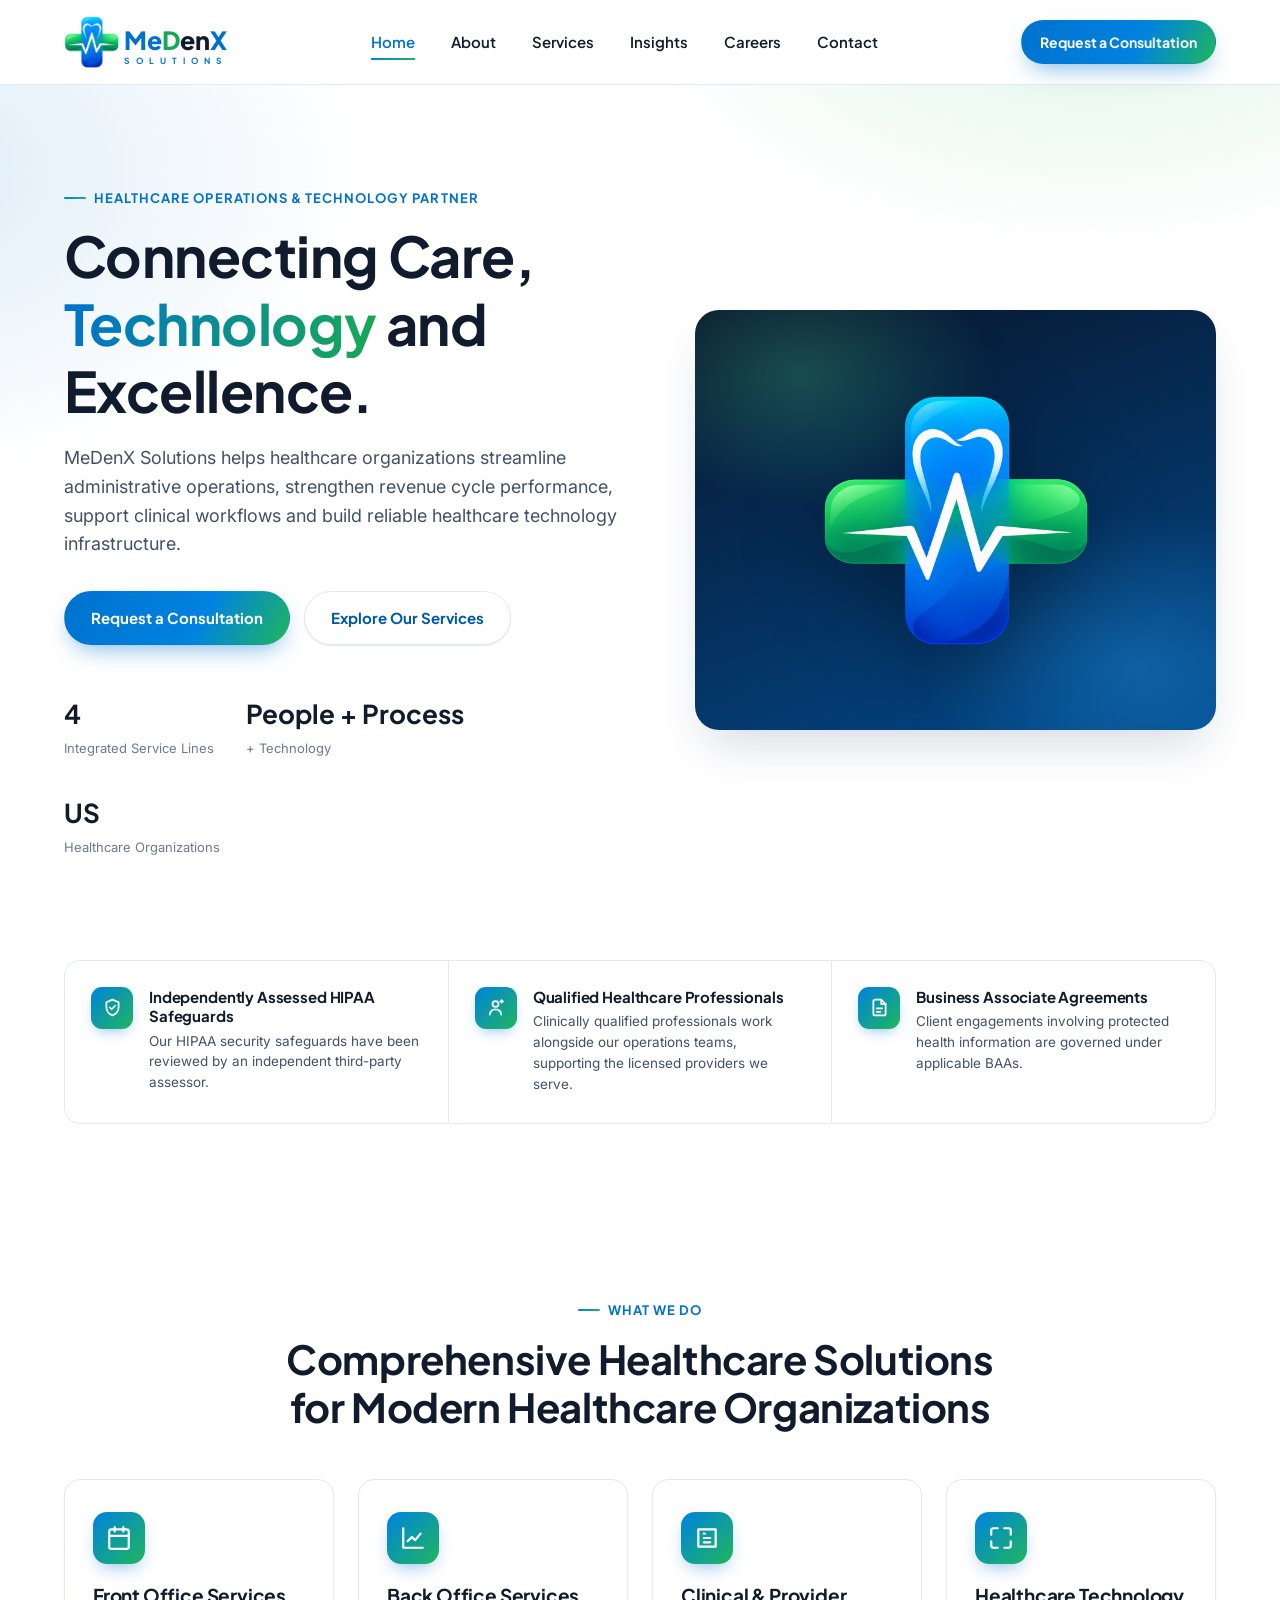
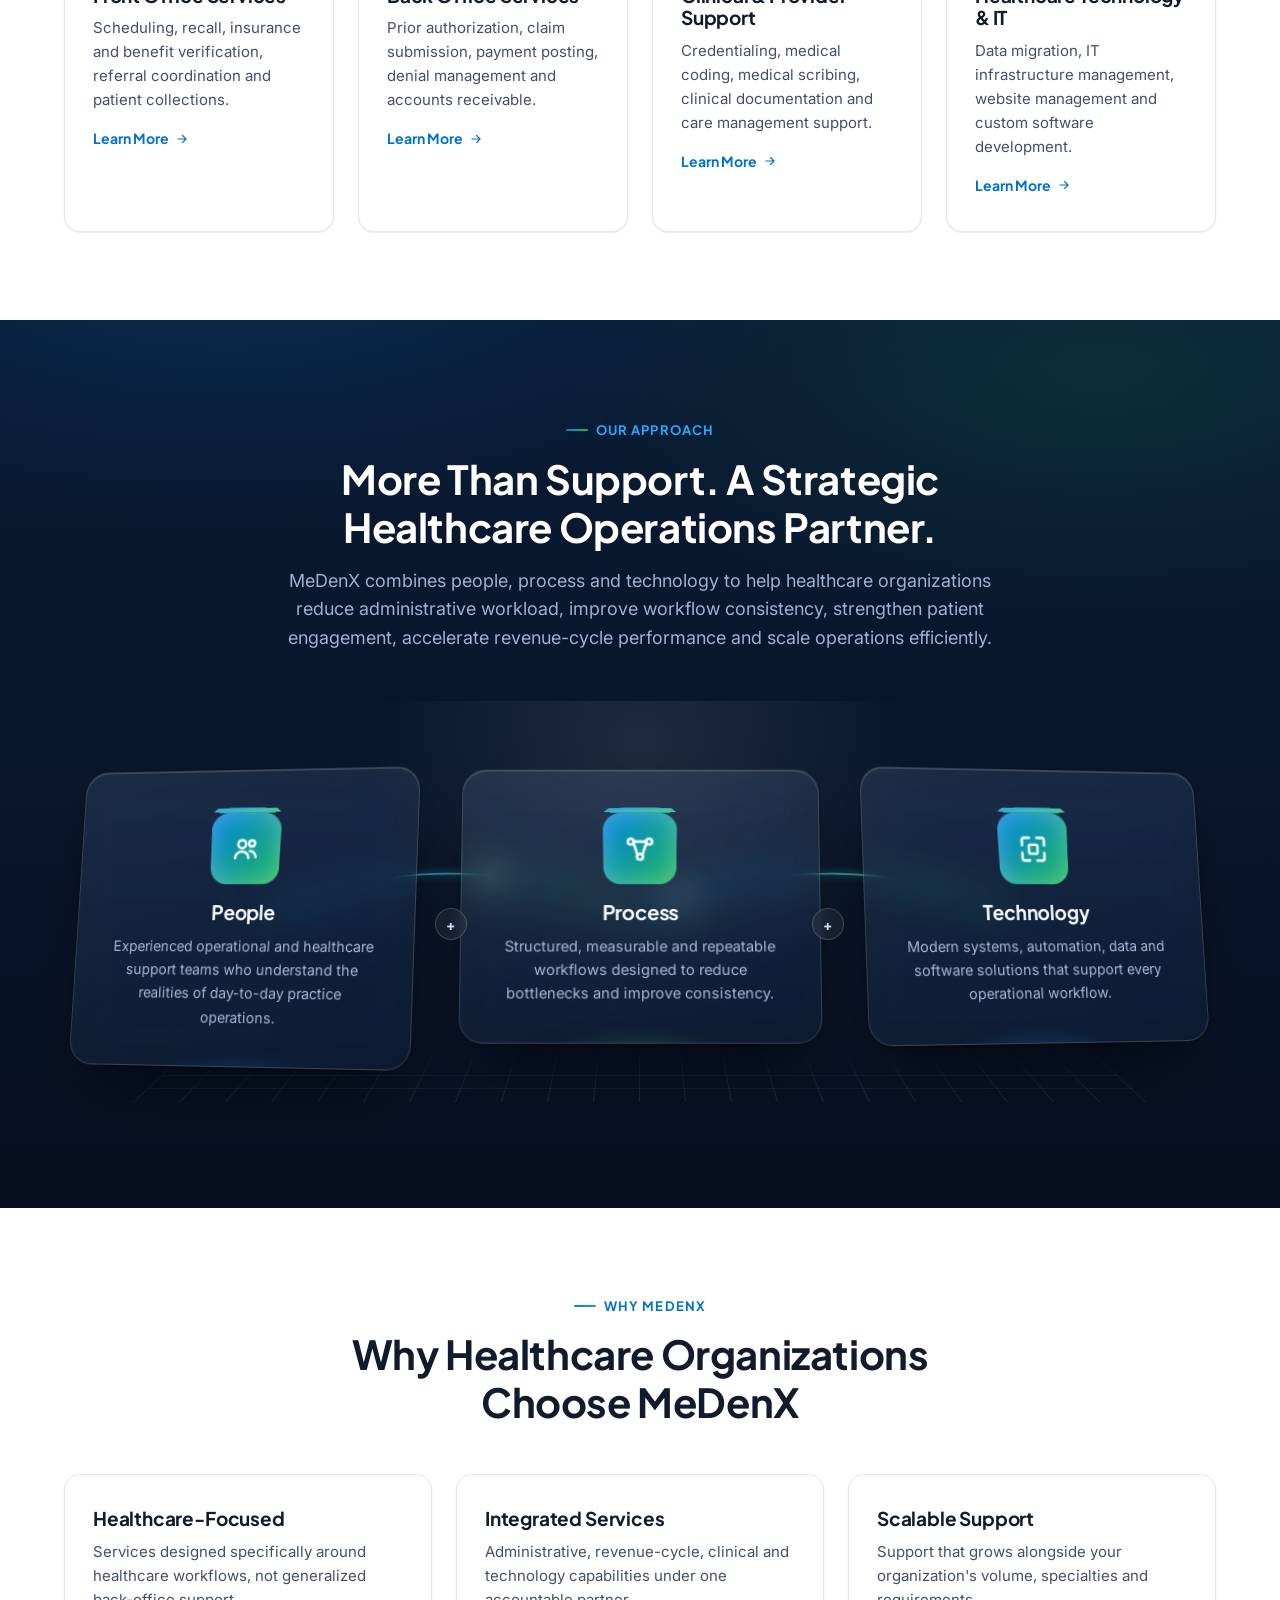
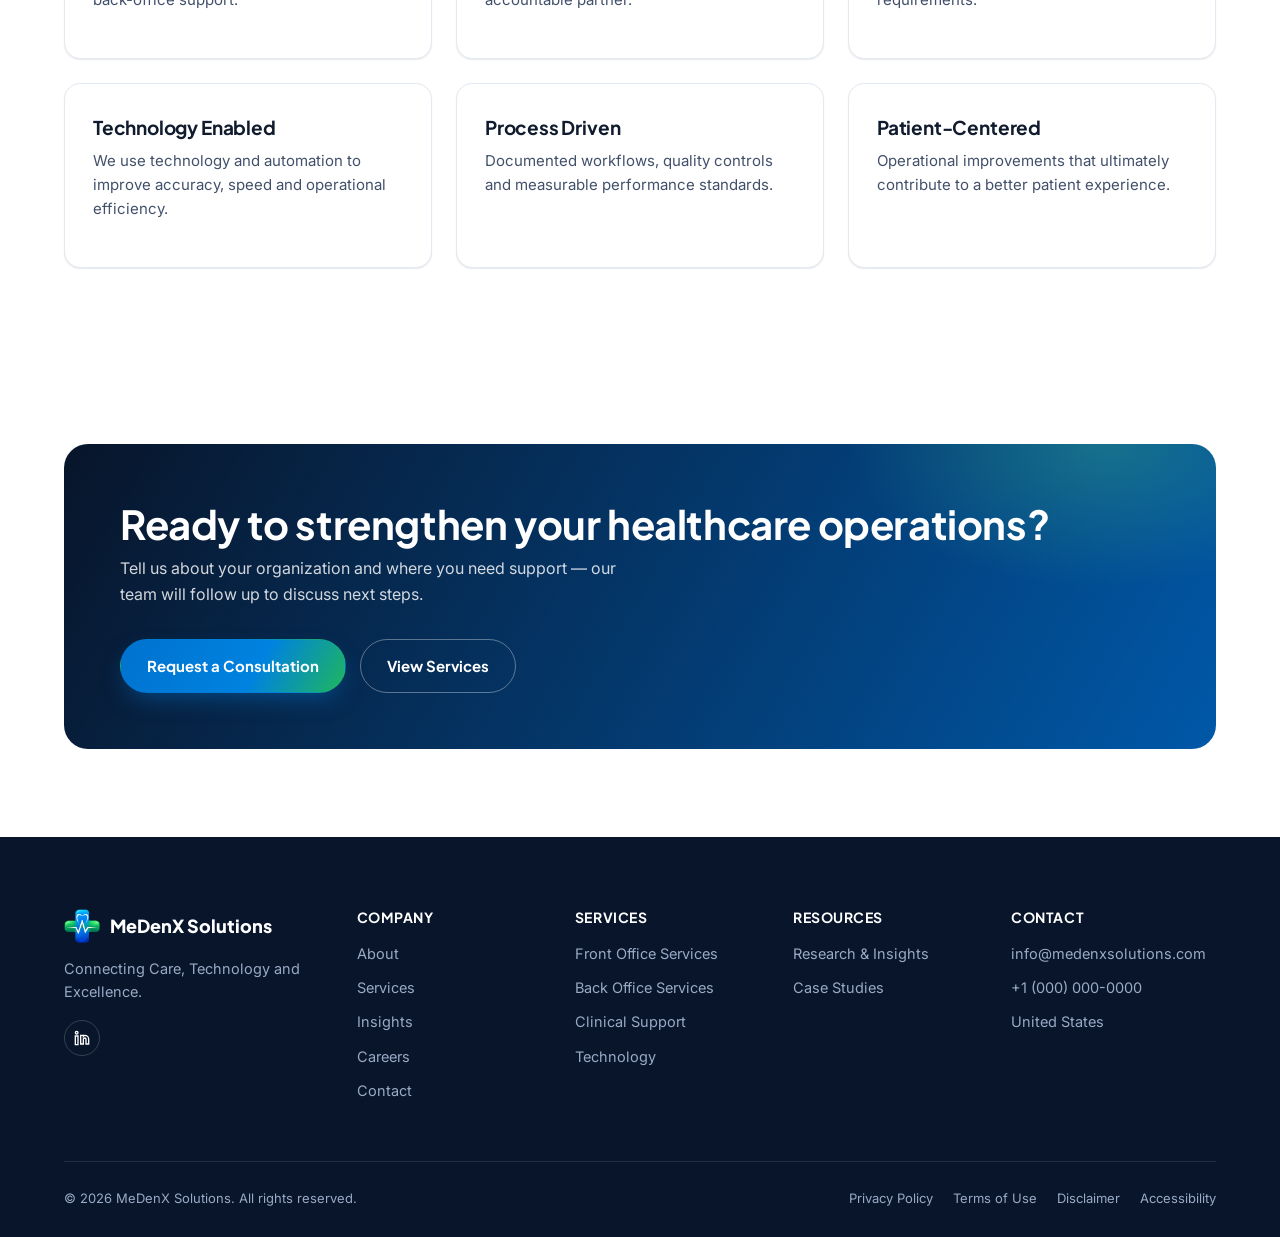
<file: index.html>
<!DOCTYPE html>
<html lang="en">
<head>
<meta charset="UTF-8">
<meta name="viewport" content="width=device-width, initial-scale=1.0">
<title>MeDenX Solutions | Healthcare Operations, Revenue Cycle &amp; Technology Partner</title>
<meta name="description" content="MeDenX Solutions helps healthcare organizations streamline administrative operations, strengthen revenue cycle performance, support clinical workflows and build reliable healthcare technology infrastructure.">
<link rel="canonical" href="https://medenxsolutions.com/">
<meta property="og:type" content="website">
<meta property="og:title" content="MeDenX Solutions | Healthcare Operations, Revenue Cycle &amp; Technology Partner">
<meta property="og:description" content="MeDenX Solutions helps healthcare organizations streamline administrative operations, strengthen revenue cycle performance, support clinical workflows and build reliable healthcare technology infrastructure.">
<meta property="og:url" content="https://medenxsolutions.com/">
<meta property="og:image" content="https://medenxsolutions.com/assets/img/medenx-icon-lg.png">
<meta property="og:site_name" content="MeDenX Solutions">
<meta name="twitter:card" content="summary_large_image">
<meta name="twitter:title" content="MeDenX Solutions | Healthcare Operations, Revenue Cycle &amp; Technology Partner">
<meta name="twitter:description" content="MeDenX Solutions helps healthcare organizations streamline administrative operations, strengthen revenue cycle performance, support clinical workflows and build reliable healthcare technology infrastructure.">
<meta name="twitter:image" content="https://medenxsolutions.com/assets/img/medenx-icon-lg.png">
<link rel="icon" type="image/png" href="assets/img/favicon.png">
<link rel="stylesheet" href="assets/css/style.css">
</head>
<body>

<!-- BUILD:HEADER -->
<a href="#main-content" class="skip-link">Skip to main content</a>
<header class="site-header">
  <div class="container nav-wrap">
    <a href="index.html" class="brand">
      <img src="assets/img/medenx-icon-sm.png" alt="MeDenX Solutions icon">
      <span class="brand-text">
        <span class="brand-word"><span class="c-blue">Me</span><span class="c-green">D</span><span class="c-ink">en</span><span class="c-blue">X</span></span>
        <span class="brand-sub">SOLUTIONS</span>
      </span>
    </a>
    <nav class="nav-links" id="primary-nav" aria-label="Primary">
      <a href="index.html" class="active">Home</a>
      <a href="about.html">About</a>
      <a href="services.html">Services</a>
      <a href="insights.html">Insights</a>
      <a href="careers.html">Careers</a>
      <a href="contact.html">Contact</a>
    </nav>
    <div class="nav-actions">
      <a href="contact.html" class="btn btn-primary btn-sm">Request a Consultation</a>
      <button class="nav-toggle" type="button" aria-label="Toggle navigation" aria-controls="primary-nav" aria-expanded="false"><span></span></button>
    </div>
  </div>
</header>
<!-- /BUILD:HEADER -->

<main id="main-content">

<!-- HERO -->
<section class="hero">
  <div class="container hero-grid">
    <div>
      <div class="eyebrow">Healthcare Operations &amp; Technology Partner</div>
      <h1>Connecting Care, <span class="grad-text">Technology</span> and Excellence.</h1>
      <p class="lead">MeDenX Solutions helps healthcare organizations streamline administrative operations, strengthen revenue cycle performance, support clinical workflows and build reliable healthcare technology infrastructure.</p>
      <div class="hero-actions">
        <a href="contact.html" class="btn btn-primary">Request a Consultation</a>
        <a href="services.html" class="btn btn-secondary">Explore Our Services</a>
      </div>
      <div class="hero-stats">
        <div class="stat"><b>4</b><span>Integrated Service Lines</span></div>
        <div class="stat"><b>People + Process</b><span>+ Technology</span></div>
        <div class="stat"><b>US</b><span>Healthcare Organizations</span></div>
      </div>
    </div>
    <div class="hero-visual">
      <img src="assets/img/medenx-icon-lg.png" alt="MeDenX healthcare technology icon">
    </div>
  </div>
</section>

<!-- TRUST / CREDENTIALS
     Each item below must correspond to a verified, supportable claim.
     Confirmed by the company: (1) HIPAA safeguards reviewed by an independent
     third-party assessor, (2) clinically qualified professionals work
     internally alongside operations teams, (3) BAAs govern client engagements
     involving PHI (also stated in privacy.html).
     Do not add an item here without equivalent verification. -->
<section style="padding-top:0;">
  <div class="container">
    <div class="credentials">
      <div class="credential">
        <div class="credential-icon" aria-hidden="true">
          <svg viewBox="0 0 24 24" fill="none" stroke-width="2" stroke-linecap="round" stroke-linejoin="round"><path d="M12 3l7 3v5.5c0 4.3-3 8.2-7 9.5-4-1.3-7-5.2-7-9.5V6l7-3Z"/><path d="m9 12 2 2 4-4"/></svg>
        </div>
        <div>
          <h3>Independently Assessed HIPAA Safeguards</h3>
          <p>Our HIPAA security safeguards have been reviewed by an independent third-party assessor.</p>
        </div>
      </div>
      <div class="credential">
        <div class="credential-icon" aria-hidden="true">
          <svg viewBox="0 0 24 24" fill="none" stroke-width="2" stroke-linecap="round" stroke-linejoin="round"><circle cx="12" cy="8" r="3.4"/><path d="M5.5 20c0-3.4 2.9-6 6.5-6s6.5 2.6 6.5 6"/><path d="M19 3.5v3M17.5 5h3"/></svg>
        </div>
        <div>
          <h3>Qualified Healthcare Professionals</h3>
          <p>Clinically qualified professionals work alongside our operations teams, supporting the licensed providers we serve.</p>
        </div>
      </div>
      <div class="credential">
        <div class="credential-icon" aria-hidden="true">
          <svg viewBox="0 0 24 24" fill="none" stroke-width="2" stroke-linecap="round" stroke-linejoin="round"><path d="M14 3H7a2 2 0 0 0-2 2v14a2 2 0 0 0 2 2h10a2 2 0 0 0 2-2V8l-5-5Z"/><path d="M14 3v5h5M9 13h6M9 17h4"/></svg>
        </div>
        <div>
          <h3>Business Associate Agreements</h3>
          <p>Client engagements involving protected health information are governed under applicable BAAs.</p>
        </div>
      </div>
    </div>
  </div>
</section>

<!-- WHAT WE DO -->
<section>
  <div class="container">
    <div class="section-head center">
      <div class="eyebrow" style="justify-content:center;display:flex;">What We Do</div>
      <h2>Comprehensive Healthcare Solutions for Modern Healthcare Organizations</h2>
    </div>
    <div class="grid-4">
      <div class="card">
        <div class="icon-tile"><svg viewBox="0 0 24 24" fill="none" stroke-width="2" stroke-linecap="round" stroke-linejoin="round"><path d="M8 2v4M16 2v4M3 10h18M5 4h14a2 2 0 0 1 2 2v14a2 2 0 0 1-2 2H5a2 2 0 0 1-2-2V6a2 2 0 0 1 2-2Z"/></svg></div>
        <h3>Front Office Services</h3>
        <p>Scheduling, recall, insurance and benefit verification, referral coordination and patient collections.</p>
        <a href="services.html#patient-access" class="card-link">Learn More
          <svg viewBox="0 0 24 24" fill="none" stroke="currentColor" stroke-width="2" stroke-linecap="round"><path d="M5 12h14M13 6l6 6-6 6"/></svg>
        </a>
      </div>
      <div class="card">
        <div class="icon-tile"><svg viewBox="0 0 24 24" fill="none" stroke-width="2" stroke-linecap="round" stroke-linejoin="round"><path d="M3 3v18h18M7 15l4-4 3 3 5-6"/></svg></div>
        <h3>Back Office Services</h3>
        <p>Prior authorization, claim submission, payment posting, denial management and accounts receivable.</p>
        <a href="services.html#revenue-cycle" class="card-link">Learn More
          <svg viewBox="0 0 24 24" fill="none" stroke="currentColor" stroke-width="2" stroke-linecap="round"><path d="M5 12h14M13 6l6 6-6 6"/></svg>
        </a>
      </div>
      <div class="card">
        <div class="icon-tile"><svg viewBox="0 0 24 24" fill="none" stroke-width="2" stroke-linecap="round" stroke-linejoin="round"><path d="M9 12h6M9 16h6M9 8h1M4 4h16v16H4z"/></svg></div>
        <h3>Clinical &amp; Provider Support</h3>
        <p>Credentialing, medical coding, medical scribing, clinical documentation and care management support.</p>
        <a href="services.html#clinical-support" class="card-link">Learn More
          <svg viewBox="0 0 24 24" fill="none" stroke="currentColor" stroke-width="2" stroke-linecap="round"><path d="M5 12h14M13 6l6 6-6 6"/></svg>
        </a>
      </div>
      <div class="card">
        <div class="icon-tile"><svg viewBox="0 0 24 24" fill="none" stroke-width="2" stroke-linecap="round" stroke-linejoin="round"><path d="M9 3H5a2 2 0 0 0-2 2v4m18 0V5a2 2 0 0 0-2-2h-4m0 18h4a2 2 0 0 0 2-2v-4M3 15v4a2 2 0 0 0 2 2h4"/></svg></div>
        <h3>Healthcare Technology &amp; IT</h3>
        <p>Data migration, IT infrastructure management, website management and custom software development.</p>
        <a href="services.html#technology" class="card-link">Learn More
          <svg viewBox="0 0 24 24" fill="none" stroke="currentColor" stroke-width="2" stroke-linecap="round"><path d="M5 12h14M13 6l6 6-6 6"/></svg>
        </a>
      </div>
    </div>
  </div>
</section>

<!-- VALUE PROPOSITION -->
<section class="section-navy p3d-section">
  <div class="container">
    <div class="section-head center">
      <div class="eyebrow" style="justify-content:center;display:flex;">Our Approach</div>
      <h2>More Than Support. A Strategic Healthcare Operations Partner.</h2>
      <p class="lead">MeDenX combines people, process and technology to help healthcare organizations reduce administrative workload, improve workflow consistency, strengthen patient engagement, accelerate revenue-cycle performance and scale operations efficiently.</p>
    </div>

    <div class="p3d-stage-wrap" id="p3dStageWrap">
      <canvas class="p3d-canvas" id="p3dCanvas" aria-hidden="true"></canvas>
      <div class="p3d-spotlight" id="p3dSpotlight" aria-hidden="true"></div>
      <div class="p3d-floor" aria-hidden="true"></div>

      <div class="p3d-stage" id="p3dStage">
        <svg class="p3d-links" viewBox="0 0 1000 290" preserveAspectRatio="none">
          <defs>
            <linearGradient id="p3dLinkGrad" x1="0%" y1="0%" x2="100%" y2="0%">
              <stop offset="0%" stop-color="#29A9FF"/>
              <stop offset="100%" stop-color="#4CD888"/>
            </linearGradient>
          </defs>
          <path d="M180,150 C 280,108 380,108 495,150" class="glow" />
          <path id="linkPath1" d="M180,150 C 280,108 380,108 495,150" />
          <path d="M180,150 C 280,108 380,108 495,150" class="pulse" />
          <path d="M505,150 C 620,108 720,108 820,150" class="glow" />
          <path id="linkPath2" d="M505,150 C 620,108 720,108 820,150" />
          <path d="M505,150 C 620,108 720,108 820,150" class="pulse" />

          <circle class="p3d-particle-dot" r="4" fill="#ffffff">
            <animateMotion dur="3s" repeatCount="indefinite" rotate="auto">
              <mpath href="#linkPath1"/>
            </animateMotion>
          </circle>
          <circle class="p3d-particle-dot" r="4" fill="#ffffff">
            <animateMotion dur="3s" begin="1.5s" repeatCount="indefinite" rotate="auto">
              <mpath href="#linkPath2"/>
            </animateMotion>
          </circle>
        </svg>

        <span class="p3d-plus" style="left:33.3%;">+</span>
        <span class="p3d-plus" style="left:66.6%;">+</span>

        <div class="p3d-card" data-pillar="people" style="--tilt:-9deg;">
          <div class="p3d-float">
            <div class="p3d-card-inner">
              <div class="p3d-cube-wrap">
                <div class="p3d-cube">
                  <div class="face front"><svg viewBox="0 0 24 24" fill="none" stroke-width="2" stroke-linecap="round" stroke-linejoin="round"><circle cx="9" cy="8" r="3.2"/><path d="M3.5 19c0-3 2.5-5.2 5.5-5.2s5.5 2.2 5.5 5.2"/><circle cx="17" cy="7.5" r="2.4"/><path d="M15.5 13.4c2.6.4 4.5 2.3 4.9 4.9"/></svg></div>
                  <div class="face back"><svg viewBox="0 0 24 24" fill="none" stroke-width="2" stroke-linecap="round" stroke-linejoin="round"><circle cx="9" cy="8" r="3.2"/><path d="M3.5 19c0-3 2.5-5.2 5.5-5.2s5.5 2.2 5.5 5.2"/><circle cx="17" cy="7.5" r="2.4"/><path d="M15.5 13.4c2.6.4 4.5 2.3 4.9 4.9"/></svg></div>
                  <div class="face right"></div>
                  <div class="face left"></div>
                  <div class="face top"></div>
                  <div class="face bottom"></div>
                </div>
              </div>
              <h3>People</h3>
              <p>Experienced operational and healthcare support teams who understand the realities of day-to-day practice operations.</p>
            </div>
          </div>
        </div>

        <div class="p3d-card" data-pillar="process" style="--tilt:0deg;">
          <div class="p3d-float">
            <div class="p3d-card-inner">
              <div class="p3d-cube-wrap">
                <div class="p3d-cube">
                  <div class="face front"><svg viewBox="0 0 24 24" fill="none" stroke-width="2" stroke-linecap="round" stroke-linejoin="round"><circle cx="5" cy="6" r="2.3"/><circle cx="19" cy="6" r="2.3"/><circle cx="12" cy="18" r="2.3"/><path d="M7.1 7.1 10 16M16.9 7.1 14 16M7.3 6h9.4"/></svg></div>
                  <div class="face back"><svg viewBox="0 0 24 24" fill="none" stroke-width="2" stroke-linecap="round" stroke-linejoin="round"><circle cx="5" cy="6" r="2.3"/><circle cx="19" cy="6" r="2.3"/><circle cx="12" cy="18" r="2.3"/><path d="M7.1 7.1 10 16M16.9 7.1 14 16M7.3 6h9.4"/></svg></div>
                  <div class="face right"></div>
                  <div class="face left"></div>
                  <div class="face top"></div>
                  <div class="face bottom"></div>
                </div>
              </div>
              <h3>Process</h3>
              <p>Structured, measurable and repeatable workflows designed to reduce bottlenecks and improve consistency.</p>
            </div>
          </div>
        </div>

        <div class="p3d-card" data-pillar="technology" style="--tilt:9deg;">
          <div class="p3d-float">
            <div class="p3d-card-inner">
              <div class="p3d-cube-wrap">
                <div class="p3d-cube">
                  <div class="face front"><svg viewBox="0 0 24 24" fill="none" stroke-width="2" stroke-linecap="round" stroke-linejoin="round"><path d="M9 3H5a2 2 0 0 0-2 2v4m18 0V5a2 2 0 0 0-2-2h-4m0 18h4a2 2 0 0 0 2-2v-4M3 15v4a2 2 0 0 0 2 2h4"/><rect x="8.5" y="8.5" width="7" height="7" rx="1.4"/></svg></div>
                  <div class="face back"><svg viewBox="0 0 24 24" fill="none" stroke-width="2" stroke-linecap="round" stroke-linejoin="round"><path d="M9 3H5a2 2 0 0 0-2 2v4m18 0V5a2 2 0 0 0-2-2h-4m0 18h4a2 2 0 0 0 2-2v-4M3 15v4a2 2 0 0 0 2 2h4"/><rect x="8.5" y="8.5" width="7" height="7" rx="1.4"/></svg></div>
                  <div class="face right"></div>
                  <div class="face left"></div>
                  <div class="face top"></div>
                  <div class="face bottom"></div>
                </div>
              </div>
              <h3>Technology</h3>
              <p>Modern systems, automation, data and software solutions that support every operational workflow.</p>
            </div>
          </div>
        </div>
      </div>
    </div>
  </div>
</section>

<!-- WHY MEDENX -->
<section>
  <div class="container">
    <div class="section-head center">
      <div class="eyebrow" style="justify-content:center;display:flex;">Why MeDenX</div>
      <h2>Why Healthcare Organizations Choose MeDenX</h2>
    </div>
    <div class="grid-3">
      <div class="card">
        <h3>Healthcare-Focused</h3>
        <p>Services designed specifically around healthcare workflows, not generalized back-office support.</p>
      </div>
      <div class="card">
        <h3>Integrated Services</h3>
        <p>Administrative, revenue-cycle, clinical and technology capabilities under one accountable partner.</p>
      </div>
      <div class="card">
        <h3>Scalable Support</h3>
        <p>Support that grows alongside your organization's volume, specialties and requirements.</p>
      </div>
      <div class="card">
        <h3>Technology Enabled</h3>
        <p>We use technology and automation to improve accuracy, speed and operational efficiency.</p>
      </div>
      <div class="card">
        <h3>Process Driven</h3>
        <p>Documented workflows, quality controls and measurable performance standards.</p>
      </div>
      <div class="card">
        <h3>Patient-Centered</h3>
        <p>Operational improvements that ultimately contribute to a better patient experience.</p>
      </div>
    </div>
  </div>
</section>

<!-- CTA -->
<section>
  <div class="container">
    <div class="cta-banner">
      <div class="cta-content">
        <h2>Ready to strengthen your healthcare operations?</h2>
        <p>Tell us about your organization and where you need support — our team will follow up to discuss next steps.</p>
      </div>
      <div class="cta-actions">
        <a href="contact.html" class="btn btn-primary">Request a Consultation</a>
        <a href="services.html" class="btn btn-ghost-light">View Services</a>
      </div>
    </div>
  </div>
</section>

</main>

<!-- BUILD:FOOTER -->
<footer class="site-footer">
  <div class="container">
    <div class="footer-top">
      <div class="footer-col">
        <div class="footer-brand">
          <img src="assets/img/medenx-icon-sm.png" alt="MeDenX Solutions">
          <span>MeDenX Solutions</span>
        </div>
        <p style="font-size:14.5px;max-width:260px;">Connecting Care, Technology and Excellence.</p>
        <div class="social-row">
          <a href="#" aria-label="LinkedIn"><svg viewBox="0 0 24 24" fill="none" stroke="currentColor" stroke-width="2"><path d="M16 8a6 6 0 0 1 6 6v7h-4v-7a2 2 0 0 0-4 0v7h-4V8h4v1.5A5.99 5.99 0 0 1 16 8ZM2 9h4v13H2zM4 6a2 2 0 1 0 0-4 2 2 0 0 0 0 4Z"/></svg></a>
        </div>
      </div>
      <div class="footer-col">
        <h4>Company</h4>
        <ul>
          <li><a href="about.html">About</a></li>
          <li><a href="services.html">Services</a></li>
          <li><a href="insights.html">Insights</a></li>
          <li><a href="careers.html">Careers</a></li>
          <li><a href="contact.html">Contact</a></li>
        </ul>
      </div>
      <div class="footer-col">
        <h4>Services</h4>
        <ul>
          <li><a href="services.html#patient-access">Front Office Services</a></li>
          <li><a href="services.html#revenue-cycle">Back Office Services</a></li>
          <li><a href="services.html#clinical-support">Clinical Support</a></li>
          <li><a href="services.html#technology">Technology</a></li>
        </ul>
      </div>
      <div class="footer-col">
        <h4>Resources</h4>
        <ul>
          <li><a href="insights.html">Research &amp; Insights</a></li>
          <li><a href="case-studies.html">Case Studies</a></li>
        </ul>
      </div>
      <div class="footer-col">
        <h4>Contact</h4>
        <ul>
          <li>info@medenxsolutions.com</li>
          <li>+1 (000) 000-0000</li>
          <li>United States</li>
        </ul>
      </div>
    </div>
    <div class="footer-bottom">
      <span>&copy; <span id="copyright-year">2026</span> MeDenX Solutions. All rights reserved.</span>
      <div class="footer-legal">
        <a href="privacy.html">Privacy Policy</a>
        <a href="terms.html">Terms of Use</a>
        <a href="disclaimer.html">Disclaimer</a>
        <a href="accessibility.html">Accessibility</a>
      </div>
    </div>
  </div>
</footer>
<!-- /BUILD:FOOTER -->

<script src="assets/js/main.js"></script>
<script src="assets/js/pillars-3d.js"></script>
</body>
</html>
</file>
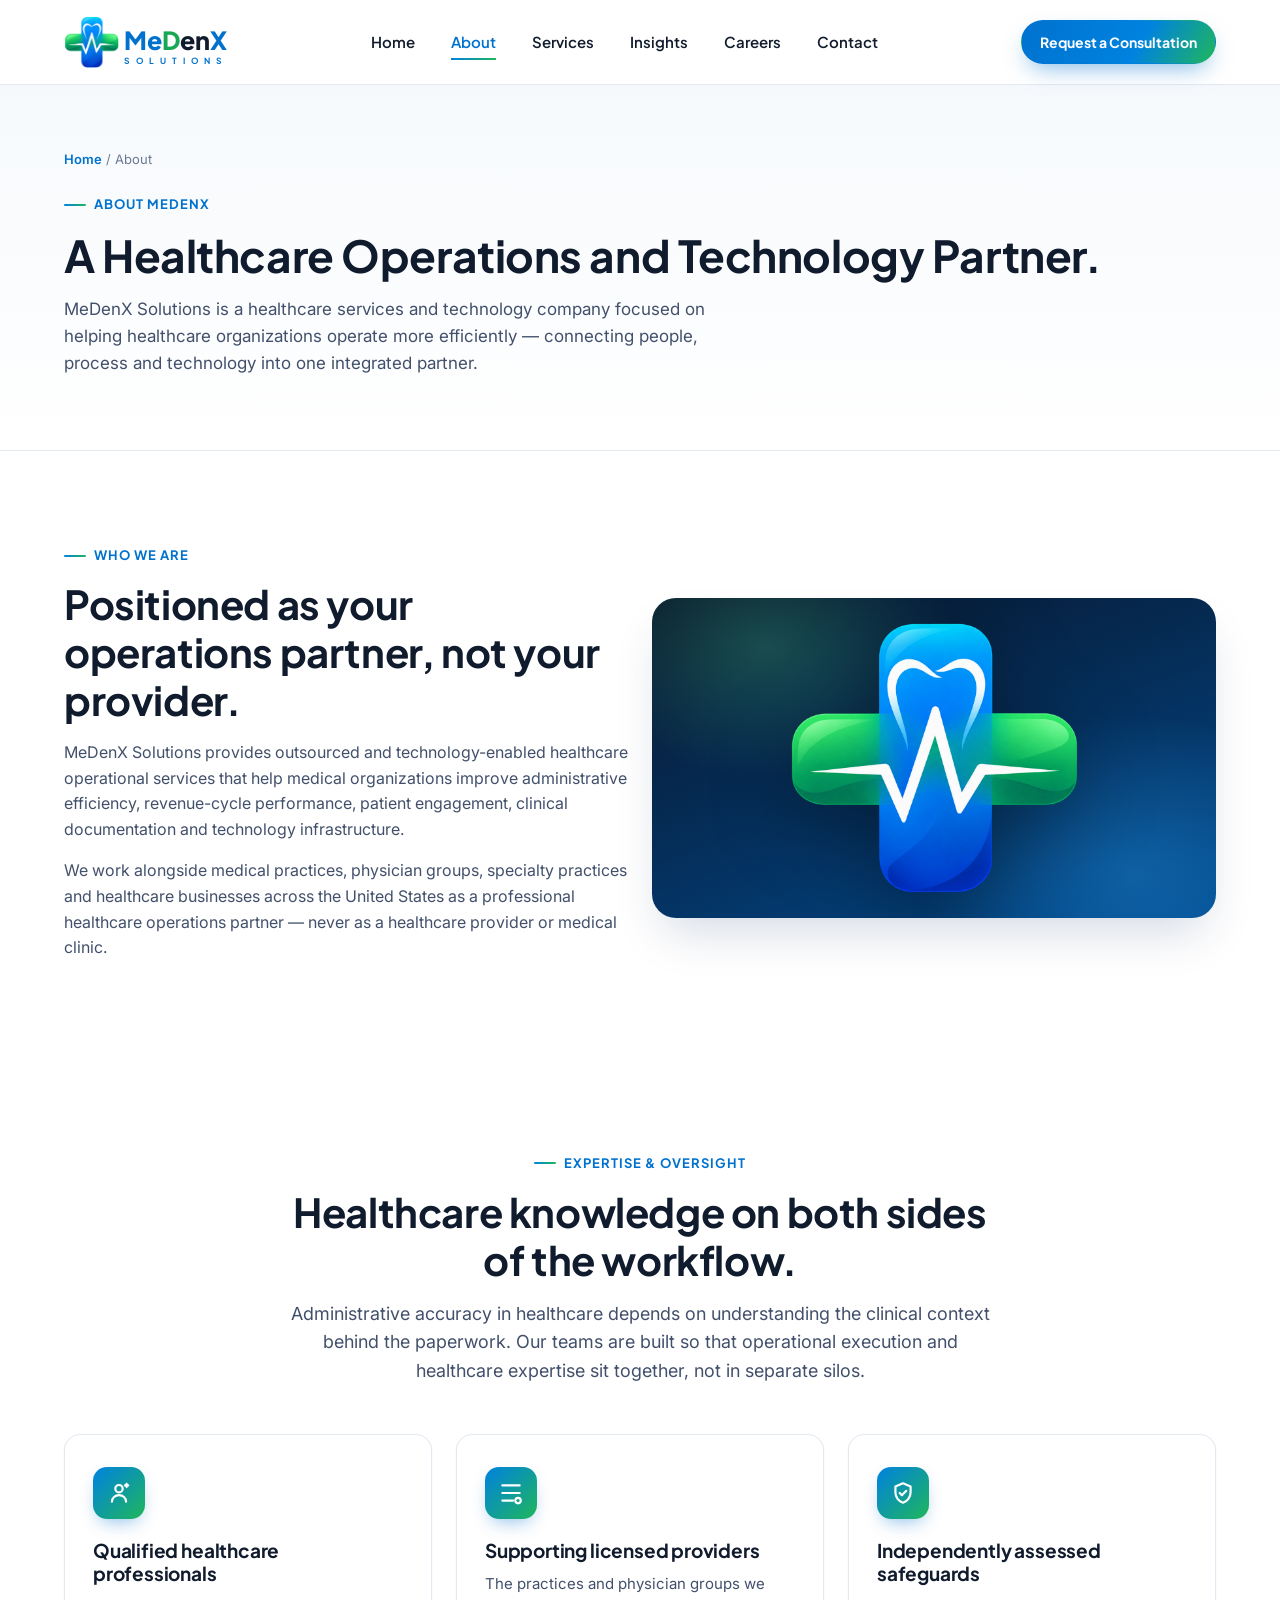
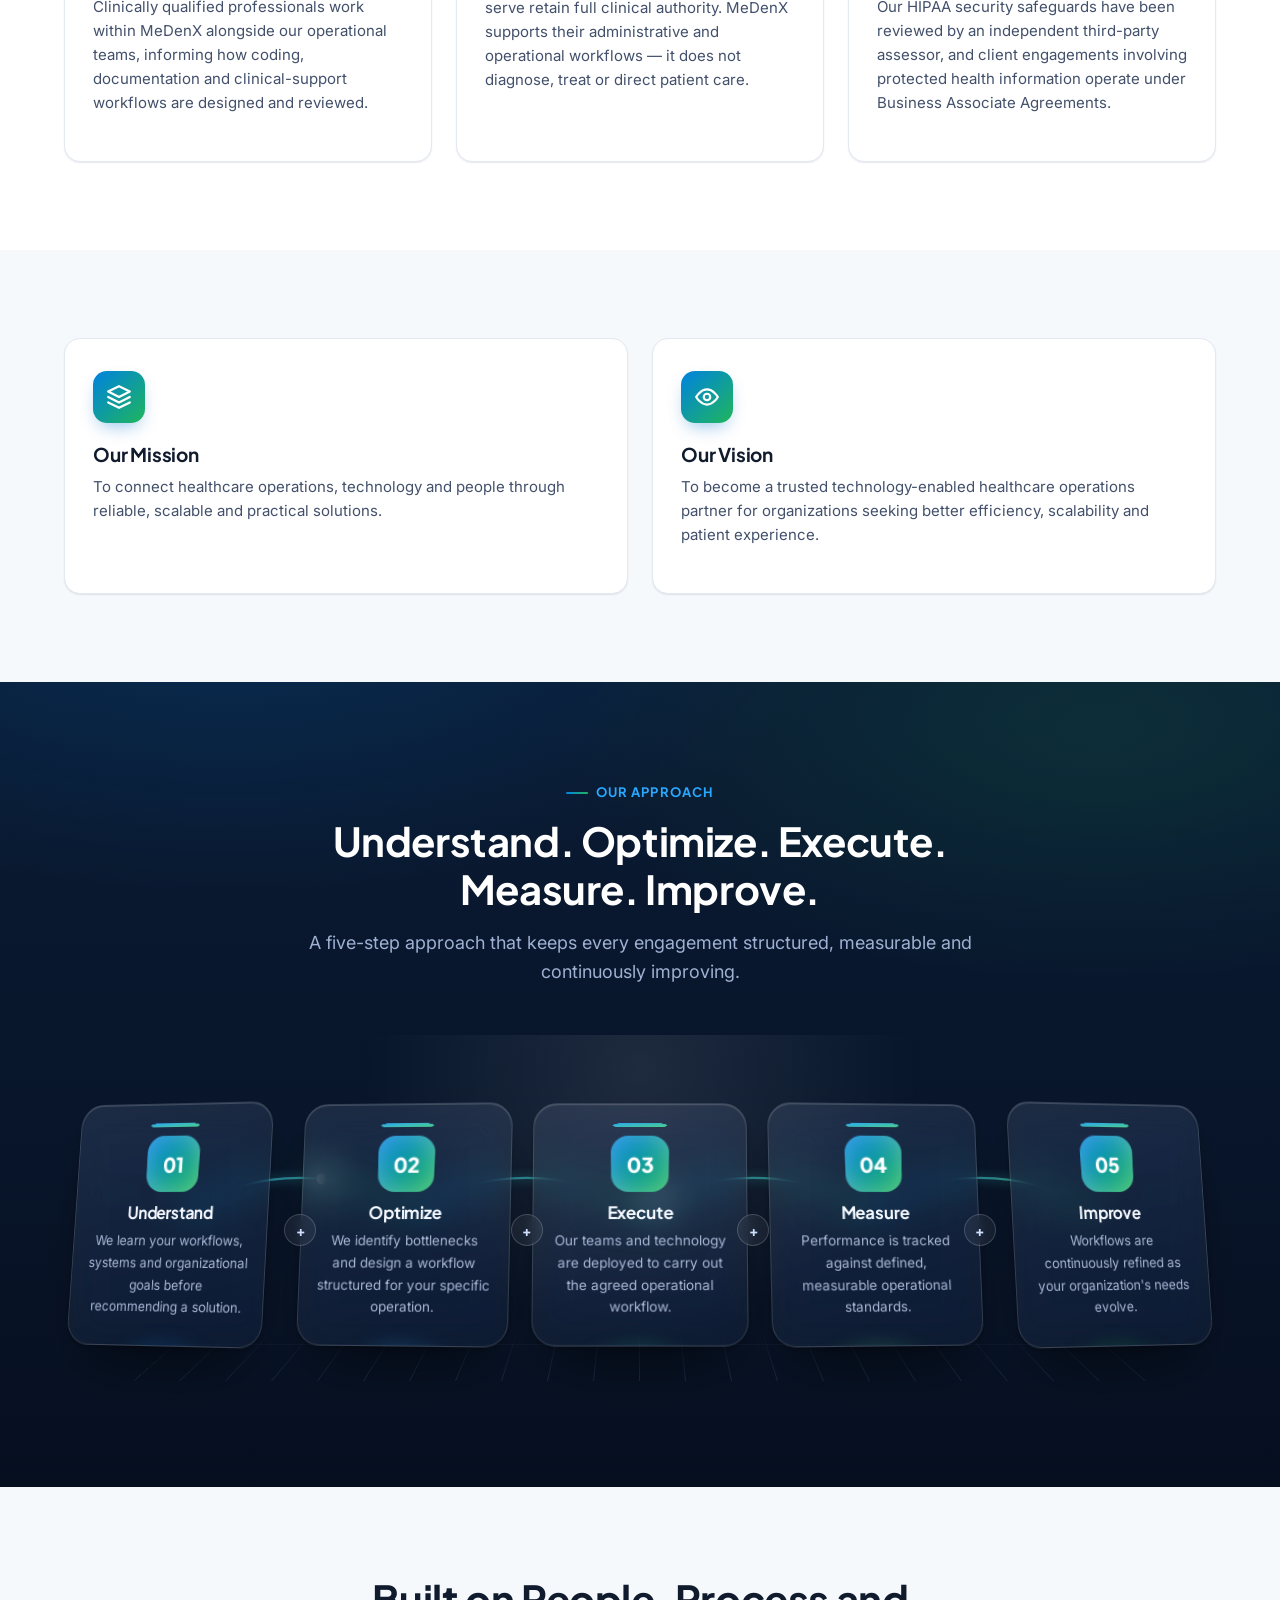
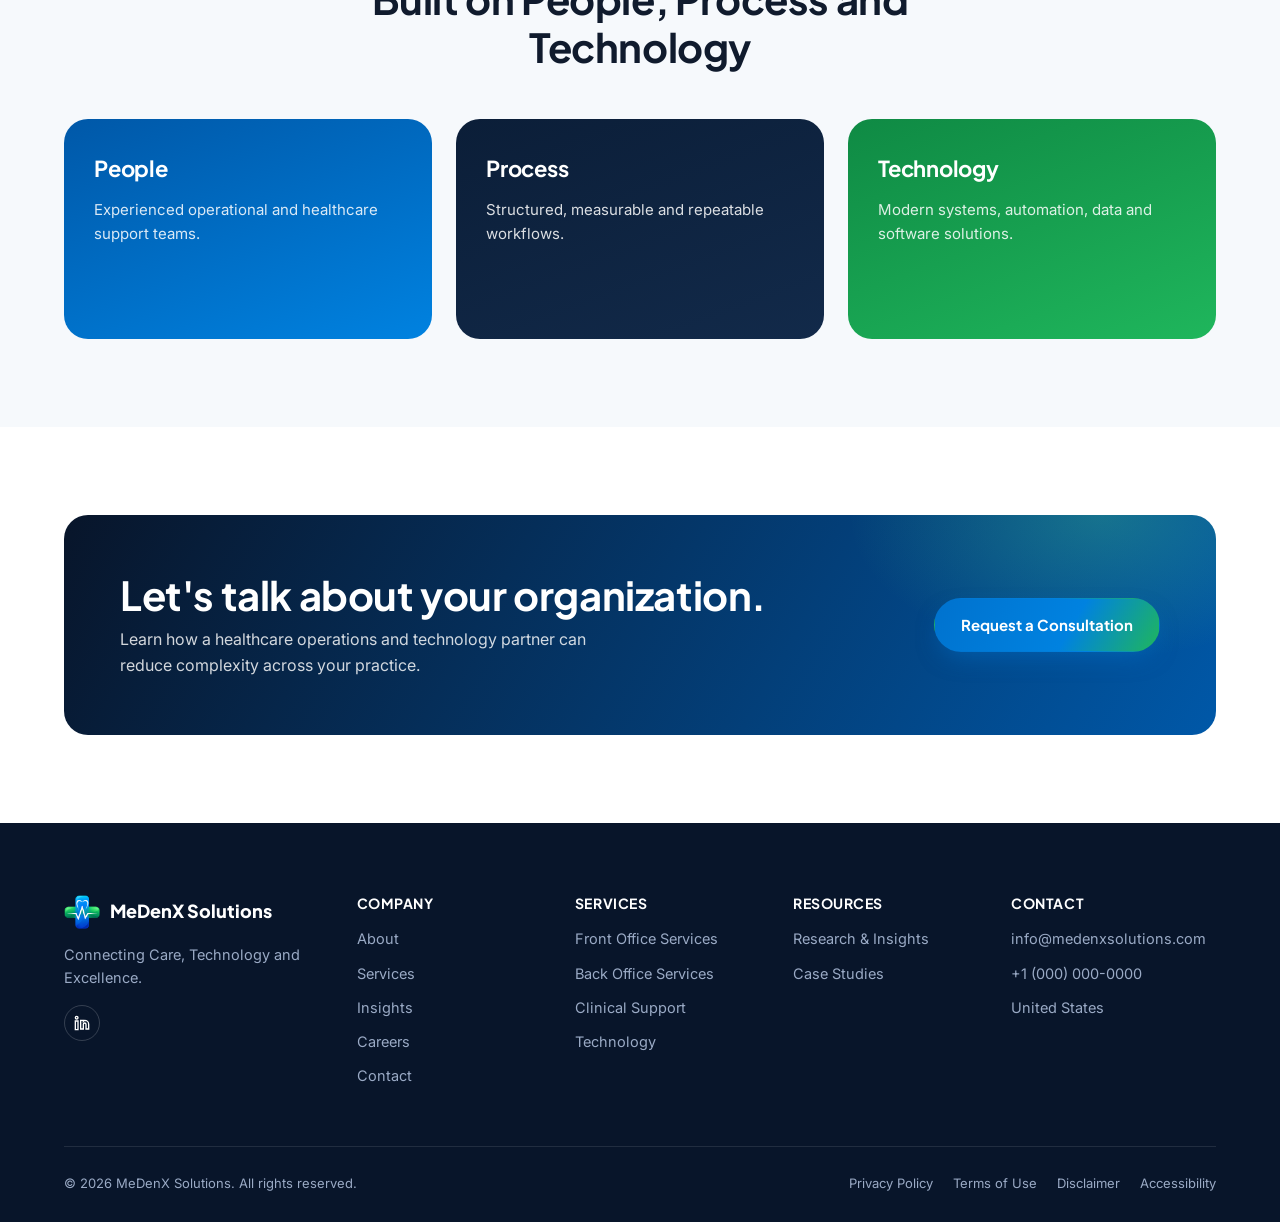
<file: about.html>
<!DOCTYPE html>
<html lang="en">
<head>
<meta charset="UTF-8">
<meta name="viewport" content="width=device-width, initial-scale=1.0">
<title>About MeDenX Solutions | Healthcare Operations &amp; Technology Partner</title>
<meta name="description" content="MeDenX Solutions is a healthcare services and technology company focused on helping healthcare organizations operate more efficiently.">
<link rel="canonical" href="https://medenxsolutions.com/about.html">
<meta property="og:type" content="website">
<meta property="og:title" content="About MeDenX Solutions | Healthcare Operations &amp; Technology Partner">
<meta property="og:description" content="MeDenX Solutions is a healthcare services and technology company focused on helping healthcare organizations operate more efficiently.">
<meta property="og:url" content="https://medenxsolutions.com/about.html">
<meta property="og:image" content="https://medenxsolutions.com/assets/img/medenx-icon-lg.png">
<meta property="og:site_name" content="MeDenX Solutions">
<meta name="twitter:card" content="summary_large_image">
<meta name="twitter:title" content="About MeDenX Solutions | Healthcare Operations &amp; Technology Partner">
<meta name="twitter:description" content="MeDenX Solutions is a healthcare services and technology company focused on helping healthcare organizations operate more efficiently.">
<meta name="twitter:image" content="https://medenxsolutions.com/assets/img/medenx-icon-lg.png">
<link rel="icon" type="image/png" href="assets/img/favicon.png">
<link rel="stylesheet" href="assets/css/style.css">
</head>
<body>

<!-- BUILD:HEADER -->
<a href="#main-content" class="skip-link">Skip to main content</a>
<header class="site-header">
  <div class="container nav-wrap">
    <a href="index.html" class="brand">
      <img src="assets/img/medenx-icon-sm.png" alt="MeDenX Solutions icon">
      <span class="brand-text">
        <span class="brand-word"><span class="c-blue">Me</span><span class="c-green">D</span><span class="c-ink">en</span><span class="c-blue">X</span></span>
        <span class="brand-sub">SOLUTIONS</span>
      </span>
    </a>
    <nav class="nav-links" id="primary-nav" aria-label="Primary">
      <a href="index.html">Home</a>
      <a href="about.html" class="active">About</a>
      <a href="services.html">Services</a>
      <a href="insights.html">Insights</a>
      <a href="careers.html">Careers</a>
      <a href="contact.html">Contact</a>
    </nav>
    <div class="nav-actions">
      <a href="contact.html" class="btn btn-primary btn-sm">Request a Consultation</a>
      <button class="nav-toggle" type="button" aria-label="Toggle navigation" aria-controls="primary-nav" aria-expanded="false"><span></span></button>
    </div>
  </div>
</header>
<!-- /BUILD:HEADER -->

<main id="main-content">

<section class="page-hero">
  <div class="container">
    <div class="breadcrumb"><a href="index.html">Home</a> / About</div>
    <div class="eyebrow">About MeDenX</div>
    <h1>A Healthcare Operations and Technology Partner.</h1>
    <p class="lead">MeDenX Solutions is a healthcare services and technology company focused on helping healthcare organizations operate more efficiently — connecting people, process and technology into one integrated partner.</p>
  </div>
</section>

<section>
  <div class="container grid-2" style="align-items:center;">
    <div>
      <div class="eyebrow">Who We Are</div>
      <h2>Positioned as your operations partner, not your provider.</h2>
      <p>MeDenX Solutions provides outsourced and technology-enabled healthcare operational services that help medical organizations improve administrative efficiency, revenue-cycle performance, patient engagement, clinical documentation and technology infrastructure.</p>
      <p>We work alongside medical practices, physician groups, specialty practices and healthcare businesses across the United States as a professional healthcare operations partner — never as a healthcare provider or medical clinic.</p>
    </div>
    <div class="hero-visual" style="min-height:320px;">
      <img src="assets/img/medenx-icon-lg.png" alt="MeDenX icon">
    </div>
  </div>
</section>

<!-- EXPERTISE & OVERSIGHT
     Verified claims only. Company confirmed: clinically qualified professionals
     work internally AND MeDenX supports externally licensed providers — these
     two facts are stated separately below so neither implies the other.
     No names, degrees, specialties, headcounts or years of experience are
     asserted anywhere on this page; none have been verified. -->
<section>
  <div class="container">
    <div class="section-head center">
      <div class="eyebrow" style="justify-content:center;display:flex;">Expertise &amp; Oversight</div>
      <h2>Healthcare knowledge on both sides of the workflow.</h2>
      <p class="lead">Administrative accuracy in healthcare depends on understanding the clinical context behind the paperwork. Our teams are built so that operational execution and healthcare expertise sit together, not in separate silos.</p>
    </div>

    <div class="grid-3">
      <div class="card">
        <div class="icon-tile"><svg viewBox="0 0 24 24" fill="none" stroke-width="2" stroke-linecap="round" stroke-linejoin="round"><circle cx="12" cy="8" r="3.4"/><path d="M5.5 20c0-3.4 2.9-6 6.5-6s6.5 2.6 6.5 6"/><path d="M19 3.5v3M17.5 5h3"/></svg></div>
        <h3>Qualified healthcare professionals</h3>
        <p>Clinically qualified professionals work within MeDenX alongside our operational teams, informing how coding, documentation and clinical-support workflows are designed and reviewed.</p>
      </div>
      <div class="card">
        <div class="icon-tile"><svg viewBox="0 0 24 24" fill="none" stroke-width="2" stroke-linecap="round" stroke-linejoin="round"><path d="M4 5h16M4 12h16M4 19h10"/><circle cx="18.5" cy="19" r="2.5"/></svg></div>
        <h3>Supporting licensed providers</h3>
        <p>The practices and physician groups we serve retain full clinical authority. MeDenX supports their administrative and operational workflows — it does not diagnose, treat or direct patient care.</p>
      </div>
      <div class="card">
        <div class="icon-tile"><svg viewBox="0 0 24 24" fill="none" stroke-width="2" stroke-linecap="round" stroke-linejoin="round"><path d="M12 3l7 3v5.5c0 4.3-3 8.2-7 9.5-4-1.3-7-5.2-7-9.5V6l7-3Z"/><path d="m9 12 2 2 4-4"/></svg></div>
        <h3>Independently assessed safeguards</h3>
        <p>Our HIPAA security safeguards have been reviewed by an independent third-party assessor, and client engagements involving protected health information operate under Business Associate Agreements.</p>
      </div>
    </div>
  </div>
</section>

<section class="section-soft">
  <div class="container grid-2">
    <div class="card">
      <div class="icon-tile"><svg viewBox="0 0 24 24" fill="none" stroke-width="2" stroke-linecap="round" stroke-linejoin="round"><path d="M12 2 2 7l10 5 10-5-10-5ZM2 17l10 5 10-5M2 12l10 5 10-5"/></svg></div>
      <h3>Our Mission</h3>
      <p>To connect healthcare operations, technology and people through reliable, scalable and practical solutions.</p>
    </div>
    <div class="card">
      <div class="icon-tile"><svg viewBox="0 0 24 24" fill="none" stroke-width="2" stroke-linecap="round" stroke-linejoin="round"><path d="M2 12s4-7 10-7 10 7 10 7-4 7-10 7-10-7-10-7Z"/><circle cx="12" cy="12" r="3"/></svg></div>
      <h3>Our Vision</h3>
      <p>To become a trusted technology-enabled healthcare operations partner for organizations seeking better efficiency, scalability and patient experience.</p>
    </div>
  </div>
</section>

<section class="section-navy p3d-section">
  <div class="container">
    <div class="section-head center">
      <div class="eyebrow" style="justify-content:center;display:flex;">Our Approach</div>
      <h2>Understand. Optimize. Execute. Measure. Improve.</h2>
      <p class="lead">A five-step approach that keeps every engagement structured, measurable and continuously improving.</p>
    </div>

    <div class="p3d-stage-wrap" id="p3dStageWrap">
      <canvas class="p3d-canvas" id="p3dCanvas" aria-hidden="true"></canvas>
      <div class="p3d-spotlight" id="p3dSpotlight" aria-hidden="true"></div>
      <div class="p3d-floor" aria-hidden="true"></div>

      <div class="p3d-stage p3d-stage--5" id="p3dStage">
        <svg class="p3d-links" viewBox="0 0 1000 200" preserveAspectRatio="none">
          <defs>
            <linearGradient id="p3dLinkGrad" x1="0%" y1="0%" x2="100%" y2="0%">
              <stop offset="0%" stop-color="#29A9FF"/>
              <stop offset="100%" stop-color="#4CD888"/>
            </linearGradient>
          </defs>

          <path d="M100,100 C 160,68 240,68 300,100" class="glow" />
          <path id="procLink1" d="M100,100 C 160,68 240,68 300,100" />
          <path d="M100,100 C 160,68 240,68 300,100" class="pulse" style="animation-delay:0s;" />

          <path d="M300,100 C 360,68 440,68 500,100" class="glow" />
          <path id="procLink2" d="M300,100 C 360,68 440,68 500,100" />
          <path d="M300,100 C 360,68 440,68 500,100" class="pulse" style="animation-delay:-1s;" />

          <path d="M500,100 C 560,68 640,68 700,100" class="glow" />
          <path id="procLink3" d="M500,100 C 560,68 640,68 700,100" />
          <path d="M500,100 C 560,68 640,68 700,100" class="pulse" style="animation-delay:-2s;" />

          <path d="M700,100 C 760,68 840,68 900,100" class="glow" />
          <path id="procLink4" d="M700,100 C 760,68 840,68 900,100" />
          <path d="M700,100 C 760,68 840,68 900,100" class="pulse" style="animation-delay:-3s;" />

          <circle class="p3d-particle-dot" r="4" fill="#ffffff">
            <animateMotion dur="3s" repeatCount="indefinite" rotate="auto"><mpath href="#procLink1"/></animateMotion>
          </circle>
          <circle class="p3d-particle-dot" r="4" fill="#ffffff">
            <animateMotion dur="3s" begin="1.5s" repeatCount="indefinite" rotate="auto"><mpath href="#procLink3"/></animateMotion>
          </circle>
        </svg>

        <span class="p3d-plus" style="left:20%;">+</span>
        <span class="p3d-plus" style="left:40%;">+</span>
        <span class="p3d-plus" style="left:60%;">+</span>
        <span class="p3d-plus" style="left:80%;">+</span>

        <div class="p3d-card" data-step="1" style="--tilt:-12deg;">
          <div class="p3d-float">
            <div class="p3d-card-inner">
              <div class="p3d-cube-wrap">
                <div class="p3d-cube">
                  <div class="face front"><span class="num">01</span></div>
                  <div class="face back"><span class="num">01</span></div>
                  <div class="face right"></div>
                  <div class="face left"></div>
                  <div class="face top"></div>
                  <div class="face bottom"></div>
                </div>
              </div>
              <h3>Understand</h3>
              <p>We learn your workflows, systems and organizational goals before recommending a solution.</p>
            </div>
          </div>
        </div>

        <div class="p3d-card" data-step="2" style="--tilt:-6deg;">
          <div class="p3d-float">
            <div class="p3d-card-inner">
              <div class="p3d-cube-wrap">
                <div class="p3d-cube">
                  <div class="face front"><span class="num">02</span></div>
                  <div class="face back"><span class="num">02</span></div>
                  <div class="face right"></div>
                  <div class="face left"></div>
                  <div class="face top"></div>
                  <div class="face bottom"></div>
                </div>
              </div>
              <h3>Optimize</h3>
              <p>We identify bottlenecks and design a workflow structured for your specific operation.</p>
            </div>
          </div>
        </div>

        <div class="p3d-card" data-step="3" style="--tilt:0deg;">
          <div class="p3d-float">
            <div class="p3d-card-inner">
              <div class="p3d-cube-wrap">
                <div class="p3d-cube">
                  <div class="face front"><span class="num">03</span></div>
                  <div class="face back"><span class="num">03</span></div>
                  <div class="face right"></div>
                  <div class="face left"></div>
                  <div class="face top"></div>
                  <div class="face bottom"></div>
                </div>
              </div>
              <h3>Execute</h3>
              <p>Our teams and technology are deployed to carry out the agreed operational workflow.</p>
            </div>
          </div>
        </div>

        <div class="p3d-card" data-step="4" style="--tilt:6deg;">
          <div class="p3d-float">
            <div class="p3d-card-inner">
              <div class="p3d-cube-wrap">
                <div class="p3d-cube">
                  <div class="face front"><span class="num">04</span></div>
                  <div class="face back"><span class="num">04</span></div>
                  <div class="face right"></div>
                  <div class="face left"></div>
                  <div class="face top"></div>
                  <div class="face bottom"></div>
                </div>
              </div>
              <h3>Measure</h3>
              <p>Performance is tracked against defined, measurable operational standards.</p>
            </div>
          </div>
        </div>

        <div class="p3d-card" data-step="5" style="--tilt:12deg;">
          <div class="p3d-float">
            <div class="p3d-card-inner">
              <div class="p3d-cube-wrap">
                <div class="p3d-cube">
                  <div class="face front"><span class="num">05</span></div>
                  <div class="face back"><span class="num">05</span></div>
                  <div class="face right"></div>
                  <div class="face left"></div>
                  <div class="face top"></div>
                  <div class="face bottom"></div>
                </div>
              </div>
              <h3>Improve</h3>
              <p>Workflows are continuously refined as your organization's needs evolve.</p>
            </div>
          </div>
        </div>
      </div>
    </div>
  </div>
</section>

<section class="section-soft">
  <div class="container">
    <div class="section-head center">
      <h2>Built on People, Process and Technology</h2>
    </div>
    <div class="pillars">
      <div class="pillar pillar-people"><h3>People</h3><p>Experienced operational and healthcare support teams.</p></div>
      <div class="pillar pillar-process"><h3>Process</h3><p>Structured, measurable and repeatable workflows.</p></div>
      <div class="pillar pillar-tech"><h3>Technology</h3><p>Modern systems, automation, data and software solutions.</p></div>
    </div>
  </div>
</section>

<section>
  <div class="container">
    <div class="cta-banner">
      <div class="cta-content">
        <h2>Let's talk about your organization.</h2>
        <p>Learn how a healthcare operations and technology partner can reduce complexity across your practice.</p>
      </div>
      <div class="cta-actions">
        <a href="contact.html" class="btn btn-primary">Request a Consultation</a>
      </div>
    </div>
  </div>
</section>

</main>

<!-- BUILD:FOOTER -->
<footer class="site-footer">
  <div class="container">
    <div class="footer-top">
      <div class="footer-col">
        <div class="footer-brand">
          <img src="assets/img/medenx-icon-sm.png" alt="MeDenX Solutions">
          <span>MeDenX Solutions</span>
        </div>
        <p style="font-size:14.5px;max-width:260px;">Connecting Care, Technology and Excellence.</p>
        <div class="social-row">
          <a href="#" aria-label="LinkedIn"><svg viewBox="0 0 24 24" fill="none" stroke="currentColor" stroke-width="2"><path d="M16 8a6 6 0 0 1 6 6v7h-4v-7a2 2 0 0 0-4 0v7h-4V8h4v1.5A5.99 5.99 0 0 1 16 8ZM2 9h4v13H2zM4 6a2 2 0 1 0 0-4 2 2 0 0 0 0 4Z"/></svg></a>
        </div>
      </div>
      <div class="footer-col">
        <h4>Company</h4>
        <ul>
          <li><a href="about.html">About</a></li>
          <li><a href="services.html">Services</a></li>
          <li><a href="insights.html">Insights</a></li>
          <li><a href="careers.html">Careers</a></li>
          <li><a href="contact.html">Contact</a></li>
        </ul>
      </div>
      <div class="footer-col">
        <h4>Services</h4>
        <ul>
          <li><a href="services.html#patient-access">Front Office Services</a></li>
          <li><a href="services.html#revenue-cycle">Back Office Services</a></li>
          <li><a href="services.html#clinical-support">Clinical Support</a></li>
          <li><a href="services.html#technology">Technology</a></li>
        </ul>
      </div>
      <div class="footer-col">
        <h4>Resources</h4>
        <ul>
          <li><a href="insights.html">Research &amp; Insights</a></li>
          <li><a href="case-studies.html">Case Studies</a></li>
        </ul>
      </div>
      <div class="footer-col">
        <h4>Contact</h4>
        <ul>
          <li>info@medenxsolutions.com</li>
          <li>+1 (000) 000-0000</li>
          <li>United States</li>
        </ul>
      </div>
    </div>
    <div class="footer-bottom">
      <span>&copy; <span id="copyright-year">2026</span> MeDenX Solutions. All rights reserved.</span>
      <div class="footer-legal">
        <a href="privacy.html">Privacy Policy</a>
        <a href="terms.html">Terms of Use</a>
        <a href="disclaimer.html">Disclaimer</a>
        <a href="accessibility.html">Accessibility</a>
      </div>
    </div>
  </div>
</footer>
<!-- /BUILD:FOOTER -->

<script src="assets/js/main.js"></script>
<script src="assets/js/pillars-3d.js"></script>
</body>
</html>
</file>
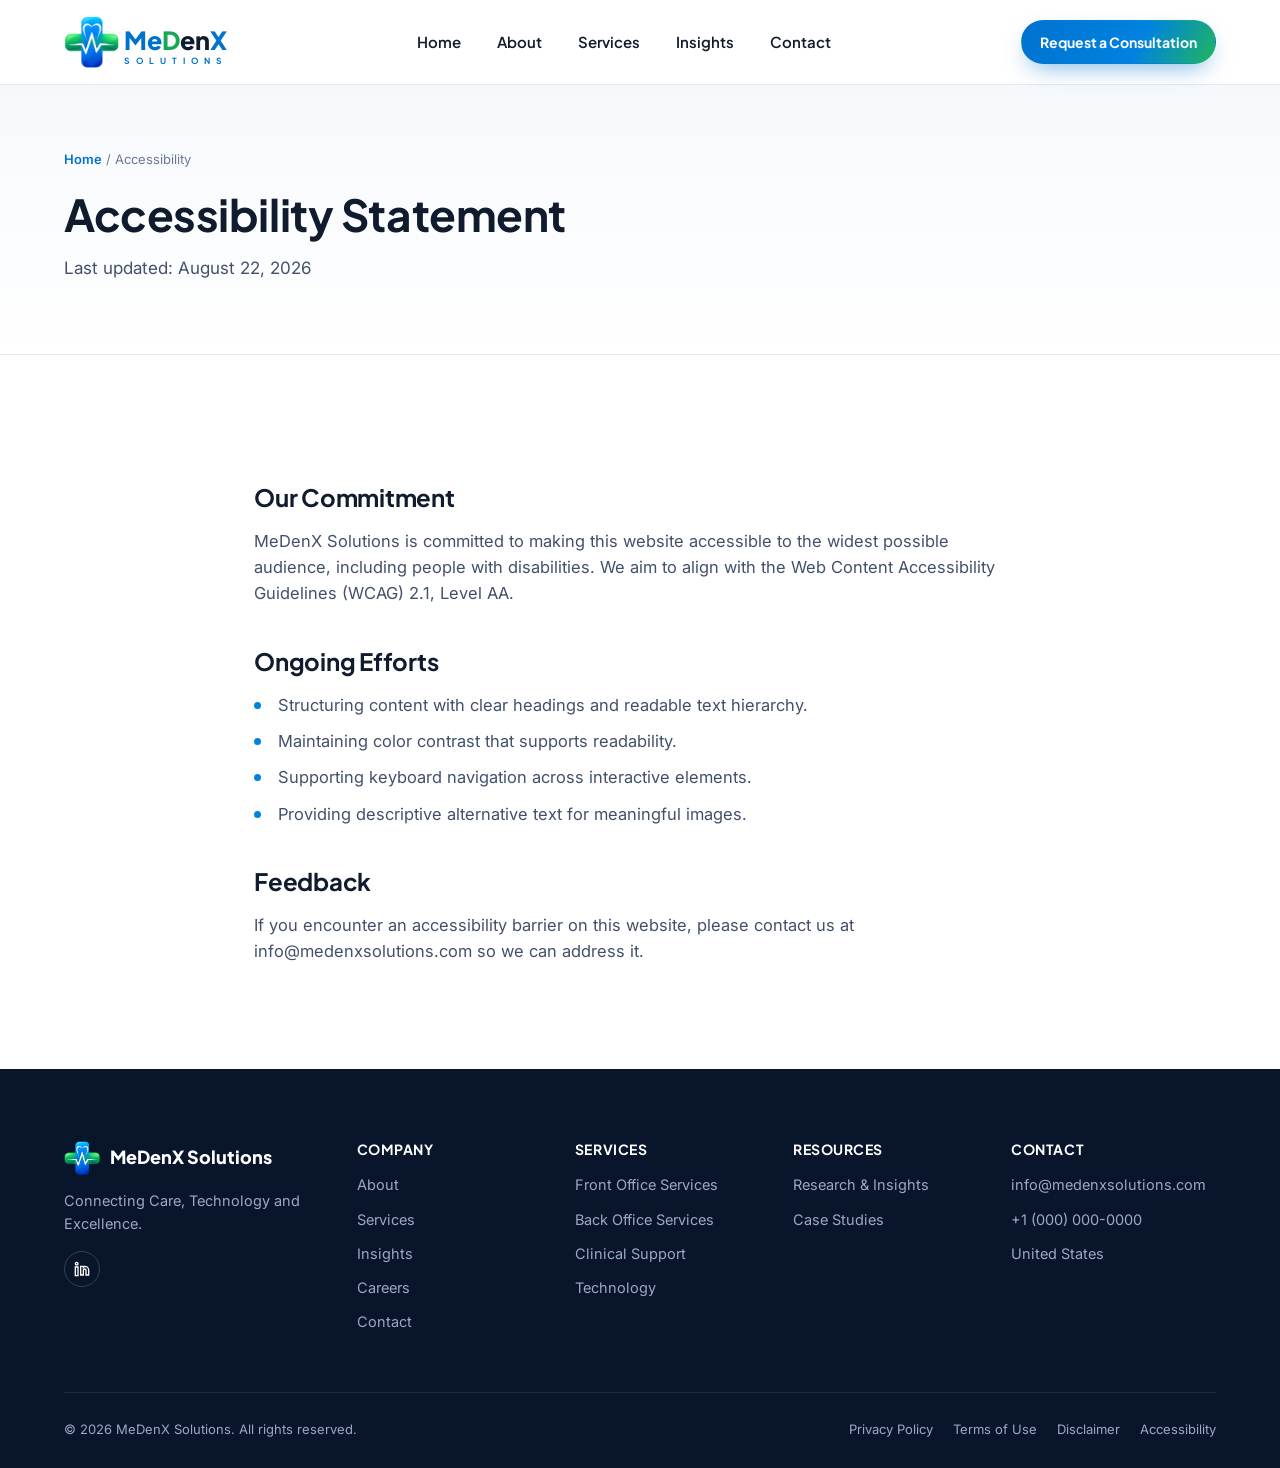
<file: accessibility.html>
<!DOCTYPE html>
<html lang="en">
<head>
<meta charset="UTF-8">
<meta name="viewport" content="width=device-width, initial-scale=1.0">
<title>Accessibility | MeDenX Solutions</title>
<meta name="description" content="MeDenX Solutions accessibility statement.">
<link rel="canonical" href="https://medenxsolutions.com/accessibility.html">
<meta property="og:type" content="website">
<meta property="og:title" content="Accessibility | MeDenX Solutions">
<meta property="og:description" content="MeDenX Solutions accessibility statement.">
<meta property="og:url" content="https://medenxsolutions.com/accessibility.html">
<meta property="og:image" content="https://medenxsolutions.com/assets/img/medenx-icon-lg.png">
<meta property="og:site_name" content="MeDenX Solutions">
<meta name="twitter:card" content="summary_large_image">
<meta name="twitter:title" content="Accessibility | MeDenX Solutions">
<meta name="twitter:description" content="MeDenX Solutions accessibility statement.">
<meta name="twitter:image" content="https://medenxsolutions.com/assets/img/medenx-icon-lg.png">
<link rel="icon" type="image/png" href="assets/img/favicon.png">
<link rel="stylesheet" href="assets/css/style.css">
</head>
<body>

<!-- BUILD:HEADER -->
<a href="#main-content" class="skip-link">Skip to main content</a>
<header class="site-header">
  <div class="container nav-wrap">
    <a href="index.html" class="brand">
      <img src="assets/img/medenx-icon-sm.png" alt="MeDenX Solutions icon">
      <span class="brand-text">
        <span class="brand-word"><span class="c-blue">Me</span><span class="c-green">D</span><span class="c-ink">en</span><span class="c-blue">X</span></span>
        <span class="brand-sub">SOLUTIONS</span>
      </span>
    </a>
    <nav class="nav-links" id="primary-nav" aria-label="Primary">
      <a href="index.html">Home</a>
      <a href="about.html">About</a>
      <a href="services.html">Services</a>
      <a href="insights.html">Insights</a>
      <a href="contact.html">Contact</a>
    </nav>
    <div class="nav-actions">
      <a href="contact.html" class="btn btn-primary btn-sm">Request a Consultation</a>
      <button class="nav-toggle" type="button" aria-label="Toggle navigation" aria-controls="primary-nav" aria-expanded="false"><span></span></button>
    </div>
  </div>
</header>
<!-- /BUILD:HEADER -->

<main id="main-content">

<section class="page-hero">
  <div class="container">
    <div class="breadcrumb"><a href="index.html">Home</a> / Accessibility</div>
    <h1>Accessibility Statement</h1>
    <p class="lead">Last updated: August 22, 2026</p>
  </div>
</section>

<section>
  <div class="container article-content" style="max-width:820px;">
    <h2>Our Commitment</h2>
    <p>MeDenX Solutions is committed to making this website accessible to the widest possible audience, including people with disabilities. We aim to align with the Web Content Accessibility Guidelines (WCAG) 2.1, Level AA.</p>

    <h2>Ongoing Efforts</h2>
    <ul>
      <li>Structuring content with clear headings and readable text hierarchy.</li>
      <li>Maintaining color contrast that supports readability.</li>
      <li>Supporting keyboard navigation across interactive elements.</li>
      <li>Providing descriptive alternative text for meaningful images.</li>
    </ul>

    <h2>Feedback</h2>
    <p>If you encounter an accessibility barrier on this website, please contact us at info@medenxsolutions.com so we can address it.</p>
  </div>
</section>

</main>

<!-- BUILD:FOOTER -->
<footer class="site-footer">
  <div class="container">
    <div class="footer-top">
      <div class="footer-col">
        <div class="footer-brand">
          <img src="assets/img/medenx-icon-sm.png" alt="MeDenX Solutions">
          <span>MeDenX Solutions</span>
        </div>
        <p style="font-size:14.5px;max-width:260px;">Connecting Care, Technology and Excellence.</p>
        <div class="social-row">
          <a href="#" aria-label="LinkedIn"><svg viewBox="0 0 24 24" fill="none" stroke="currentColor" stroke-width="2"><path d="M16 8a6 6 0 0 1 6 6v7h-4v-7a2 2 0 0 0-4 0v7h-4V8h4v1.5A5.99 5.99 0 0 1 16 8ZM2 9h4v13H2zM4 6a2 2 0 1 0 0-4 2 2 0 0 0 0 4Z"/></svg></a>
        </div>
      </div>
      <div class="footer-col">
        <h4>Company</h4>
        <ul>
          <li><a href="about.html">About</a></li>
          <li><a href="services.html">Services</a></li>
          <li><a href="insights.html">Insights</a></li>
          <li><a href="careers.html">Careers</a></li>
          <li><a href="contact.html">Contact</a></li>
        </ul>
      </div>
      <div class="footer-col">
        <h4>Services</h4>
        <ul>
          <li><a href="services.html#patient-access">Front Office Services</a></li>
          <li><a href="services.html#revenue-cycle">Back Office Services</a></li>
          <li><a href="services.html#clinical-support">Clinical Support</a></li>
          <li><a href="services.html#technology">Technology</a></li>
        </ul>
      </div>
      <div class="footer-col">
        <h4>Resources</h4>
        <ul>
          <li><a href="insights.html">Research &amp; Insights</a></li>
          <li><a href="case-studies.html">Case Studies</a></li>
        </ul>
      </div>
      <div class="footer-col">
        <h4>Contact</h4>
        <ul>
          <li>info@medenxsolutions.com</li>
          <li>+1 (000) 000-0000</li>
          <li>United States</li>
        </ul>
      </div>
    </div>
    <div class="footer-bottom">
      <span>&copy; <span id="copyright-year">2026</span> MeDenX Solutions. All rights reserved.</span>
      <div class="footer-legal">
        <a href="privacy.html">Privacy Policy</a>
        <a href="terms.html">Terms of Use</a>
        <a href="disclaimer.html">Disclaimer</a>
        <a href="accessibility.html">Accessibility</a>
      </div>
    </div>
  </div>
</footer>
<!-- /BUILD:FOOTER -->

<script src="assets/js/main.js"></script>
</body>
</html>
</file>
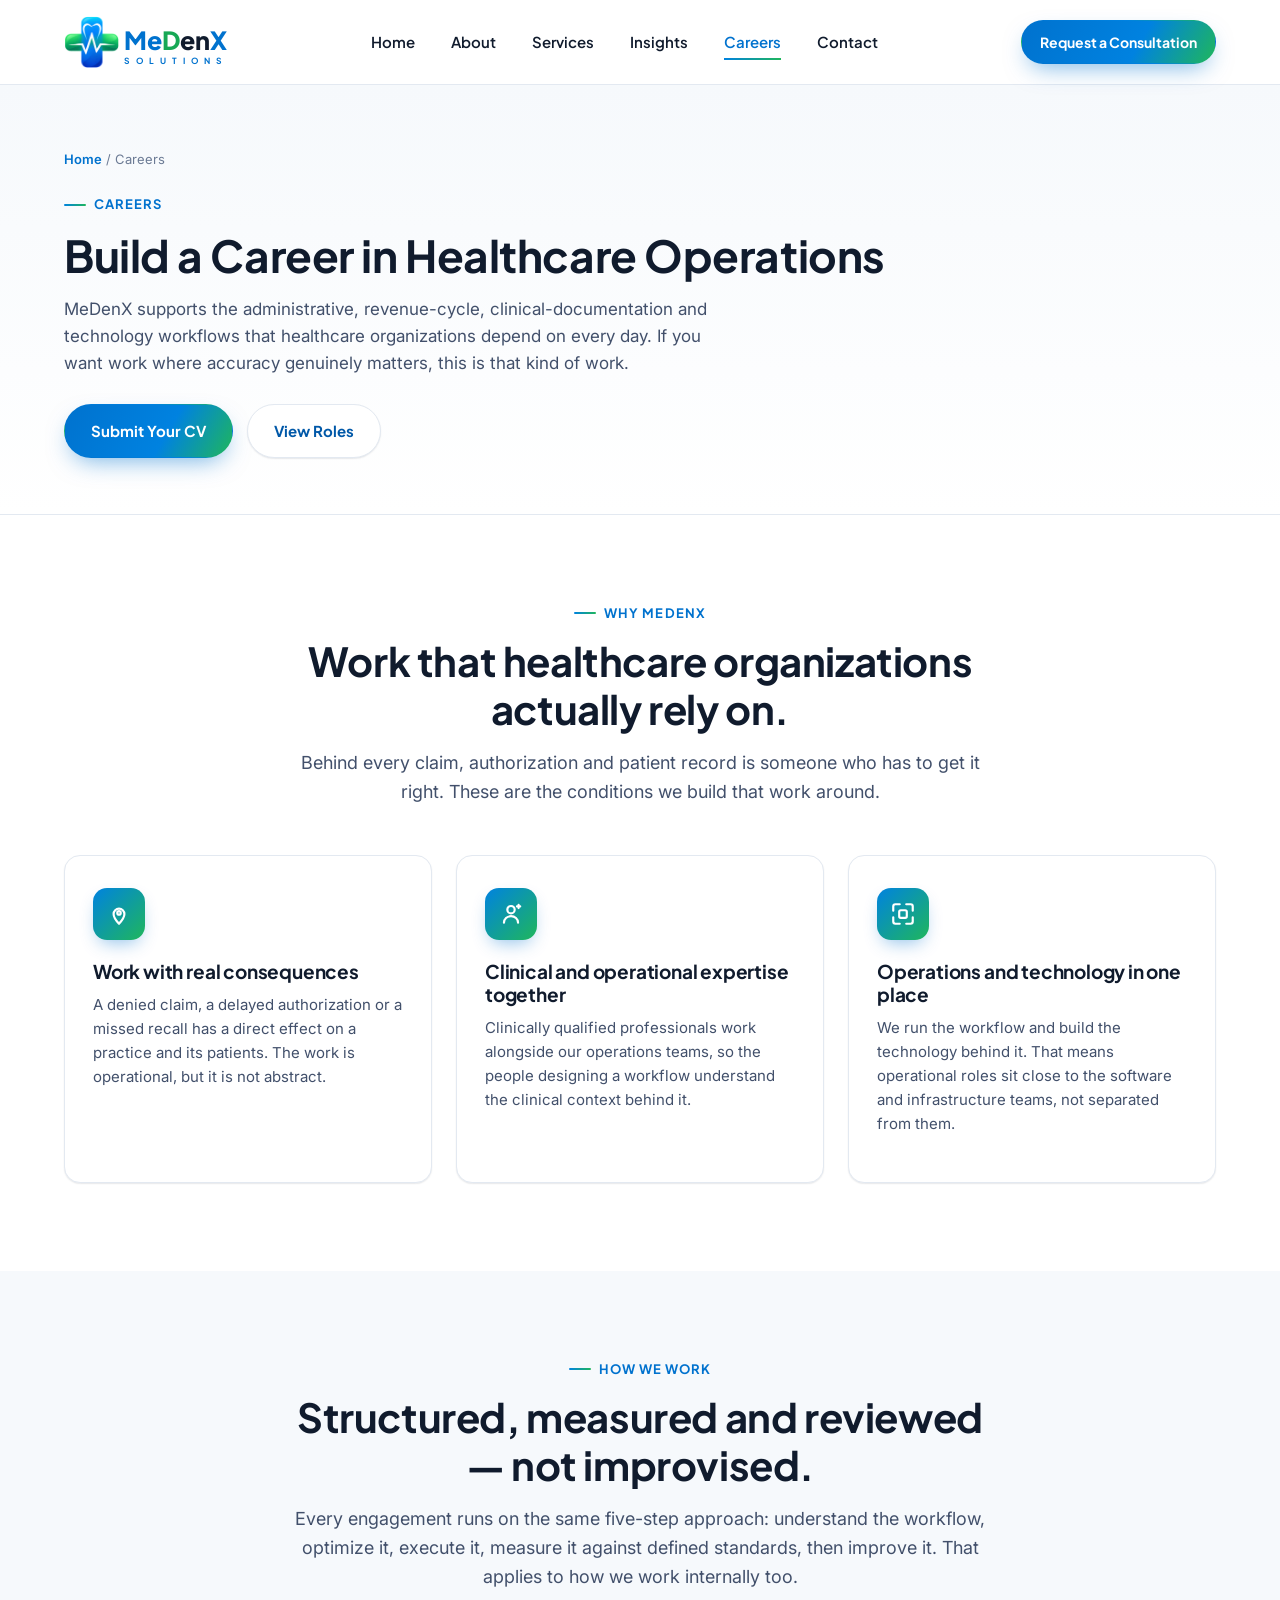
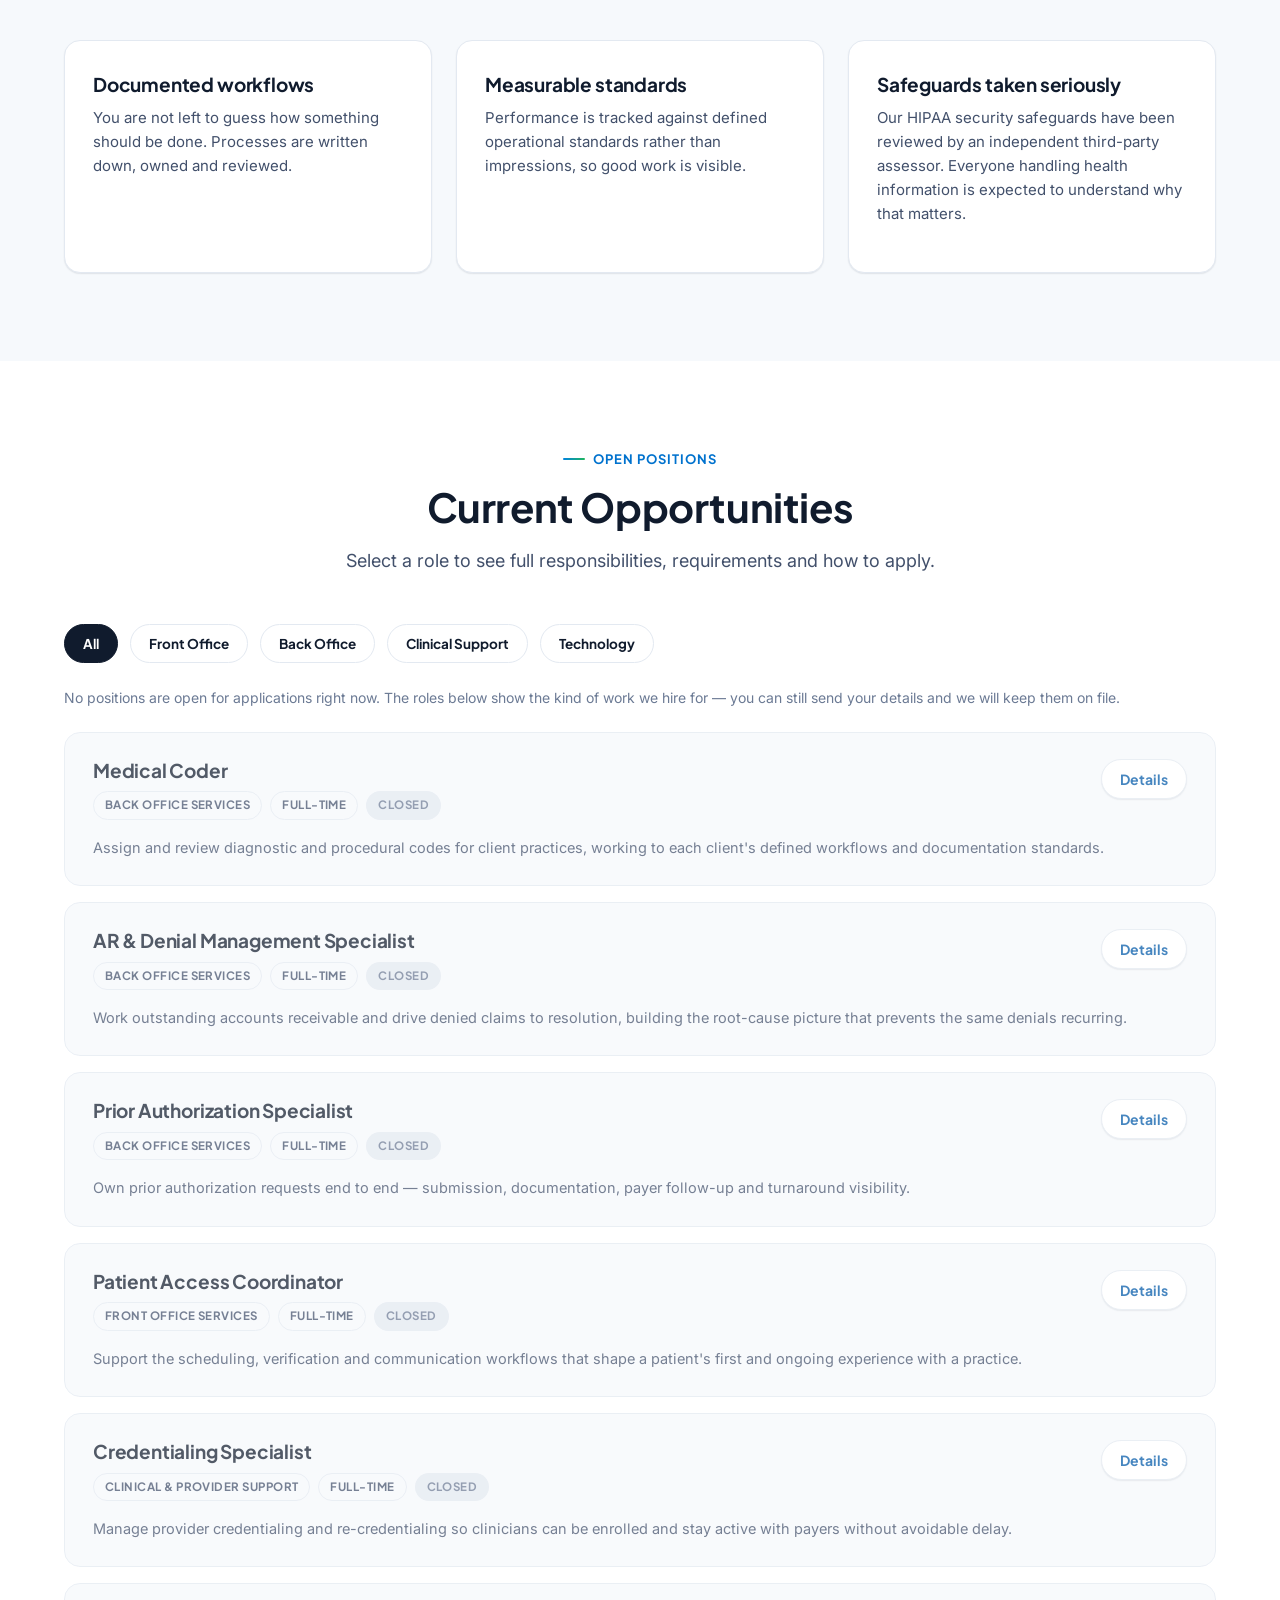
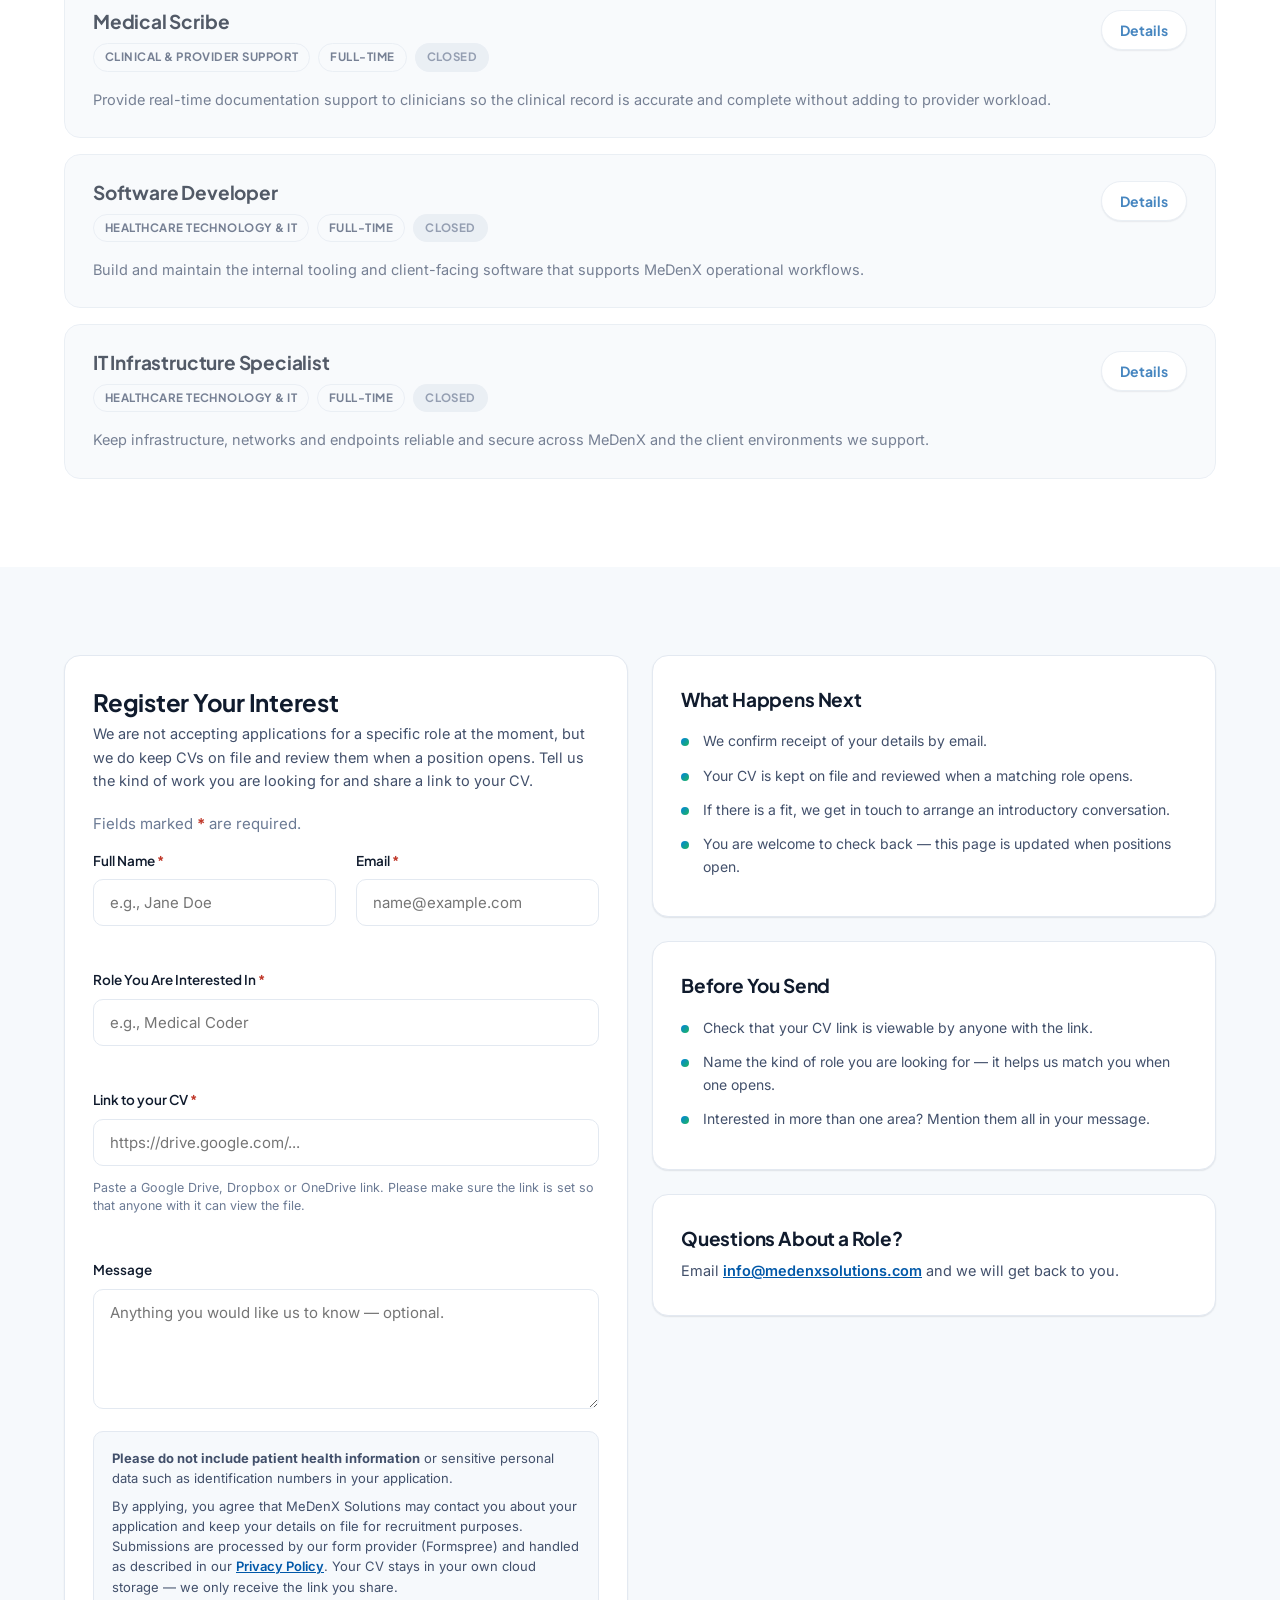
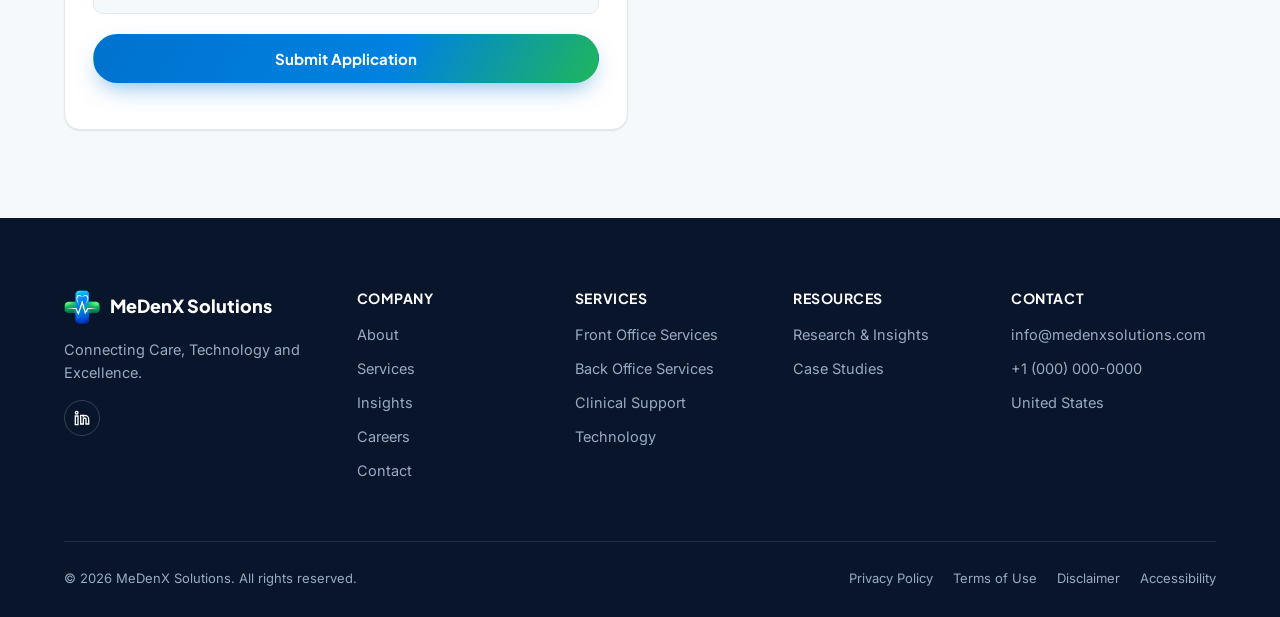
<file: careers.html>
<!DOCTYPE html>
<html lang="en">
<head>
<meta charset="UTF-8">
<meta name="viewport" content="width=device-width, initial-scale=1.0">
<title>Careers | MeDenX Solutions</title>
<meta name="description" content="Join MeDenX Solutions. Explore open positions across front office, back office, clinical support and healthcare technology, and apply online.">
<link rel="canonical" href="https://medenxsolutions.com/careers.html">
<meta property="og:type" content="website">
<meta property="og:title" content="Careers | MeDenX Solutions">
<meta property="og:description" content="Join MeDenX Solutions. Explore open positions across front office, back office, clinical support and healthcare technology, and apply online.">
<meta property="og:url" content="https://medenxsolutions.com/careers.html">
<meta property="og:image" content="https://medenxsolutions.com/assets/img/medenx-icon-lg.png">
<meta property="og:site_name" content="MeDenX Solutions">
<meta name="twitter:card" content="summary_large_image">
<meta name="twitter:title" content="Careers | MeDenX Solutions">
<meta name="twitter:description" content="Join MeDenX Solutions. Explore open positions across front office, back office, clinical support and healthcare technology, and apply online.">
<meta name="twitter:image" content="https://medenxsolutions.com/assets/img/medenx-icon-lg.png">
<link rel="icon" type="image/png" href="assets/img/favicon.png">
<link rel="stylesheet" href="assets/css/style.css">
</head>
<body>

<!-- BUILD:HEADER -->
<a href="#main-content" class="skip-link">Skip to main content</a>
<header class="site-header">
  <div class="container nav-wrap">
    <a href="index.html" class="brand">
      <img src="assets/img/medenx-icon-sm.png" alt="MeDenX Solutions icon">
      <span class="brand-text">
        <span class="brand-word"><span class="c-blue">Me</span><span class="c-green">D</span><span class="c-ink">en</span><span class="c-blue">X</span></span>
        <span class="brand-sub">SOLUTIONS</span>
      </span>
    </a>
    <nav class="nav-links" id="primary-nav" aria-label="Primary">
      <a href="index.html">Home</a>
      <a href="about.html">About</a>
      <a href="services.html">Services</a>
      <a href="insights.html">Insights</a>
      <a href="careers.html" class="active">Careers</a>
      <a href="contact.html">Contact</a>
    </nav>
    <div class="nav-actions">
      <a href="contact.html" class="btn btn-primary btn-sm">Request a Consultation</a>
      <button class="nav-toggle" type="button" aria-label="Toggle navigation" aria-controls="primary-nav" aria-expanded="false"><span></span></button>
    </div>
  </div>
</header>
<!-- /BUILD:HEADER -->

<main id="main-content">

<section class="page-hero">
  <div class="container">
    <div class="breadcrumb"><a href="index.html">Home</a> / Careers</div>
    <div class="eyebrow">Careers</div>
    <h1>Build a Career in Healthcare Operations</h1>
    <p class="lead">MeDenX supports the administrative, revenue-cycle, clinical-documentation and technology workflows that healthcare organizations depend on every day. If you want work where accuracy genuinely matters, this is that kind of work.</p>
    <div class="hero-actions" style="margin-top:26px;">
      <a href="#apply" class="btn btn-primary">Submit Your CV</a>
      <a href="#open-positions" class="btn btn-secondary">View Roles</a>
    </div>
  </div>
</section>

<!-- WHY WORK WITH US
     Grounded only in what the site already establishes: the four service
     lines, the people/process/technology model, clinically qualified
     colleagues, and independently assessed HIPAA safeguards.
     No benefits, salary, perks, culture claims or growth promises are stated
     here — none have been verified. Add them only once confirmed. -->
<section>
  <div class="container">
    <div class="section-head center">
      <div class="eyebrow" style="justify-content:center;display:flex;">Why MeDenX</div>
      <h2>Work that healthcare organizations actually rely on.</h2>
      <p class="lead">Behind every claim, authorization and patient record is someone who has to get it right. These are the conditions we build that work around.</p>
    </div>

    <div class="grid-3">
      <div class="card">
        <div class="icon-tile"><svg viewBox="0 0 24 24" fill="none" stroke-width="2" stroke-linecap="round" stroke-linejoin="round"><path d="M12 21c-3-3.2-5-6-5-9a5 5 0 0 1 10 0c0 3-2 5.8-5 9Z"/><circle cx="12" cy="11" r="1.6"/></svg></div>
        <h3>Work with real consequences</h3>
        <p>A denied claim, a delayed authorization or a missed recall has a direct effect on a practice and its patients. The work is operational, but it is not abstract.</p>
      </div>
      <div class="card">
        <div class="icon-tile"><svg viewBox="0 0 24 24" fill="none" stroke-width="2" stroke-linecap="round" stroke-linejoin="round"><circle cx="12" cy="8" r="3.4"/><path d="M5.5 20c0-3.4 2.9-6 6.5-6s6.5 2.6 6.5 6"/><path d="M19 3.5v3M17.5 5h3"/></svg></div>
        <h3>Clinical and operational expertise together</h3>
        <p>Clinically qualified professionals work alongside our operations teams, so the people designing a workflow understand the clinical context behind it.</p>
      </div>
      <div class="card">
        <div class="icon-tile"><svg viewBox="0 0 24 24" fill="none" stroke-width="2" stroke-linecap="round" stroke-linejoin="round"><path d="M9 3H5a2 2 0 0 0-2 2v4m18 0V5a2 2 0 0 0-2-2h-4m0 18h4a2 2 0 0 0 2-2v-4M3 15v4a2 2 0 0 0 2 2h4"/><rect x="8.5" y="8.5" width="7" height="7" rx="1.4"/></svg></div>
        <h3>Operations and technology in one place</h3>
        <p>We run the workflow and build the technology behind it. That means operational roles sit close to the software and infrastructure teams, not separated from them.</p>
      </div>
    </div>
  </div>
</section>

<!-- HOW WE WORK
     Derived from the five-step approach published on about.html
     (Understand / Optimize / Execute / Measure / Improve). This is the
     company's own stated methodology, not invented culture language. -->
<section class="section-soft">
  <div class="container">
    <div class="section-head center">
      <div class="eyebrow" style="justify-content:center;display:flex;">How We Work</div>
      <h2>Structured, measured and reviewed — not improvised.</h2>
      <p class="lead">Every engagement runs on the same five-step approach: understand the workflow, optimize it, execute it, measure it against defined standards, then improve it. That applies to how we work internally too.</p>
    </div>

    <div class="grid-3">
      <div class="card">
        <h3>Documented workflows</h3>
        <p>You are not left to guess how something should be done. Processes are written down, owned and reviewed.</p>
      </div>
      <div class="card">
        <h3>Measurable standards</h3>
        <p>Performance is tracked against defined operational standards rather than impressions, so good work is visible.</p>
      </div>
      <div class="card">
        <h3>Safeguards taken seriously</h3>
        <p>Our HIPAA security safeguards have been reviewed by an independent third-party assessor. Everyone handling health information is expected to understand why that matters.</p>
      </div>
    </div>
  </div>
</section>

<!-- OPEN POSITIONS -->
<section id="open-positions">
  <div class="container">
    <div class="section-head center">
      <div class="eyebrow" style="justify-content:center;display:flex;">Open Positions</div>
      <h2>Current Opportunities</h2>
      <p class="lead">Select a role to see full responsibilities, requirements and how to apply.</p>
    </div>

    <div class="category-strip" id="job-filters" role="group" aria-label="Filter positions by department">
      <button type="button" class="category-chip active" data-filter="all" aria-pressed="true">All</button>
      <button type="button" class="category-chip" data-filter="Front Office" aria-pressed="false">Front Office</button>
      <button type="button" class="category-chip" data-filter="Back Office" aria-pressed="false">Back Office</button>
      <button type="button" class="category-chip" data-filter="Clinical Support" aria-pressed="false">Clinical Support</button>
      <button type="button" class="category-chip" data-filter="Technology" aria-pressed="false">Technology</button>
    </div>

    <p id="job-count" class="text-muted" style="font-size:14px;margin:0 0 22px;" aria-live="polite"></p>

    <div id="job-list" class="job-list">
      <noscript>
        <p class="job-empty">Open positions are listed here. If they do not appear, please email
        <a href="mailto:info@medenxsolutions.com">info@medenxsolutions.com</a> and we will send the current list.</p>
      </noscript>
    </div>
  </div>
</section>

<!-- APPLICATION -->
<section class="section-soft" id="apply">
  <div class="container grid-2" style="align-items:flex-start;">

    <form class="card" id="careers-form" novalidate>
      <h2 style="font-size:24px;margin-bottom:6px;">Register Your Interest</h2>
      <p style="font-size:14.5px;margin-bottom:20px;">We are not accepting applications for a specific role at the moment, but we do keep CVs on file and review them when a position opens. Tell us the kind of work you are looking for and share a link to your CV.</p>

      <input type="text" name="website" id="careers-website" autocomplete="off" tabindex="-1" style="position:absolute;left:-9999px;width:1px;height:1px;opacity:0;" aria-hidden="true">
      <input type="text" name="_gotcha" autocomplete="off" tabindex="-1" style="position:absolute;left:-9999px;width:1px;height:1px;opacity:0;" aria-hidden="true">
      <input type="hidden" name="_subject" value="Careers Enquiry — MeDenX Website">

      <p class="form-legend">Fields marked <span class="req" aria-hidden="true">*</span> are required.</p>

      <div class="form-grid">
        <div class="field">
          <label for="applicant-name">Full Name <span class="req" aria-hidden="true">*</span><span class="sr-only"> (required)</span></label>
          <input type="text" id="applicant-name" name="applicant_name" placeholder="e.g., Jane Doe" required>
          <span class="field-error" aria-live="polite"></span>
        </div>
        <div class="field">
          <label for="applicant-email">Email <span class="req" aria-hidden="true">*</span><span class="sr-only"> (required)</span></label>
          <input type="email" id="applicant-email" name="applicant_email" placeholder="name@example.com" required>
          <span class="field-error" aria-live="polite"></span>
        </div>
        <div class="field full">
          <label for="position">Role You Are Interested In <span class="req" aria-hidden="true">*</span><span class="sr-only"> (required)</span></label>
          <input type="text" id="position" name="position" placeholder="e.g., Medical Coder" required>
          <span class="field-error" aria-live="polite"></span>
        </div>
        <div class="field full">
          <label for="cv-link">Link to your CV <span class="req" aria-hidden="true">*</span><span class="sr-only"> (required)</span></label>
          <input type="url" id="cv-link" name="cv_link" placeholder="https://drive.google.com/..." required>
          <span class="field-hint">Paste a Google Drive, Dropbox or OneDrive link. Please make sure the link is set so that anyone with it can view the file.</span>
          <span class="field-error" aria-live="polite"></span>
        </div>
        <div class="field full">
          <label for="applicant-message">Message</label>
          <textarea id="applicant-message" name="message" placeholder="Anything you would like us to know — optional."></textarea>
        </div>
      </div>

      <!-- Candidate data notice. Retention period is deliberately not stated:
           it has not been confirmed by the company. Add it once decided. -->
      <div class="form-notice">
        <p><strong>Please do not include patient health information</strong> or sensitive personal data such as identification numbers in your application.</p>
        <p>By applying, you agree that MeDenX Solutions may contact you about your application and keep your details on file for recruitment purposes. Submissions are processed by our form provider (Formspree) and handled as described in our <a href="privacy.html">Privacy Policy</a>. Your CV stays in your own cloud storage — we only receive the link you share.</p>
      </div>

      <button type="submit" class="btn btn-primary btn-block" style="margin-top:20px;">Submit Application</button>
      <p id="careers-status" style="font-size:13.5px;margin:14px 0 0;color:var(--muted);" role="status" aria-live="polite"></p>
    </form>

    <div>
      <div class="card">
        <h3>What Happens Next</h3>
        <ul class="pill-list">
          <li>We confirm receipt of your details by email.</li>
          <li>Your CV is kept on file and reviewed when a matching role opens.</li>
          <li>If there is a fit, we get in touch to arrange an introductory conversation.</li>
          <li>You are welcome to check back — this page is updated when positions open.</li>
        </ul>
      </div>

      <div class="card" style="margin-top:24px;">
        <h3>Before You Send</h3>
        <ul class="pill-list">
          <li>Check that your CV link is viewable by anyone with the link.</li>
          <li>Name the kind of role you are looking for — it helps us match you when one opens.</li>
          <li>Interested in more than one area? Mention them all in your message.</li>
        </ul>
      </div>

      <div class="card" style="margin-top:24px;">
        <h3>Questions About a Role?</h3>
        <p style="font-size:14.5px;margin:0;">Email <a href="mailto:info@medenxsolutions.com" style="color:var(--blue-700);font-weight:600;text-decoration:underline;">info@medenxsolutions.com</a> and we will get back to you.</p>
      </div>
    </div>

  </div>
</section>

</main>

<!-- BUILD:FOOTER -->
<footer class="site-footer">
  <div class="container">
    <div class="footer-top">
      <div class="footer-col">
        <div class="footer-brand">
          <img src="assets/img/medenx-icon-sm.png" alt="MeDenX Solutions">
          <span>MeDenX Solutions</span>
        </div>
        <p style="font-size:14.5px;max-width:260px;">Connecting Care, Technology and Excellence.</p>
        <div class="social-row">
          <a href="#" aria-label="LinkedIn"><svg viewBox="0 0 24 24" fill="none" stroke="currentColor" stroke-width="2"><path d="M16 8a6 6 0 0 1 6 6v7h-4v-7a2 2 0 0 0-4 0v7h-4V8h4v1.5A5.99 5.99 0 0 1 16 8ZM2 9h4v13H2zM4 6a2 2 0 1 0 0-4 2 2 0 0 0 0 4Z"/></svg></a>
        </div>
      </div>
      <div class="footer-col">
        <h4>Company</h4>
        <ul>
          <li><a href="about.html">About</a></li>
          <li><a href="services.html">Services</a></li>
          <li><a href="insights.html">Insights</a></li>
          <li><a href="careers.html" class="active">Careers</a></li>
          <li><a href="contact.html">Contact</a></li>
        </ul>
      </div>
      <div class="footer-col">
        <h4>Services</h4>
        <ul>
          <li><a href="services.html#patient-access">Front Office Services</a></li>
          <li><a href="services.html#revenue-cycle">Back Office Services</a></li>
          <li><a href="services.html#clinical-support">Clinical Support</a></li>
          <li><a href="services.html#technology">Technology</a></li>
        </ul>
      </div>
      <div class="footer-col">
        <h4>Resources</h4>
        <ul>
          <li><a href="insights.html">Research &amp; Insights</a></li>
          <li><a href="case-studies.html">Case Studies</a></li>
        </ul>
      </div>
      <div class="footer-col">
        <h4>Contact</h4>
        <ul>
          <li>info@medenxsolutions.com</li>
          <li>+1 (000) 000-0000</li>
          <li>United States</li>
        </ul>
      </div>
    </div>
    <div class="footer-bottom">
      <span>&copy; <span id="copyright-year">2026</span> MeDenX Solutions. All rights reserved.</span>
      <div class="footer-legal">
        <a href="privacy.html">Privacy Policy</a>
        <a href="terms.html">Terms of Use</a>
        <a href="disclaimer.html">Disclaimer</a>
        <a href="accessibility.html">Accessibility</a>
      </div>
    </div>
  </div>
</footer>
<!-- /BUILD:FOOTER -->

<script src="assets/js/main.js"></script>
<script src="assets/js/careers-data.js"></script>
<script src="assets/js/careers.js"></script>
<script src="assets/js/careers-form.js"></script>
</body>
</html>
</file>
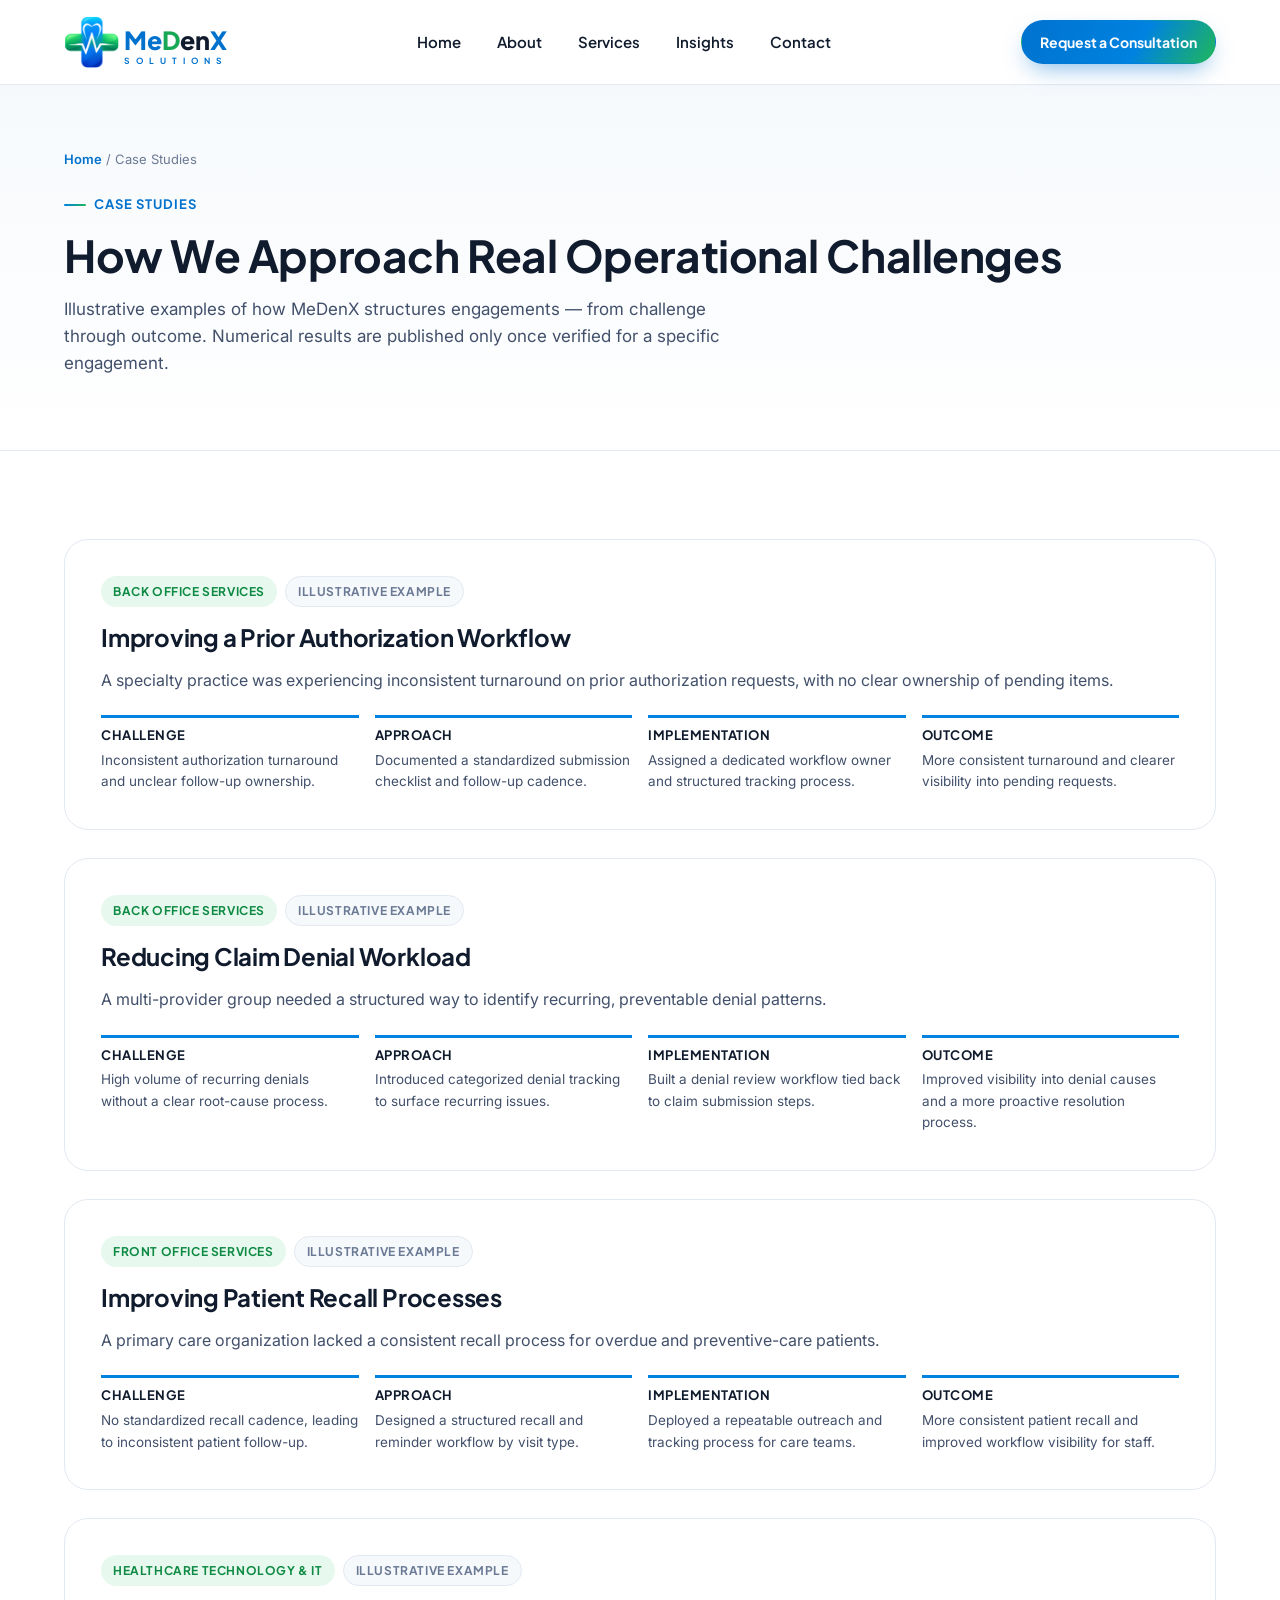
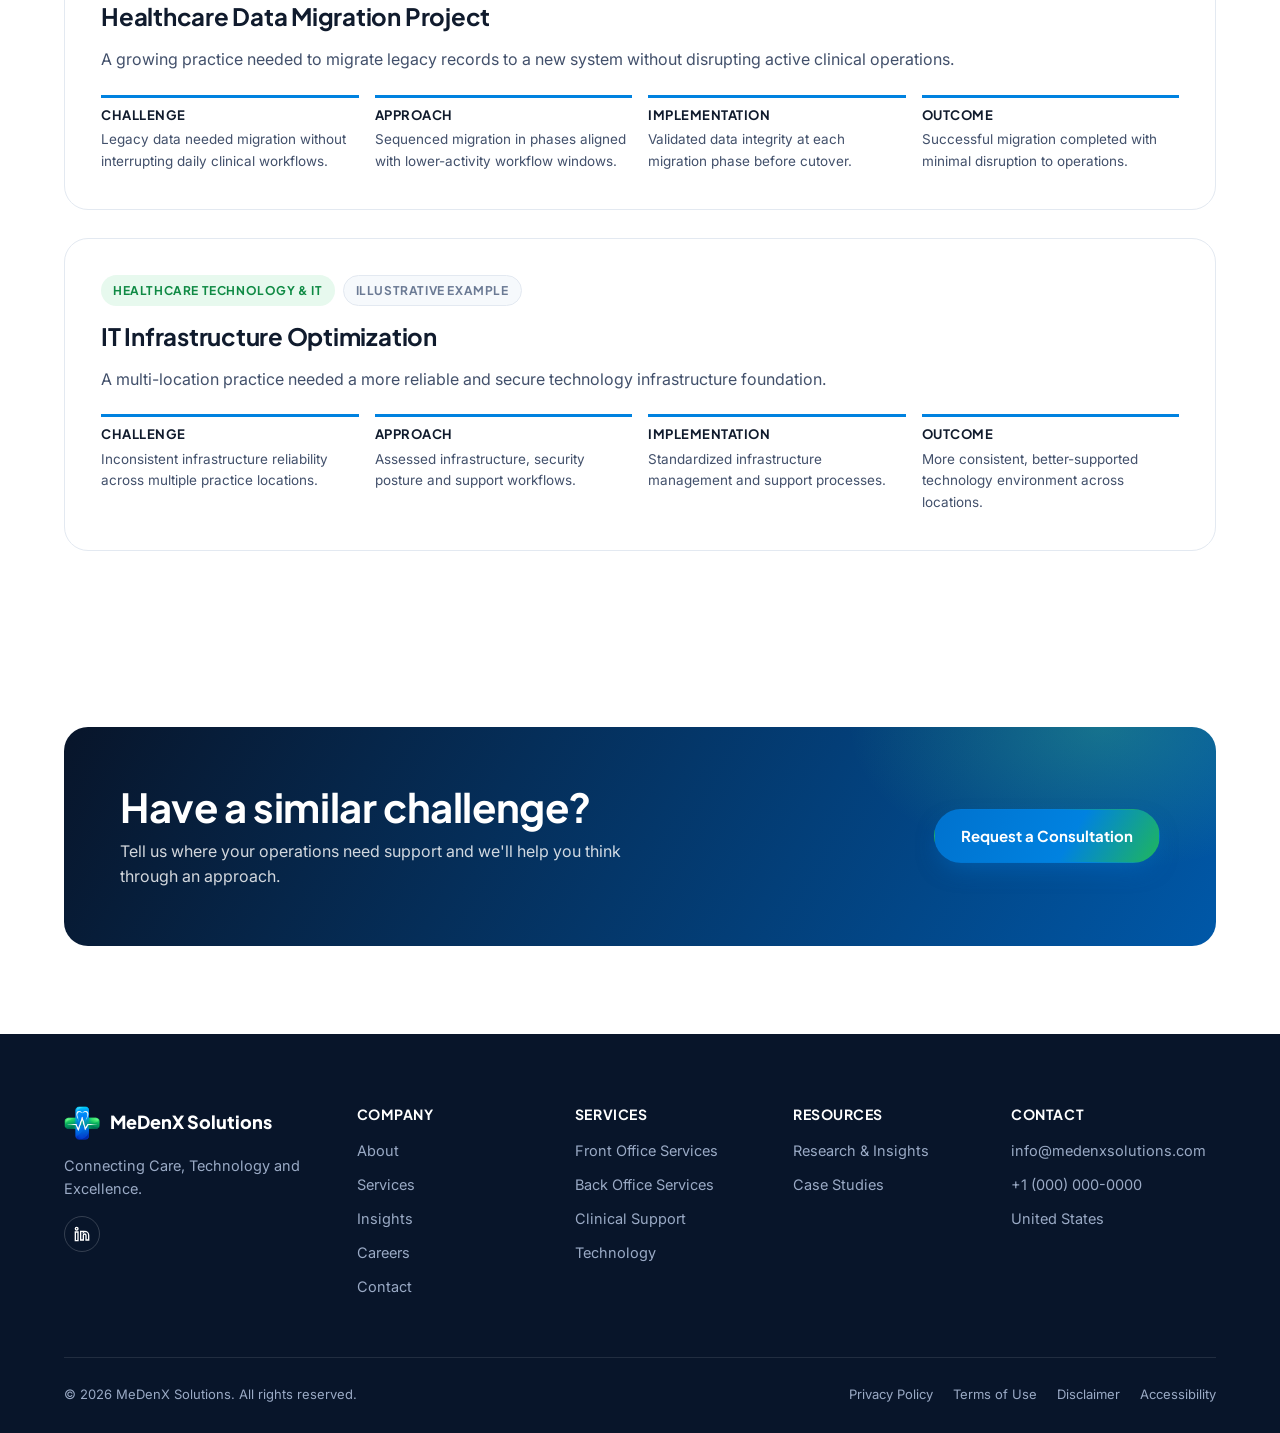
<file: case-studies.html>
<!DOCTYPE html>
<html lang="en">
<head>
<meta charset="UTF-8">
<meta name="viewport" content="width=device-width, initial-scale=1.0">
<title>Case Studies | MeDenX Solutions</title>
<meta name="description" content="How MeDenX Solutions approaches real operational challenges across patient access, revenue cycle and healthcare technology.">
<link rel="canonical" href="https://medenxsolutions.com/case-studies.html">
<meta property="og:type" content="website">
<meta property="og:title" content="Case Studies | MeDenX Solutions">
<meta property="og:description" content="How MeDenX Solutions approaches real operational challenges across patient access, revenue cycle and healthcare technology.">
<meta property="og:url" content="https://medenxsolutions.com/case-studies.html">
<meta property="og:image" content="https://medenxsolutions.com/assets/img/medenx-icon-lg.png">
<meta property="og:site_name" content="MeDenX Solutions">
<meta name="twitter:card" content="summary_large_image">
<meta name="twitter:title" content="Case Studies | MeDenX Solutions">
<meta name="twitter:description" content="How MeDenX Solutions approaches real operational challenges across patient access, revenue cycle and healthcare technology.">
<meta name="twitter:image" content="https://medenxsolutions.com/assets/img/medenx-icon-lg.png">
<link rel="icon" type="image/png" href="assets/img/favicon.png">
<link rel="stylesheet" href="assets/css/style.css">
</head>
<body>

<!-- BUILD:HEADER -->
<a href="#main-content" class="skip-link">Skip to main content</a>
<header class="site-header">
  <div class="container nav-wrap">
    <a href="index.html" class="brand">
      <img src="assets/img/medenx-icon-sm.png" alt="MeDenX Solutions icon">
      <span class="brand-text">
        <span class="brand-word"><span class="c-blue">Me</span><span class="c-green">D</span><span class="c-ink">en</span><span class="c-blue">X</span></span>
        <span class="brand-sub">SOLUTIONS</span>
      </span>
    </a>
    <nav class="nav-links" id="primary-nav" aria-label="Primary">
      <a href="index.html">Home</a>
      <a href="about.html">About</a>
      <a href="services.html">Services</a>
      <a href="insights.html">Insights</a>
      <a href="contact.html">Contact</a>
    </nav>
    <div class="nav-actions">
      <a href="contact.html" class="btn btn-primary btn-sm">Request a Consultation</a>
      <button class="nav-toggle" type="button" aria-label="Toggle navigation" aria-controls="primary-nav" aria-expanded="false"><span></span></button>
    </div>
  </div>
</header>
<!-- /BUILD:HEADER -->

<main id="main-content">

<section class="page-hero">
  <div class="container">
    <div class="breadcrumb"><a href="index.html">Home</a> / Case Studies</div>
    <div class="eyebrow">Case Studies</div>
    <h1>How We Approach Real Operational Challenges</h1>
    <p class="lead">Illustrative examples of how MeDenX structures engagements — from challenge through outcome. Numerical results are published only once verified for a specific engagement.</p>
  </div>
</section>

<section>
  <div class="container" style="display:flex;flex-direction:column;gap:28px;">

    <div class="case-card">
      <span class="case-tag">Back Office Services</span><span class="case-illustrative">Illustrative example</span>
      <h3 style="font-size:24px;">Improving a Prior Authorization Workflow</h3>
      <p>A specialty practice was experiencing inconsistent turnaround on prior authorization requests, with no clear ownership of pending items.</p>
      <div class="case-steps">
        <div><h4>Challenge</h4><p>Inconsistent authorization turnaround and unclear follow-up ownership.</p></div>
        <div><h4>Approach</h4><p>Documented a standardized submission checklist and follow-up cadence.</p></div>
        <div><h4>Implementation</h4><p>Assigned a dedicated workflow owner and structured tracking process.</p></div>
        <div><h4>Outcome</h4><p>More consistent turnaround and clearer visibility into pending requests.</p></div>
      </div>
    </div>

    <div class="case-card">
      <span class="case-tag">Back Office Services</span><span class="case-illustrative">Illustrative example</span>
      <h3 style="font-size:24px;">Reducing Claim Denial Workload</h3>
      <p>A multi-provider group needed a structured way to identify recurring, preventable denial patterns.</p>
      <div class="case-steps">
        <div><h4>Challenge</h4><p>High volume of recurring denials without a clear root-cause process.</p></div>
        <div><h4>Approach</h4><p>Introduced categorized denial tracking to surface recurring issues.</p></div>
        <div><h4>Implementation</h4><p>Built a denial review workflow tied back to claim submission steps.</p></div>
        <div><h4>Outcome</h4><p>Improved visibility into denial causes and a more proactive resolution process.</p></div>
      </div>
    </div>

    <div class="case-card">
      <span class="case-tag">Front Office Services</span><span class="case-illustrative">Illustrative example</span>
      <h3 style="font-size:24px;">Improving Patient Recall Processes</h3>
      <p>A primary care organization lacked a consistent recall process for overdue and preventive-care patients.</p>
      <div class="case-steps">
        <div><h4>Challenge</h4><p>No standardized recall cadence, leading to inconsistent patient follow-up.</p></div>
        <div><h4>Approach</h4><p>Designed a structured recall and reminder workflow by visit type.</p></div>
        <div><h4>Implementation</h4><p>Deployed a repeatable outreach and tracking process for care teams.</p></div>
        <div><h4>Outcome</h4><p>More consistent patient recall and improved workflow visibility for staff.</p></div>
      </div>
    </div>

    <div class="case-card">
      <span class="case-tag">Healthcare Technology &amp; IT</span><span class="case-illustrative">Illustrative example</span>
      <h3 style="font-size:24px;">Healthcare Data Migration Project</h3>
      <p>A growing practice needed to migrate legacy records to a new system without disrupting active clinical operations.</p>
      <div class="case-steps">
        <div><h4>Challenge</h4><p>Legacy data needed migration without interrupting daily clinical workflows.</p></div>
        <div><h4>Approach</h4><p>Sequenced migration in phases aligned with lower-activity workflow windows.</p></div>
        <div><h4>Implementation</h4><p>Validated data integrity at each migration phase before cutover.</p></div>
        <div><h4>Outcome</h4><p>Successful migration completed with minimal disruption to operations.</p></div>
      </div>
    </div>

    <div class="case-card">
      <span class="case-tag">Healthcare Technology &amp; IT</span><span class="case-illustrative">Illustrative example</span>
      <h3 style="font-size:24px;">IT Infrastructure Optimization</h3>
      <p>A multi-location practice needed a more reliable and secure technology infrastructure foundation.</p>
      <div class="case-steps">
        <div><h4>Challenge</h4><p>Inconsistent infrastructure reliability across multiple practice locations.</p></div>
        <div><h4>Approach</h4><p>Assessed infrastructure, security posture and support workflows.</p></div>
        <div><h4>Implementation</h4><p>Standardized infrastructure management and support processes.</p></div>
        <div><h4>Outcome</h4><p>More consistent, better-supported technology environment across locations.</p></div>
      </div>
    </div>

  </div>
</section>

<section>
  <div class="container">
    <div class="cta-banner">
      <div class="cta-content">
        <h2>Have a similar challenge?</h2>
        <p>Tell us where your operations need support and we'll help you think through an approach.</p>
      </div>
      <div class="cta-actions">
        <a href="contact.html" class="btn btn-primary">Request a Consultation</a>
      </div>
    </div>
  </div>
</section>

</main>

<!-- BUILD:FOOTER -->
<footer class="site-footer">
  <div class="container">
    <div class="footer-top">
      <div class="footer-col">
        <div class="footer-brand">
          <img src="assets/img/medenx-icon-sm.png" alt="MeDenX Solutions">
          <span>MeDenX Solutions</span>
        </div>
        <p style="font-size:14.5px;max-width:260px;">Connecting Care, Technology and Excellence.</p>
        <div class="social-row">
          <a href="#" aria-label="LinkedIn"><svg viewBox="0 0 24 24" fill="none" stroke="currentColor" stroke-width="2"><path d="M16 8a6 6 0 0 1 6 6v7h-4v-7a2 2 0 0 0-4 0v7h-4V8h4v1.5A5.99 5.99 0 0 1 16 8ZM2 9h4v13H2zM4 6a2 2 0 1 0 0-4 2 2 0 0 0 0 4Z"/></svg></a>
        </div>
      </div>
      <div class="footer-col">
        <h4>Company</h4>
        <ul>
          <li><a href="about.html">About</a></li>
          <li><a href="services.html">Services</a></li>
          <li><a href="insights.html">Insights</a></li>
          <li><a href="careers.html">Careers</a></li>
          <li><a href="contact.html">Contact</a></li>
        </ul>
      </div>
      <div class="footer-col">
        <h4>Services</h4>
        <ul>
          <li><a href="services.html#patient-access">Front Office Services</a></li>
          <li><a href="services.html#revenue-cycle">Back Office Services</a></li>
          <li><a href="services.html#clinical-support">Clinical Support</a></li>
          <li><a href="services.html#technology">Technology</a></li>
        </ul>
      </div>
      <div class="footer-col">
        <h4>Resources</h4>
        <ul>
          <li><a href="insights.html">Research &amp; Insights</a></li>
          <li><a href="case-studies.html">Case Studies</a></li>
        </ul>
      </div>
      <div class="footer-col">
        <h4>Contact</h4>
        <ul>
          <li>info@medenxsolutions.com</li>
          <li>+1 (000) 000-0000</li>
          <li>United States</li>
        </ul>
      </div>
    </div>
    <div class="footer-bottom">
      <span>&copy; <span id="copyright-year">2026</span> MeDenX Solutions. All rights reserved.</span>
      <div class="footer-legal">
        <a href="privacy.html">Privacy Policy</a>
        <a href="terms.html">Terms of Use</a>
        <a href="disclaimer.html">Disclaimer</a>
        <a href="accessibility.html">Accessibility</a>
      </div>
    </div>
  </div>
</footer>
<!-- /BUILD:FOOTER -->

<script src="assets/js/main.js"></script>
</body>
</html>
</file>
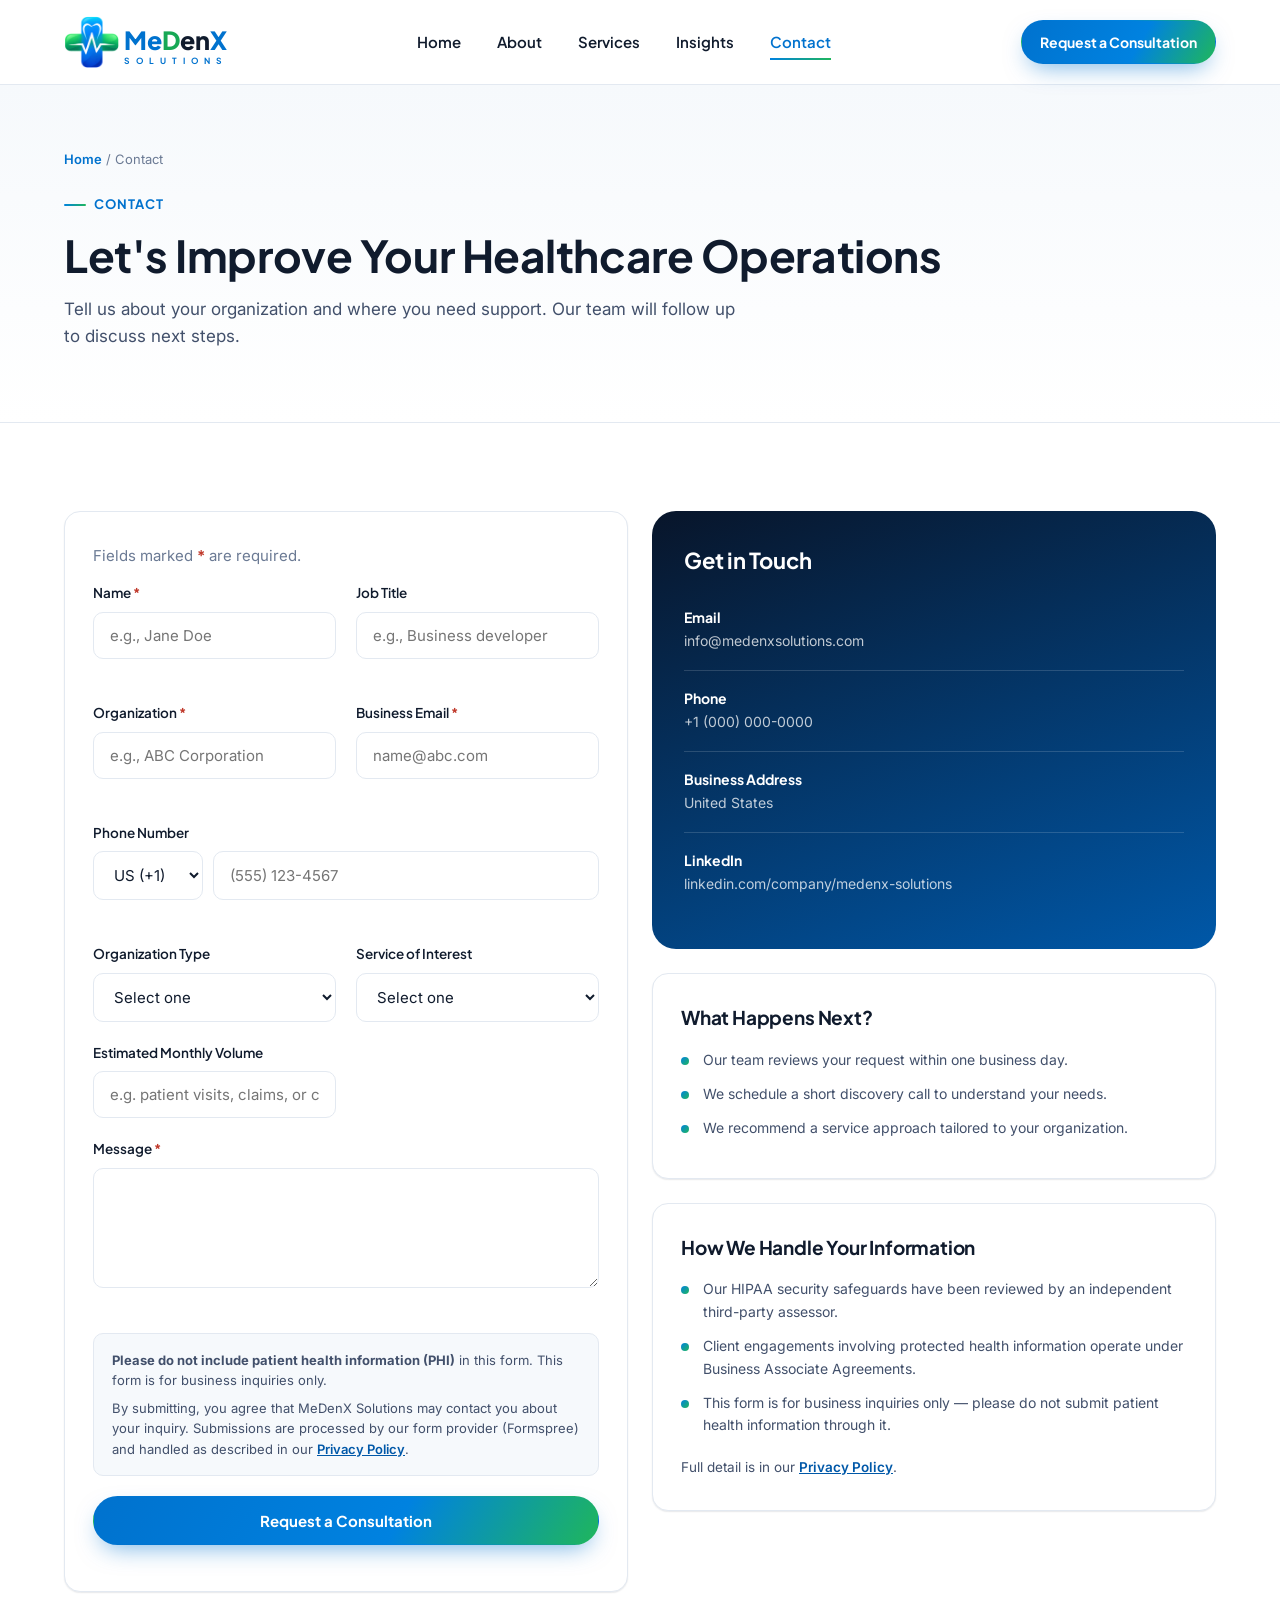
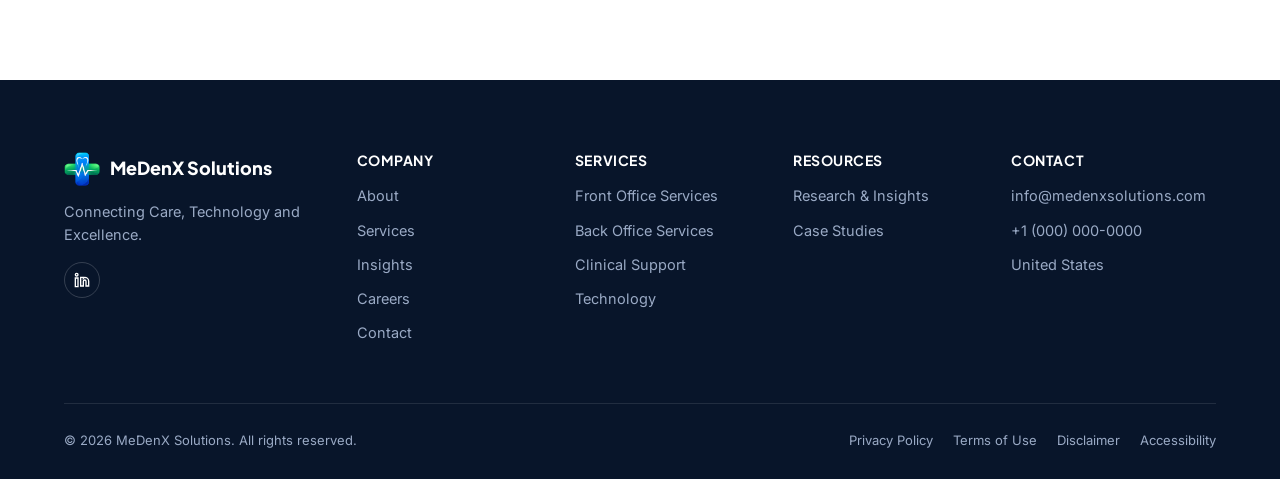
<file: contact.html>
<!DOCTYPE html>
<html lang="en">
<head>
<meta charset="UTF-8">
<meta name="viewport" content="width=device-width, initial-scale=1.0">
<title>Contact | MeDenX Solutions</title>
<meta name="description" content="Request a consultation with MeDenX Solutions to discuss front office, back office, clinical support or healthcare technology needs.">
<link rel="canonical" href="https://medenxsolutions.com/contact.html">
<meta property="og:type" content="website">
<meta property="og:title" content="Contact | MeDenX Solutions">
<meta property="og:description" content="Request a consultation with MeDenX Solutions to discuss front office, back office, clinical support or healthcare technology needs.">
<meta property="og:url" content="https://medenxsolutions.com/contact.html">
<meta property="og:image" content="https://medenxsolutions.com/assets/img/medenx-icon-lg.png">
<meta property="og:site_name" content="MeDenX Solutions">
<meta name="twitter:card" content="summary_large_image">
<meta name="twitter:title" content="Contact | MeDenX Solutions">
<meta name="twitter:description" content="Request a consultation with MeDenX Solutions to discuss front office, back office, clinical support or healthcare technology needs.">
<meta name="twitter:image" content="https://medenxsolutions.com/assets/img/medenx-icon-lg.png">
<link rel="icon" type="image/png" href="assets/img/favicon.png">
<link rel="stylesheet" href="assets/css/style.css">
</head>
<body>

<!-- BUILD:HEADER -->
<a href="#main-content" class="skip-link">Skip to main content</a>
<header class="site-header">
  <div class="container nav-wrap">
    <a href="index.html" class="brand">
      <img src="assets/img/medenx-icon-sm.png" alt="MeDenX Solutions icon">
      <span class="brand-text">
        <span class="brand-word"><span class="c-blue">Me</span><span class="c-green">D</span><span class="c-ink">en</span><span class="c-blue">X</span></span>
        <span class="brand-sub">SOLUTIONS</span>
      </span>
    </a>
    <nav class="nav-links" id="primary-nav" aria-label="Primary">
      <a href="index.html">Home</a>
      <a href="about.html">About</a>
      <a href="services.html">Services</a>
      <a href="insights.html">Insights</a>
      <a href="contact.html" class="active">Contact</a>
    </nav>
    <div class="nav-actions">
      <a href="contact.html" class="btn btn-primary btn-sm">Request a Consultation</a>
      <button class="nav-toggle" type="button" aria-label="Toggle navigation" aria-controls="primary-nav" aria-expanded="false"><span></span></button>
    </div>
  </div>
</header>
<!-- /BUILD:HEADER -->

<main id="main-content">

<section class="page-hero">
  <div class="container">
    <div class="breadcrumb"><a href="index.html">Home</a> / Contact</div>
    <div class="eyebrow">Contact</div>
    <h1>Let's Improve Your Healthcare Operations</h1>
    <p class="lead">Tell us about your organization and where you need support. Our team will follow up to discuss next steps.</p>
  </div>
</section>

<section>
  <div class="container grid-2" style="align-items:flex-start;">

    <form class="card" id="contact-form" novalidate>
      <input type="text" name="website" id="website" autocomplete="off" tabindex="-1" style="position:absolute;left:-9999px;width:1px;height:1px;opacity:0;" aria-hidden="true">
      <input type="text" name="_gotcha" autocomplete="off" tabindex="-1" style="position:absolute;left:-9999px;width:1px;height:1px;opacity:0;" aria-hidden="true">
      <input type="hidden" name="_subject" value="New Consultation Request — MeDenX Website">
      <p class="form-legend">Fields marked <span class="req" aria-hidden="true">*</span> are required.</p>
      <div class="form-grid">
        <div class="field">
          <label for="name">Name <span class="req" aria-hidden="true">*</span><span class="sr-only"> (required)</span></label>
          <input type="text" id="name" name="name" placeholder="e.g., Jane Doe" required>
          <span class="field-error" aria-live="polite"></span>
        </div>
        <div class="field">
          <label for="title">Job Title</label>
          <input type="text" id="title" name="title" placeholder="e.g., Business developer">
        </div>
        <div class="field">
          <label for="org">Organization <span class="req" aria-hidden="true">*</span><span class="sr-only"> (required)</span></label>
          <input type="text" id="org" name="org" placeholder="e.g., ABC Corporation" required>
          <span class="field-error" aria-live="polite"></span>
        </div>
        <div class="field">
          <label for="email">Business Email <span class="req" aria-hidden="true">*</span><span class="sr-only"> (required)</span></label>
          <input type="email" id="email" name="email" placeholder="name@abc.com" required>
          <span class="field-error" aria-live="polite"></span>
        </div>
        <div class="field full">
          <label for="phone-number">Phone Number</label>
          <div class="phone-field">
            <select id="phone-country" aria-label="Country code"></select>
            <input type="tel" id="phone-number" placeholder="(555) 123-4567" inputmode="tel">
          </div>
          <input type="hidden" id="phone" name="phone">
          <span class="field-error" aria-live="polite"></span>
        </div>
        <div class="field">
          <label for="org-type">Organization Type</label>
          <select id="org-type" name="org_type">
            <option value="">Select one</option>
            <option>Medical Practice</option>
            <option>Physician Group</option>
            <option>Specialty Practice</option>
            <option>Healthcare Business</option>
            <option>Other</option>
          </select>
        </div>
        <div class="field">
          <label for="service">Service of Interest</label>
          <select id="service" name="service">
            <option value="">Select one</option>
            <option>Front Office Services</option>
            <option>Back Office Services</option>
            <option>Clinical &amp; Provider Support</option>
            <option>Healthcare Technology &amp; IT</option>
            <option>Software Development</option>
            <option>Multiple Services</option>
            <option>Other</option>
          </select>
        </div>
        <div class="field">
          <label for="volume">Estimated Monthly Volume</label>
          <input type="text" id="volume" name="volume" placeholder="e.g. patient visits, claims, or calls per month">
        </div>
        <div class="field full">
          <label for="message">Message <span class="req" aria-hidden="true">*</span><span class="sr-only"> (required)</span></label>
          <textarea id="message" name="message" required></textarea>
          <span class="field-error" aria-live="polite"></span>
        </div>
      </div>
      <div class="form-notice">
        <p><strong>Please do not include patient health information (PHI)</strong> in this form. This form is for business inquiries only.</p>
        <p>By submitting, you agree that MeDenX Solutions may contact you about your inquiry. Submissions are processed by our form provider (Formspree) and handled as described in our <a href="privacy.html">Privacy Policy</a>.</p>
      </div>
      <button type="submit" class="btn btn-primary btn-block" style="margin-top:20px;">Request a Consultation</button>
      <p id="form-status" style="font-size:13.5px;margin:14px 0 0;color:var(--muted);" role="status" aria-live="polite"></p>
    </form>

    <div>
      <div class="contact-info-card">
        <h3>Get in Touch</h3>
        <div class="contact-info-row">
          <div>
            <b>Email</b>
            <span>info@medenxsolutions.com</span>
          </div>
        </div>
        <div class="contact-info-row">
          <div>
            <b>Phone</b>
            <span>+1 (000) 000-0000</span>
          </div>
        </div>
        <div class="contact-info-row">
          <div>
            <b>Business Address</b>
            <span>United States</span>
          </div>
        </div>
        <div class="contact-info-row">
          <div>
            <b>LinkedIn</b>
            <span>linkedin.com/company/medenx-solutions</span>
          </div>
        </div>
      </div>
      <div class="card" style="margin-top:24px;">
        <h3>What Happens Next?</h3>
        <ul class="pill-list">
          <li>Our team reviews your request within one business day.</li>
          <li>We schedule a short discovery call to understand your needs.</li>
          <li>We recommend a service approach tailored to your organization.</li>
        </ul>
      </div>

      <!-- Trust signals at the point of decision. Verified claims only —
           wording matches the credential block on index.html. -->
      <div class="card" style="margin-top:24px;">
        <h3>How We Handle Your Information</h3>
        <ul class="pill-list">
          <li>Our HIPAA security safeguards have been reviewed by an independent third-party assessor.</li>
          <li>Client engagements involving protected health information operate under Business Associate Agreements.</li>
          <li>This form is for business inquiries only — please do not submit patient health information through it.</li>
        </ul>
        <p style="font-size:13.5px;margin:14px 0 0;">
          Full detail is in our <a href="privacy.html" style="color:var(--blue-700);font-weight:600;text-decoration:underline;">Privacy Policy</a>.
        </p>
      </div>
    </div>
  </div>
</section>

</main>

<!-- BUILD:FOOTER -->
<footer class="site-footer">
  <div class="container">
    <div class="footer-top">
      <div class="footer-col">
        <div class="footer-brand">
          <img src="assets/img/medenx-icon-sm.png" alt="MeDenX Solutions">
          <span>MeDenX Solutions</span>
        </div>
        <p style="font-size:14.5px;max-width:260px;">Connecting Care, Technology and Excellence.</p>
        <div class="social-row">
          <a href="#" aria-label="LinkedIn"><svg viewBox="0 0 24 24" fill="none" stroke="currentColor" stroke-width="2"><path d="M16 8a6 6 0 0 1 6 6v7h-4v-7a2 2 0 0 0-4 0v7h-4V8h4v1.5A5.99 5.99 0 0 1 16 8ZM2 9h4v13H2zM4 6a2 2 0 1 0 0-4 2 2 0 0 0 0 4Z"/></svg></a>
        </div>
      </div>
      <div class="footer-col">
        <h4>Company</h4>
        <ul>
          <li><a href="about.html">About</a></li>
          <li><a href="services.html">Services</a></li>
          <li><a href="insights.html">Insights</a></li>
          <li><a href="careers.html">Careers</a></li>
          <li><a href="contact.html">Contact</a></li>
        </ul>
      </div>
      <div class="footer-col">
        <h4>Services</h4>
        <ul>
          <li><a href="services.html#patient-access">Front Office Services</a></li>
          <li><a href="services.html#revenue-cycle">Back Office Services</a></li>
          <li><a href="services.html#clinical-support">Clinical Support</a></li>
          <li><a href="services.html#technology">Technology</a></li>
        </ul>
      </div>
      <div class="footer-col">
        <h4>Resources</h4>
        <ul>
          <li><a href="insights.html">Research &amp; Insights</a></li>
          <li><a href="case-studies.html">Case Studies</a></li>
        </ul>
      </div>
      <div class="footer-col">
        <h4>Contact</h4>
        <ul>
          <li>info@medenxsolutions.com</li>
          <li>+1 (000) 000-0000</li>
          <li>United States</li>
        </ul>
      </div>
    </div>
    <div class="footer-bottom">
      <span>&copy; <span id="copyright-year">2026</span> MeDenX Solutions. All rights reserved.</span>
      <div class="footer-legal">
        <a href="privacy.html">Privacy Policy</a>
        <a href="terms.html">Terms of Use</a>
        <a href="disclaimer.html">Disclaimer</a>
        <a href="accessibility.html">Accessibility</a>
      </div>
    </div>
  </div>
</footer>
<!-- /BUILD:FOOTER -->

<script src="assets/js/main.js"></script>
<script>
  (function () {
    var form = document.getElementById('contact-form');
    var validated = form.querySelectorAll('input[required], textarea[required]');

    function validateField(field) {
      var wrapper = field.closest('.field');
      var error = wrapper.querySelector('.field-error');
      var valid = field.checkValidity();
      wrapper.classList.toggle('invalid', !valid);
      if (error) { error.textContent = valid ? '' : field.validationMessage; }
      return valid;
    }

    validated.forEach(function (field) {
      var touched = false;
      field.addEventListener('blur', function () {
        touched = true;
        validateField(field);
      });
      field.addEventListener('input', function () {
        if (touched) { validateField(field); }
      });
    });

    // ---- Phone: country code + national number ----
    var COUNTRIES = [
      ['United States', 'US', '1'],
      ['Canada', 'CA', '1'],
      ['Afghanistan', 'AF', '93'],
      ['Åland Islands', 'AX', '35818'],
      ['Albania', 'AL', '355'],
      ['Algeria', 'DZ', '213'],
      ['American Samoa', 'AS', '1684'],
      ['Andorra', 'AD', '376'],
      ['Angola', 'AO', '244'],
      ['Anguilla', 'AI', '1264'],
      ['Antigua and Barbuda', 'AG', '1268'],
      ['Argentina', 'AR', '54'],
      ['Armenia', 'AM', '374'],
      ['Aruba', 'AW', '297'],
      ['Australia', 'AU', '61'],
      ['Austria', 'AT', '43'],
      ['Azerbaijan', 'AZ', '994'],
      ['Bahamas', 'BS', '1242'],
      ['Bahrain', 'BH', '973'],
      ['Bangladesh', 'BD', '880'],
      ['Barbados', 'BB', '1246'],
      ['Belarus', 'BY', '375'],
      ['Belgium', 'BE', '32'],
      ['Belize', 'BZ', '501'],
      ['Benin', 'BJ', '229'],
      ['Bermuda', 'BM', '1441'],
      ['Bhutan', 'BT', '975'],
      ['Bolivia', 'BO', '591'],
      ['Bosnia and Herzegovina', 'BA', '387'],
      ['Botswana', 'BW', '267'],
      ['Bouvet Island', 'BV', '47'],
      ['Brazil', 'BR', '55'],
      ['British Indian Ocean Territory', 'IO', '246'],
      ['British Virgin Islands', 'VG', '1284'],
      ['Brunei', 'BN', '673'],
      ['Bulgaria', 'BG', '359'],
      ['Burkina Faso', 'BF', '226'],
      ['Burundi', 'BI', '257'],
      ['Cambodia', 'KH', '855'],
      ['Cameroon', 'CM', '237'],
      ['Cape Verde', 'CV', '238'],
      ['Caribbean Netherlands', 'BQ', '599'],
      ['Cayman Islands', 'KY', '1345'],
      ['Central African Republic', 'CF', '236'],
      ['Chad', 'TD', '235'],
      ['Chile', 'CL', '56'],
      ['China', 'CN', '86'],
      ['Christmas Island', 'CX', '61'],
      ['Cocos (Keeling) Islands', 'CC', '61'],
      ['Colombia', 'CO', '57'],
      ['Comoros', 'KM', '269'],
      ['Congo', 'CG', '242'],
      ['Cook Islands', 'CK', '682'],
      ['Costa Rica', 'CR', '506'],
      ['Croatia', 'HR', '385'],
      ['Cuba', 'CU', '53'],
      ['Curaçao', 'CW', '599'],
      ['Cyprus', 'CY', '357'],
      ['Czechia', 'CZ', '420'],
      ['Denmark', 'DK', '45'],
      ['Djibouti', 'DJ', '253'],
      ['Dominica', 'DM', '1767'],
      ['Dominican Republic', 'DO', '1'],
      ['DR Congo', 'CD', '243'],
      ['Ecuador', 'EC', '593'],
      ['Egypt', 'EG', '20'],
      ['El Salvador', 'SV', '503'],
      ['Equatorial Guinea', 'GQ', '240'],
      ['Eritrea', 'ER', '291'],
      ['Estonia', 'EE', '372'],
      ['Eswatini', 'SZ', '268'],
      ['Ethiopia', 'ET', '251'],
      ['Falkland Islands', 'FK', '500'],
      ['Faroe Islands', 'FO', '298'],
      ['Fiji', 'FJ', '679'],
      ['Finland', 'FI', '358'],
      ['France', 'FR', '33'],
      ['French Guiana', 'GF', '594'],
      ['French Polynesia', 'PF', '689'],
      ['French Southern and Antarctic Lands', 'TF', '262'],
      ['Gabon', 'GA', '241'],
      ['Gambia', 'GM', '220'],
      ['Georgia', 'GE', '995'],
      ['Germany', 'DE', '49'],
      ['Ghana', 'GH', '233'],
      ['Gibraltar', 'GI', '350'],
      ['Greece', 'GR', '30'],
      ['Greenland', 'GL', '299'],
      ['Grenada', 'GD', '1473'],
      ['Guadeloupe', 'GP', '590'],
      ['Guam', 'GU', '1671'],
      ['Guatemala', 'GT', '502'],
      ['Guernsey', 'GG', '44'],
      ['Guinea', 'GN', '224'],
      ['Guinea-Bissau', 'GW', '245'],
      ['Guyana', 'GY', '592'],
      ['Haiti', 'HT', '509'],
      ['Honduras', 'HN', '504'],
      ['Hong Kong', 'HK', '852'],
      ['Hungary', 'HU', '36'],
      ['Iceland', 'IS', '354'],
      ['India', 'IN', '91'],
      ['Indonesia', 'ID', '62'],
      ['Iran', 'IR', '98'],
      ['Iraq', 'IQ', '964'],
      ['Ireland', 'IE', '353'],
      ['Isle of Man', 'IM', '44'],
      ['Israel', 'IL', '972'],
      ['Italy', 'IT', '39'],
      ['Ivory Coast', 'CI', '225'],
      ['Jamaica', 'JM', '1876'],
      ['Japan', 'JP', '81'],
      ['Jersey', 'JE', '44'],
      ['Jordan', 'JO', '962'],
      ['Kazakhstan', 'KZ', '7'],
      ['Kenya', 'KE', '254'],
      ['Kiribati', 'KI', '686'],
      ['Kosovo', 'XK', '383'],
      ['Kuwait', 'KW', '965'],
      ['Kyrgyzstan', 'KG', '996'],
      ['Laos', 'LA', '856'],
      ['Latvia', 'LV', '371'],
      ['Lebanon', 'LB', '961'],
      ['Lesotho', 'LS', '266'],
      ['Liberia', 'LR', '231'],
      ['Libya', 'LY', '218'],
      ['Liechtenstein', 'LI', '423'],
      ['Lithuania', 'LT', '370'],
      ['Luxembourg', 'LU', '352'],
      ['Macau', 'MO', '853'],
      ['Madagascar', 'MG', '261'],
      ['Malawi', 'MW', '265'],
      ['Malaysia', 'MY', '60'],
      ['Maldives', 'MV', '960'],
      ['Mali', 'ML', '223'],
      ['Malta', 'MT', '356'],
      ['Marshall Islands', 'MH', '692'],
      ['Martinique', 'MQ', '596'],
      ['Mauritania', 'MR', '222'],
      ['Mauritius', 'MU', '230'],
      ['Mayotte', 'YT', '262'],
      ['Mexico', 'MX', '52'],
      ['Micronesia', 'FM', '691'],
      ['Moldova', 'MD', '373'],
      ['Monaco', 'MC', '377'],
      ['Mongolia', 'MN', '976'],
      ['Montenegro', 'ME', '382'],
      ['Montserrat', 'MS', '1664'],
      ['Morocco', 'MA', '212'],
      ['Mozambique', 'MZ', '258'],
      ['Myanmar', 'MM', '95'],
      ['Namibia', 'NA', '264'],
      ['Nauru', 'NR', '674'],
      ['Nepal', 'NP', '977'],
      ['Netherlands', 'NL', '31'],
      ['New Caledonia', 'NC', '687'],
      ['New Zealand', 'NZ', '64'],
      ['Nicaragua', 'NI', '505'],
      ['Niger', 'NE', '227'],
      ['Nigeria', 'NG', '234'],
      ['Niue', 'NU', '683'],
      ['Norfolk Island', 'NF', '672'],
      ['North Korea', 'KP', '850'],
      ['North Macedonia', 'MK', '389'],
      ['Northern Mariana Islands', 'MP', '1670'],
      ['Norway', 'NO', '47'],
      ['Oman', 'OM', '968'],
      ['Pakistan', 'PK', '92'],
      ['Palau', 'PW', '680'],
      ['Palestine', 'PS', '970'],
      ['Panama', 'PA', '507'],
      ['Papua New Guinea', 'PG', '675'],
      ['Paraguay', 'PY', '595'],
      ['Peru', 'PE', '51'],
      ['Philippines', 'PH', '63'],
      ['Pitcairn Islands', 'PN', '64'],
      ['Poland', 'PL', '48'],
      ['Portugal', 'PT', '351'],
      ['Puerto Rico', 'PR', '1'],
      ['Qatar', 'QA', '974'],
      ['Réunion', 'RE', '262'],
      ['Romania', 'RO', '40'],
      ['Russia', 'RU', '7'],
      ['Rwanda', 'RW', '250'],
      ['Saint Barthélemy', 'BL', '590'],
      ['Saint Helena, Ascension and Tristan da Cunha', 'SH', '2'],
      ['Saint Kitts and Nevis', 'KN', '1869'],
      ['Saint Lucia', 'LC', '1758'],
      ['Saint Martin', 'MF', '590'],
      ['Saint Pierre and Miquelon', 'PM', '508'],
      ['Saint Vincent and the Grenadines', 'VC', '1784'],
      ['Samoa', 'WS', '685'],
      ['San Marino', 'SM', '378'],
      ['São Tomé and Príncipe', 'ST', '239'],
      ['Saudi Arabia', 'SA', '966'],
      ['Senegal', 'SN', '221'],
      ['Serbia', 'RS', '381'],
      ['Seychelles', 'SC', '248'],
      ['Sierra Leone', 'SL', '232'],
      ['Singapore', 'SG', '65'],
      ['Sint Maarten', 'SX', '1721'],
      ['Slovakia', 'SK', '421'],
      ['Slovenia', 'SI', '386'],
      ['Solomon Islands', 'SB', '677'],
      ['Somalia', 'SO', '252'],
      ['South Africa', 'ZA', '27'],
      ['South Georgia', 'GS', '500'],
      ['South Korea', 'KR', '82'],
      ['South Sudan', 'SS', '211'],
      ['Spain', 'ES', '34'],
      ['Sri Lanka', 'LK', '94'],
      ['Sudan', 'SD', '249'],
      ['Suriname', 'SR', '597'],
      ['Svalbard and Jan Mayen', 'SJ', '4779'],
      ['Sweden', 'SE', '46'],
      ['Switzerland', 'CH', '41'],
      ['Syria', 'SY', '963'],
      ['Taiwan', 'TW', '886'],
      ['Tajikistan', 'TJ', '992'],
      ['Tanzania', 'TZ', '255'],
      ['Thailand', 'TH', '66'],
      ['Timor-Leste', 'TL', '670'],
      ['Togo', 'TG', '228'],
      ['Tokelau', 'TK', '690'],
      ['Tonga', 'TO', '676'],
      ['Trinidad and Tobago', 'TT', '1868'],
      ['Tunisia', 'TN', '216'],
      ['Türkiye', 'TR', '90'],
      ['Turkmenistan', 'TM', '993'],
      ['Turks and Caicos Islands', 'TC', '1649'],
      ['Tuvalu', 'TV', '688'],
      ['Uganda', 'UG', '256'],
      ['Ukraine', 'UA', '380'],
      ['United Arab Emirates', 'AE', '971'],
      ['United Kingdom', 'GB', '44'],
      ['United States Minor Outlying Islands', 'UM', '268'],
      ['United States Virgin Islands', 'VI', '1340'],
      ['Uruguay', 'UY', '598'],
      ['Uzbekistan', 'UZ', '998'],
      ['Vanuatu', 'VU', '678'],
      ['Vatican City', 'VA', '3'],
      ['Venezuela', 'VE', '58'],
      ['Vietnam', 'VN', '84'],
      ['Wallis and Futuna', 'WF', '681'],
      ['Western Sahara', 'EH', '2'],
      ['Yemen', 'YE', '967'],
      ['Zambia', 'ZM', '260'],
      ['Zimbabwe', 'ZW', '263']
    ].map(function (c) { return { name: c[0], iso2: c[1], dial: c[2] }; });

    // Approximate national significant-number lengths, min/max digits (not exhaustive).
    var PHONE_LENGTH = {
      US: [10, 10], CA: [10, 10], GB: [10, 10], AU: [9, 9], IN: [10, 10],
      DE: [10, 11], FR: [9, 9], CN: [11, 11], JP: [10, 10], BR: [10, 11], MX: [10, 10]
    };
    var DEFAULT_PHONE_LENGTH = [6, 14];

    var countrySelect = document.getElementById('phone-country');
    var numberInput = document.getElementById('phone-number');
    var hiddenPhone = document.getElementById('phone');

    COUNTRIES.forEach(function (c) {
      var opt = document.createElement('option');
      opt.value = c.iso2;
      opt.title = c.name;
      opt.textContent = c.iso2 + ' (+' + c.dial + ')';
      countrySelect.appendChild(opt);
    });
    countrySelect.value = 'US';

    function selectedCountry() {
      var iso2 = countrySelect.value;
      var found = null;
      COUNTRIES.forEach(function (c) { if (c.iso2 === iso2) { found = c; } });
      return found || COUNTRIES[0];
    }

    function digitsOnly(str) { return str.replace(/\D/g, ''); }

    function formatUS(digits) {
      digits = digits.slice(0, 10);
      if (digits.length === 0) { return ''; }
      if (digits.length < 4) { return '(' + digits; }
      if (digits.length < 7) { return '(' + digits.slice(0, 3) + ') ' + digits.slice(3); }
      return '(' + digits.slice(0, 3) + ') ' + digits.slice(3, 6) + '-' + digits.slice(6);
    }

    function isNorthAmerica(c) { return c.iso2 === 'US' || c.iso2 === 'CA'; }

    function reformatNumber() {
      var c = selectedCountry();
      var digits = digitsOnly(numberInput.value);
      numberInput.value = isNorthAmerica(c) ? formatUS(digits) : digits;
      numberInput.placeholder = isNorthAmerica(c) ? '(555) 123-4567' : 'Phone number';
      hiddenPhone.value = digits.length ? ('+' + c.dial + digits) : '';
    }

    function validatePhone() {
      var wrapper = numberInput.closest('.field');
      var error = wrapper.querySelector('.field-error');
      var digits = digitsOnly(numberInput.value);
      var valid = true;
      var message = '';
      if (digits.length > 0) {
        var c = selectedCountry();
        var range = PHONE_LENGTH[c.iso2] || DEFAULT_PHONE_LENGTH;
        valid = digits.length >= range[0] && digits.length <= range[1];
        message = valid ? '' : 'Enter a valid phone number for ' + c.name + '.';
      }
      wrapper.classList.toggle('invalid', !valid);
      if (error) { error.textContent = message; }
      return valid;
    }

    var phoneTouched = false;
    numberInput.addEventListener('input', function () {
      reformatNumber();
      if (phoneTouched) { validatePhone(); }
    });
    numberInput.addEventListener('blur', function () {
      phoneTouched = true;
      validatePhone();
    });
    countrySelect.addEventListener('change', function () {
      reformatNumber();
      if (phoneTouched) { validatePhone(); }
    });

    function validateAll() {
      var allValid = true;
      var firstInvalid = null;
      validated.forEach(function (field) {
        var valid = validateField(field);
        if (!valid && !firstInvalid) { firstInvalid = field; }
        allValid = allValid && valid;
      });
      var phoneValid = validatePhone();
      if (!phoneValid && !firstInvalid) { firstInvalid = numberInput; }
      allValid = allValid && phoneValid;
      if (firstInvalid) { firstInvalid.focus(); }
      return allValid;
    }

    form.addEventListener('submit', function (e) {
      e.preventDefault();
      if (!validateAll()) { return; }

      var status = document.getElementById('form-status');
      var button = form.querySelector('button[type="submit"]');

      button.disabled = true;
      button.textContent = 'Sending…';
      status.style.color = 'var(--muted)';
      status.textContent = '';

      fetch('https://formspree.io/f/mdeokoel', {
        method: 'POST',
        headers: { 'Accept': 'application/json' },
        body: new FormData(form)
      })
        .then(function (res) {
          if (res.ok) {
            return { ok: true, message: 'Thanks — your request has been sent. Our team will follow up within one business day.' };
          }
          return res.json().then(function (data) {
            var detail = (data && data.errors && data.errors.length)
              ? data.errors.map(function (e) { return e.message; }).join(' ')
              : 'Sorry, something went wrong sending your request. Please email us directly instead.';
            return { ok: false, message: detail };
          });
        })
        .then(function (data) {
          status.textContent = data.message;
          status.style.color = data.ok ? 'var(--green-600)' : '#C0392B';
          if (data.ok) { form.reset(); }
        })
        .catch(function () {
          status.textContent = 'Sorry, something went wrong sending your request. Please email us directly instead.';
          status.style.color = '#C0392B';
        })
        .finally(function () {
          button.disabled = false;
          button.textContent = 'Request a Consultation';
        });
    });
  })();
</script>
</body>
</html>
</file>
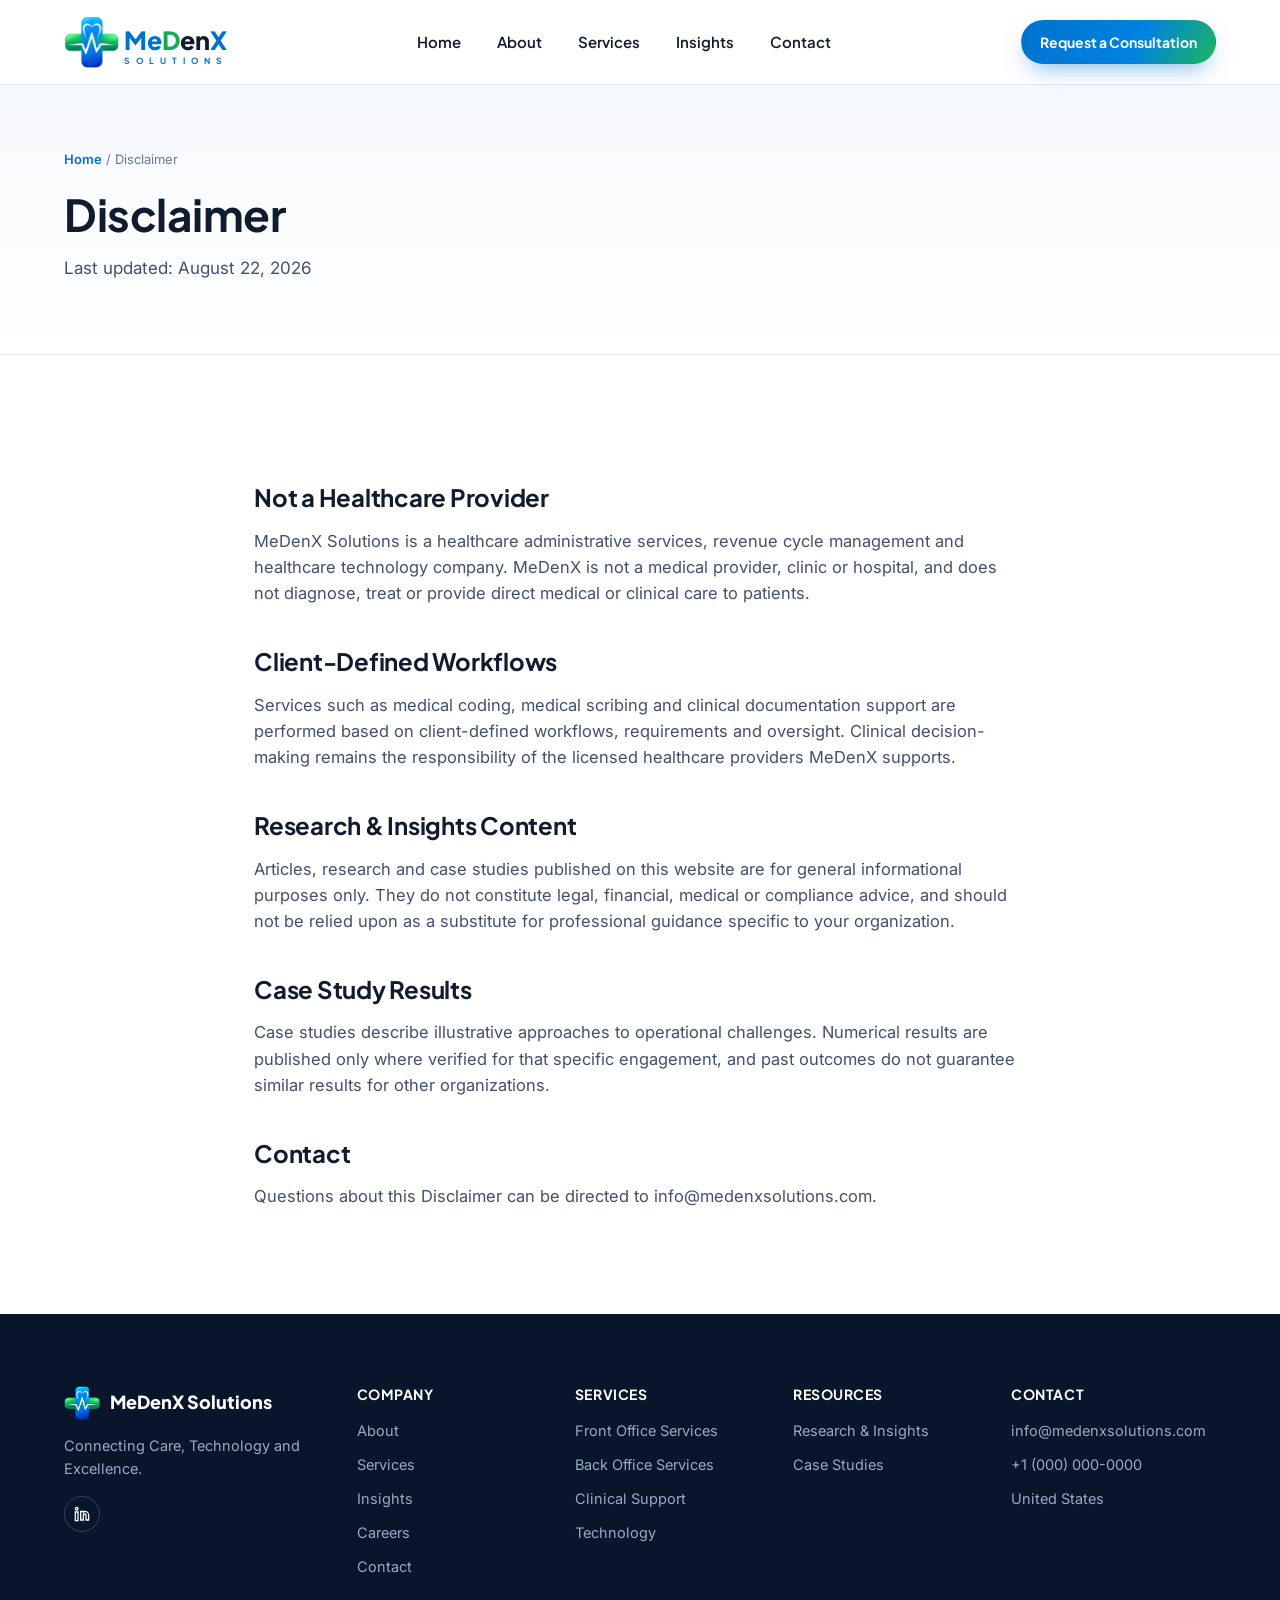
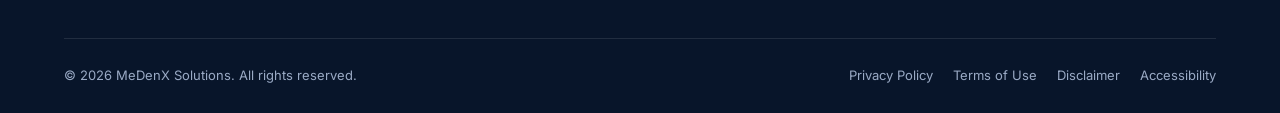
<file: disclaimer.html>
<!DOCTYPE html>
<html lang="en">
<head>
<meta charset="UTF-8">
<meta name="viewport" content="width=device-width, initial-scale=1.0">
<title>Disclaimer | MeDenX Solutions</title>
<meta name="description" content="MeDenX Solutions website disclaimer.">
<link rel="canonical" href="https://medenxsolutions.com/disclaimer.html">
<meta property="og:type" content="website">
<meta property="og:title" content="Disclaimer | MeDenX Solutions">
<meta property="og:description" content="MeDenX Solutions website disclaimer.">
<meta property="og:url" content="https://medenxsolutions.com/disclaimer.html">
<meta property="og:image" content="https://medenxsolutions.com/assets/img/medenx-icon-lg.png">
<meta property="og:site_name" content="MeDenX Solutions">
<meta name="twitter:card" content="summary_large_image">
<meta name="twitter:title" content="Disclaimer | MeDenX Solutions">
<meta name="twitter:description" content="MeDenX Solutions website disclaimer.">
<meta name="twitter:image" content="https://medenxsolutions.com/assets/img/medenx-icon-lg.png">
<link rel="icon" type="image/png" href="assets/img/favicon.png">
<link rel="stylesheet" href="assets/css/style.css">
</head>
<body>

<!-- BUILD:HEADER -->
<a href="#main-content" class="skip-link">Skip to main content</a>
<header class="site-header">
  <div class="container nav-wrap">
    <a href="index.html" class="brand">
      <img src="assets/img/medenx-icon-sm.png" alt="MeDenX Solutions icon">
      <span class="brand-text">
        <span class="brand-word"><span class="c-blue">Me</span><span class="c-green">D</span><span class="c-ink">en</span><span class="c-blue">X</span></span>
        <span class="brand-sub">SOLUTIONS</span>
      </span>
    </a>
    <nav class="nav-links" id="primary-nav" aria-label="Primary">
      <a href="index.html">Home</a>
      <a href="about.html">About</a>
      <a href="services.html">Services</a>
      <a href="insights.html">Insights</a>
      <a href="contact.html">Contact</a>
    </nav>
    <div class="nav-actions">
      <a href="contact.html" class="btn btn-primary btn-sm">Request a Consultation</a>
      <button class="nav-toggle" type="button" aria-label="Toggle navigation" aria-controls="primary-nav" aria-expanded="false"><span></span></button>
    </div>
  </div>
</header>
<!-- /BUILD:HEADER -->

<main id="main-content">

<section class="page-hero">
  <div class="container">
    <div class="breadcrumb"><a href="index.html">Home</a> / Disclaimer</div>
    <h1>Disclaimer</h1>
    <p class="lead">Last updated: August 22, 2026</p>
  </div>
</section>

<section>
  <div class="container article-content" style="max-width:820px;">

    <!-- Status: published as operative policy. Independent review by qualified
         counsel is still recommended, including HIPAA / state privacy law and any
         Business Associate Agreement obligations. -->

    <h2>Not a Healthcare Provider</h2>
    <p>MeDenX Solutions is a healthcare administrative services, revenue cycle management and healthcare technology company. MeDenX is not a medical provider, clinic or hospital, and does not diagnose, treat or provide direct medical or clinical care to patients.</p>

    <h2>Client-Defined Workflows</h2>
    <p>Services such as medical coding, medical scribing and clinical documentation support are performed based on client-defined workflows, requirements and oversight. Clinical decision-making remains the responsibility of the licensed healthcare providers MeDenX supports.</p>

    <h2>Research &amp; Insights Content</h2>
    <p>Articles, research and case studies published on this website are for general informational purposes only. They do not constitute legal, financial, medical or compliance advice, and should not be relied upon as a substitute for professional guidance specific to your organization.</p>

    <h2>Case Study Results</h2>
    <p>Case studies describe illustrative approaches to operational challenges. Numerical results are published only where verified for that specific engagement, and past outcomes do not guarantee similar results for other organizations.</p>

    <h2>Contact</h2>
    <p>Questions about this Disclaimer can be directed to info@medenxsolutions.com.</p>
  </div>
</section>

</main>

<!-- BUILD:FOOTER -->
<footer class="site-footer">
  <div class="container">
    <div class="footer-top">
      <div class="footer-col">
        <div class="footer-brand">
          <img src="assets/img/medenx-icon-sm.png" alt="MeDenX Solutions">
          <span>MeDenX Solutions</span>
        </div>
        <p style="font-size:14.5px;max-width:260px;">Connecting Care, Technology and Excellence.</p>
        <div class="social-row">
          <a href="#" aria-label="LinkedIn"><svg viewBox="0 0 24 24" fill="none" stroke="currentColor" stroke-width="2"><path d="M16 8a6 6 0 0 1 6 6v7h-4v-7a2 2 0 0 0-4 0v7h-4V8h4v1.5A5.99 5.99 0 0 1 16 8ZM2 9h4v13H2zM4 6a2 2 0 1 0 0-4 2 2 0 0 0 0 4Z"/></svg></a>
        </div>
      </div>
      <div class="footer-col">
        <h4>Company</h4>
        <ul>
          <li><a href="about.html">About</a></li>
          <li><a href="services.html">Services</a></li>
          <li><a href="insights.html">Insights</a></li>
          <li><a href="careers.html">Careers</a></li>
          <li><a href="contact.html">Contact</a></li>
        </ul>
      </div>
      <div class="footer-col">
        <h4>Services</h4>
        <ul>
          <li><a href="services.html#patient-access">Front Office Services</a></li>
          <li><a href="services.html#revenue-cycle">Back Office Services</a></li>
          <li><a href="services.html#clinical-support">Clinical Support</a></li>
          <li><a href="services.html#technology">Technology</a></li>
        </ul>
      </div>
      <div class="footer-col">
        <h4>Resources</h4>
        <ul>
          <li><a href="insights.html">Research &amp; Insights</a></li>
          <li><a href="case-studies.html">Case Studies</a></li>
        </ul>
      </div>
      <div class="footer-col">
        <h4>Contact</h4>
        <ul>
          <li>info@medenxsolutions.com</li>
          <li>+1 (000) 000-0000</li>
          <li>United States</li>
        </ul>
      </div>
    </div>
    <div class="footer-bottom">
      <span>&copy; <span id="copyright-year">2026</span> MeDenX Solutions. All rights reserved.</span>
      <div class="footer-legal">
        <a href="privacy.html">Privacy Policy</a>
        <a href="terms.html">Terms of Use</a>
        <a href="disclaimer.html">Disclaimer</a>
        <a href="accessibility.html">Accessibility</a>
      </div>
    </div>
  </div>
</footer>
<!-- /BUILD:FOOTER -->

<script src="assets/js/main.js"></script>
</body>
</html>
</file>
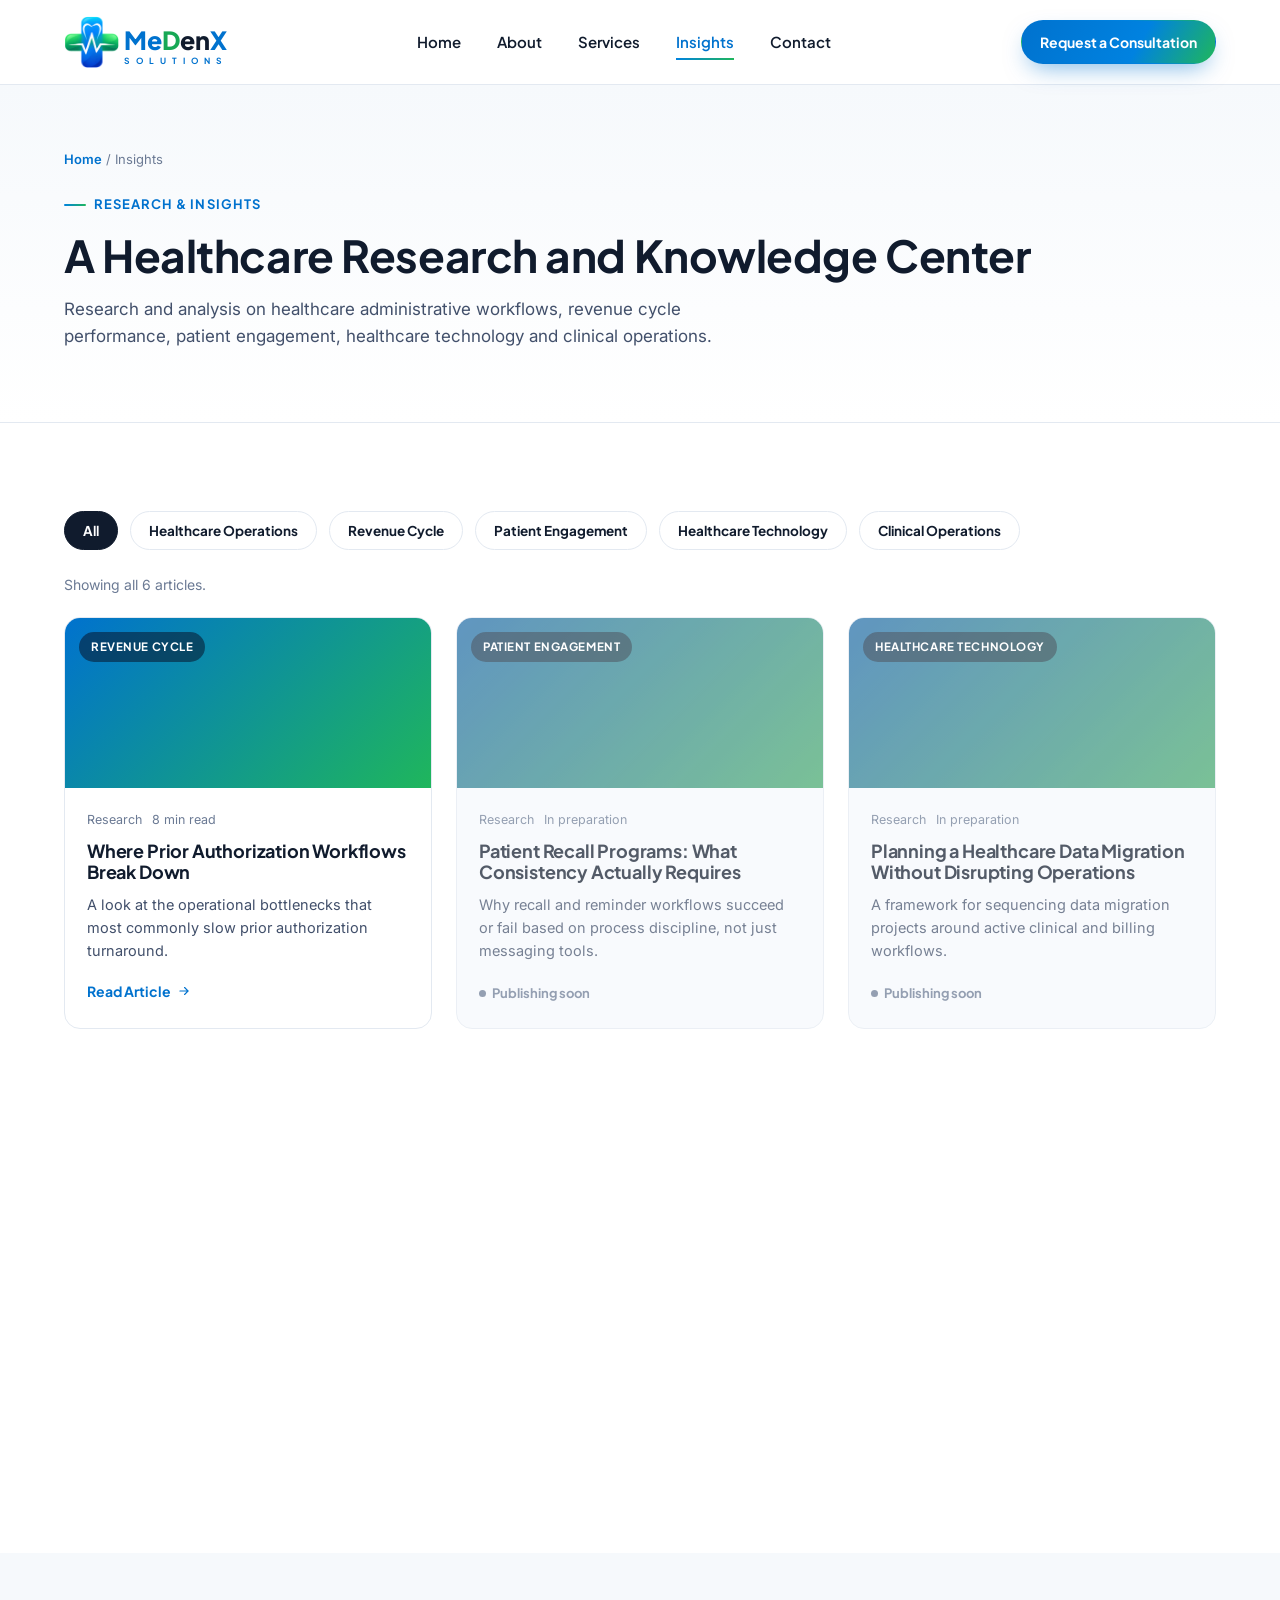
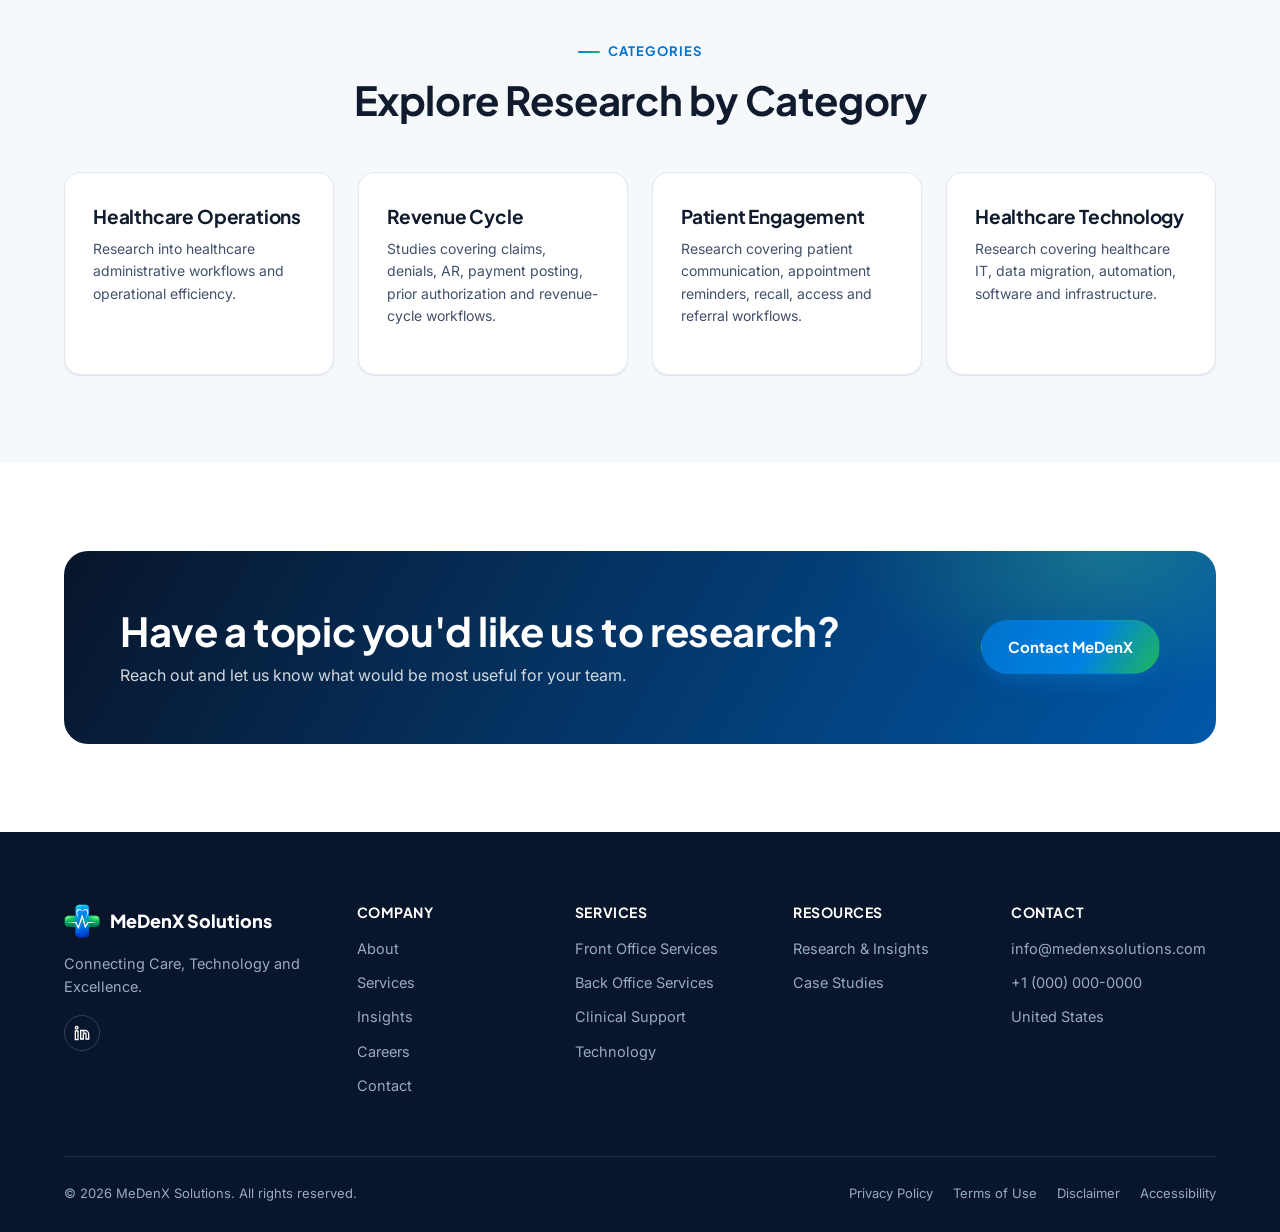
<file: insights.html>
<!DOCTYPE html>
<html lang="en">
<head>
<meta charset="UTF-8">
<meta name="viewport" content="width=device-width, initial-scale=1.0">
<title>Research &amp; Insights | MeDenX Solutions</title>
<meta name="description" content="A healthcare research and knowledge center covering healthcare operations, revenue cycle, patient engagement, healthcare technology and clinical operations.">
<link rel="canonical" href="https://medenxsolutions.com/insights.html">
<meta property="og:type" content="website">
<meta property="og:title" content="Research &amp; Insights | MeDenX Solutions">
<meta property="og:description" content="A healthcare research and knowledge center covering healthcare operations, revenue cycle, patient engagement, healthcare technology and clinical operations.">
<meta property="og:url" content="https://medenxsolutions.com/insights.html">
<meta property="og:image" content="https://medenxsolutions.com/assets/img/medenx-icon-lg.png">
<meta property="og:site_name" content="MeDenX Solutions">
<meta name="twitter:card" content="summary_large_image">
<meta name="twitter:title" content="Research &amp; Insights | MeDenX Solutions">
<meta name="twitter:description" content="A healthcare research and knowledge center covering healthcare operations, revenue cycle, patient engagement, healthcare technology and clinical operations.">
<meta name="twitter:image" content="https://medenxsolutions.com/assets/img/medenx-icon-lg.png">
<link rel="icon" type="image/png" href="assets/img/favicon.png">
<link rel="stylesheet" href="assets/css/style.css">
</head>
<body>

<!-- BUILD:HEADER -->
<a href="#main-content" class="skip-link">Skip to main content</a>
<header class="site-header">
  <div class="container nav-wrap">
    <a href="index.html" class="brand">
      <img src="assets/img/medenx-icon-sm.png" alt="MeDenX Solutions icon">
      <span class="brand-text">
        <span class="brand-word"><span class="c-blue">Me</span><span class="c-green">D</span><span class="c-ink">en</span><span class="c-blue">X</span></span>
        <span class="brand-sub">SOLUTIONS</span>
      </span>
    </a>
    <nav class="nav-links" id="primary-nav" aria-label="Primary">
      <a href="index.html">Home</a>
      <a href="about.html">About</a>
      <a href="services.html">Services</a>
      <a href="insights.html" class="active">Insights</a>
      <a href="contact.html">Contact</a>
    </nav>
    <div class="nav-actions">
      <a href="contact.html" class="btn btn-primary btn-sm">Request a Consultation</a>
      <button class="nav-toggle" type="button" aria-label="Toggle navigation" aria-controls="primary-nav" aria-expanded="false"><span></span></button>
    </div>
  </div>
</header>
<!-- /BUILD:HEADER -->

<main id="main-content">

<section class="page-hero">
  <div class="container">
    <div class="breadcrumb"><a href="index.html">Home</a> / Insights</div>
    <div class="eyebrow">Research &amp; Insights</div>
    <h1>A Healthcare Research and Knowledge Center</h1>
    <p class="lead">Research and analysis on healthcare administrative workflows, revenue cycle performance, patient engagement, healthcare technology and clinical operations.</p>
  </div>
</section>

<section>
  <div class="container">
    <div class="category-strip" role="group" aria-label="Filter articles by category">
      <button type="button" class="category-chip active" data-filter="all" aria-pressed="true">All</button>
      <button type="button" class="category-chip" data-filter="Healthcare Operations" aria-pressed="false">Healthcare Operations</button>
      <button type="button" class="category-chip" data-filter="Revenue Cycle" aria-pressed="false">Revenue Cycle</button>
      <button type="button" class="category-chip" data-filter="Patient Engagement" aria-pressed="false">Patient Engagement</button>
      <button type="button" class="category-chip" data-filter="Healthcare Technology" aria-pressed="false">Healthcare Technology</button>
      <button type="button" class="category-chip" data-filter="Clinical Operations" aria-pressed="false">Clinical Operations</button>
    </div>

    <p id="filter-status" class="text-muted" style="font-size:14px;margin:0 0 20px;" aria-live="polite"></p>

    <div class="grid-3" id="article-grid">
      <a href="insights/prior-authorization-bottlenecks.html" class="article-card" data-category="Revenue Cycle">
        <div class="article-media"><span>Revenue Cycle</span></div>
        <div class="article-body">
          <div class="article-meta"><span>Research</span><span>8 min read</span></div>
          <h3>Where Prior Authorization Workflows Break Down</h3>
          <p>A look at the operational bottlenecks that most commonly slow prior authorization turnaround.</p>
          <span class="card-link">Read Article
            <svg viewBox="0 0 24 24" fill="none" stroke="currentColor" stroke-width="2" stroke-linecap="round"><path d="M5 12h14M13 6l6 6-6 6"/></svg>
          </span>
        </div>
      </a>

      <div class="article-card is-pending" data-category="Patient Engagement">
        <div class="article-media"><span>Patient Engagement</span></div>
        <div class="article-body">
          <div class="article-meta"><span>Research</span><span>In preparation</span></div>
          <h3>Patient Recall Programs: What Consistency Actually Requires</h3>
          <p>Why recall and reminder workflows succeed or fail based on process discipline, not just messaging tools.</p>
          <span class="card-status">Publishing soon</span>
        </div>
      </div>

      <div class="article-card is-pending" data-category="Healthcare Technology">
        <div class="article-media"><span>Healthcare Technology</span></div>
        <div class="article-body">
          <div class="article-meta"><span>Research</span><span>In preparation</span></div>
          <h3>Planning a Healthcare Data Migration Without Disrupting Operations</h3>
          <p>A framework for sequencing data migration projects around active clinical and billing workflows.</p>
          <span class="card-status">Publishing soon</span>
        </div>
      </div>

      <div class="article-card is-pending" data-category="Clinical Operations">
        <div class="article-media"><span>Clinical Operations</span></div>
        <div class="article-body">
          <div class="article-meta"><span>Research</span><span>In preparation</span></div>
          <h3>Credentialing Delays: A Root-Cause View</h3>
          <p>Common documentation gaps and payer-side delays that extend provider credentialing timelines.</p>
          <span class="card-status">Publishing soon</span>
        </div>
      </div>

      <div class="article-card is-pending" data-category="Revenue Cycle">
        <div class="article-media"><span>Revenue Cycle</span></div>
        <div class="article-body">
          <div class="article-meta"><span>Research</span><span>In preparation</span></div>
          <h3>Denial Management: Building a Root-Cause Tracking Process</h3>
          <p>How structured denial tracking helps practices identify recurring, preventable claim issues.</p>
          <span class="card-status">Publishing soon</span>
        </div>
      </div>

      <div class="article-card is-pending" data-category="Healthcare Operations">
        <div class="article-media"><span>Healthcare Operations</span></div>
        <div class="article-body">
          <div class="article-meta"><span>Research</span><span>In preparation</span></div>
          <h3>Referral Coordination as an Operational, Not Just Clinical, Workflow</h3>
          <p>Why referral leakage is often an administrative coordination problem more than a clinical one.</p>
          <span class="card-status">Publishing soon</span>
        </div>
      </div>
    </div>
  </div>
</section>

<section class="section-soft">
  <div class="container">
    <div class="section-head center">
      <div class="eyebrow" style="justify-content:center;display:flex;">Categories</div>
      <h2>Explore Research by Category</h2>
    </div>
    <div class="grid-4">
      <div class="card">
        <h3>Healthcare Operations</h3>
        <p style="font-size:14px;">Research into healthcare administrative workflows and operational efficiency.</p>
      </div>
      <div class="card">
        <h3>Revenue Cycle</h3>
        <p style="font-size:14px;">Studies covering claims, denials, AR, payment posting, prior authorization and revenue-cycle workflows.</p>
      </div>
      <div class="card">
        <h3>Patient Engagement</h3>
        <p style="font-size:14px;">Research covering patient communication, appointment reminders, recall, access and referral workflows.</p>
      </div>
      <div class="card">
        <h3>Healthcare Technology</h3>
        <p style="font-size:14px;">Research covering healthcare IT, data migration, automation, software and infrastructure.</p>
      </div>
    </div>
  </div>
</section>

<section>
  <div class="container">
    <div class="cta-banner">
      <div class="cta-content">
        <h2>Have a topic you'd like us to research?</h2>
        <p>Reach out and let us know what would be most useful for your team.</p>
      </div>
      <div class="cta-actions">
        <a href="contact.html" class="btn btn-primary">Contact MeDenX</a>
      </div>
    </div>
  </div>
</section>

</main>

<!-- BUILD:FOOTER -->
<footer class="site-footer">
  <div class="container">
    <div class="footer-top">
      <div class="footer-col">
        <div class="footer-brand">
          <img src="assets/img/medenx-icon-sm.png" alt="MeDenX Solutions">
          <span>MeDenX Solutions</span>
        </div>
        <p style="font-size:14.5px;max-width:260px;">Connecting Care, Technology and Excellence.</p>
        <div class="social-row">
          <a href="#" aria-label="LinkedIn"><svg viewBox="0 0 24 24" fill="none" stroke="currentColor" stroke-width="2"><path d="M16 8a6 6 0 0 1 6 6v7h-4v-7a2 2 0 0 0-4 0v7h-4V8h4v1.5A5.99 5.99 0 0 1 16 8ZM2 9h4v13H2zM4 6a2 2 0 1 0 0-4 2 2 0 0 0 0 4Z"/></svg></a>
        </div>
      </div>
      <div class="footer-col">
        <h4>Company</h4>
        <ul>
          <li><a href="about.html">About</a></li>
          <li><a href="services.html">Services</a></li>
          <li><a href="insights.html">Insights</a></li>
          <li><a href="careers.html">Careers</a></li>
          <li><a href="contact.html">Contact</a></li>
        </ul>
      </div>
      <div class="footer-col">
        <h4>Services</h4>
        <ul>
          <li><a href="services.html#patient-access">Front Office Services</a></li>
          <li><a href="services.html#revenue-cycle">Back Office Services</a></li>
          <li><a href="services.html#clinical-support">Clinical Support</a></li>
          <li><a href="services.html#technology">Technology</a></li>
        </ul>
      </div>
      <div class="footer-col">
        <h4>Resources</h4>
        <ul>
          <li><a href="insights.html">Research &amp; Insights</a></li>
          <li><a href="case-studies.html">Case Studies</a></li>
        </ul>
      </div>
      <div class="footer-col">
        <h4>Contact</h4>
        <ul>
          <li>info@medenxsolutions.com</li>
          <li>+1 (000) 000-0000</li>
          <li>United States</li>
        </ul>
      </div>
    </div>
    <div class="footer-bottom">
      <span>&copy; <span id="copyright-year">2026</span> MeDenX Solutions. All rights reserved.</span>
      <div class="footer-legal">
        <a href="privacy.html">Privacy Policy</a>
        <a href="terms.html">Terms of Use</a>
        <a href="disclaimer.html">Disclaimer</a>
        <a href="accessibility.html">Accessibility</a>
      </div>
    </div>
  </div>
</footer>
<!-- /BUILD:FOOTER -->

<script src="assets/js/main.js"></script>
<script src="assets/js/insights-filter.js"></script>
</body>
</html>
</file>
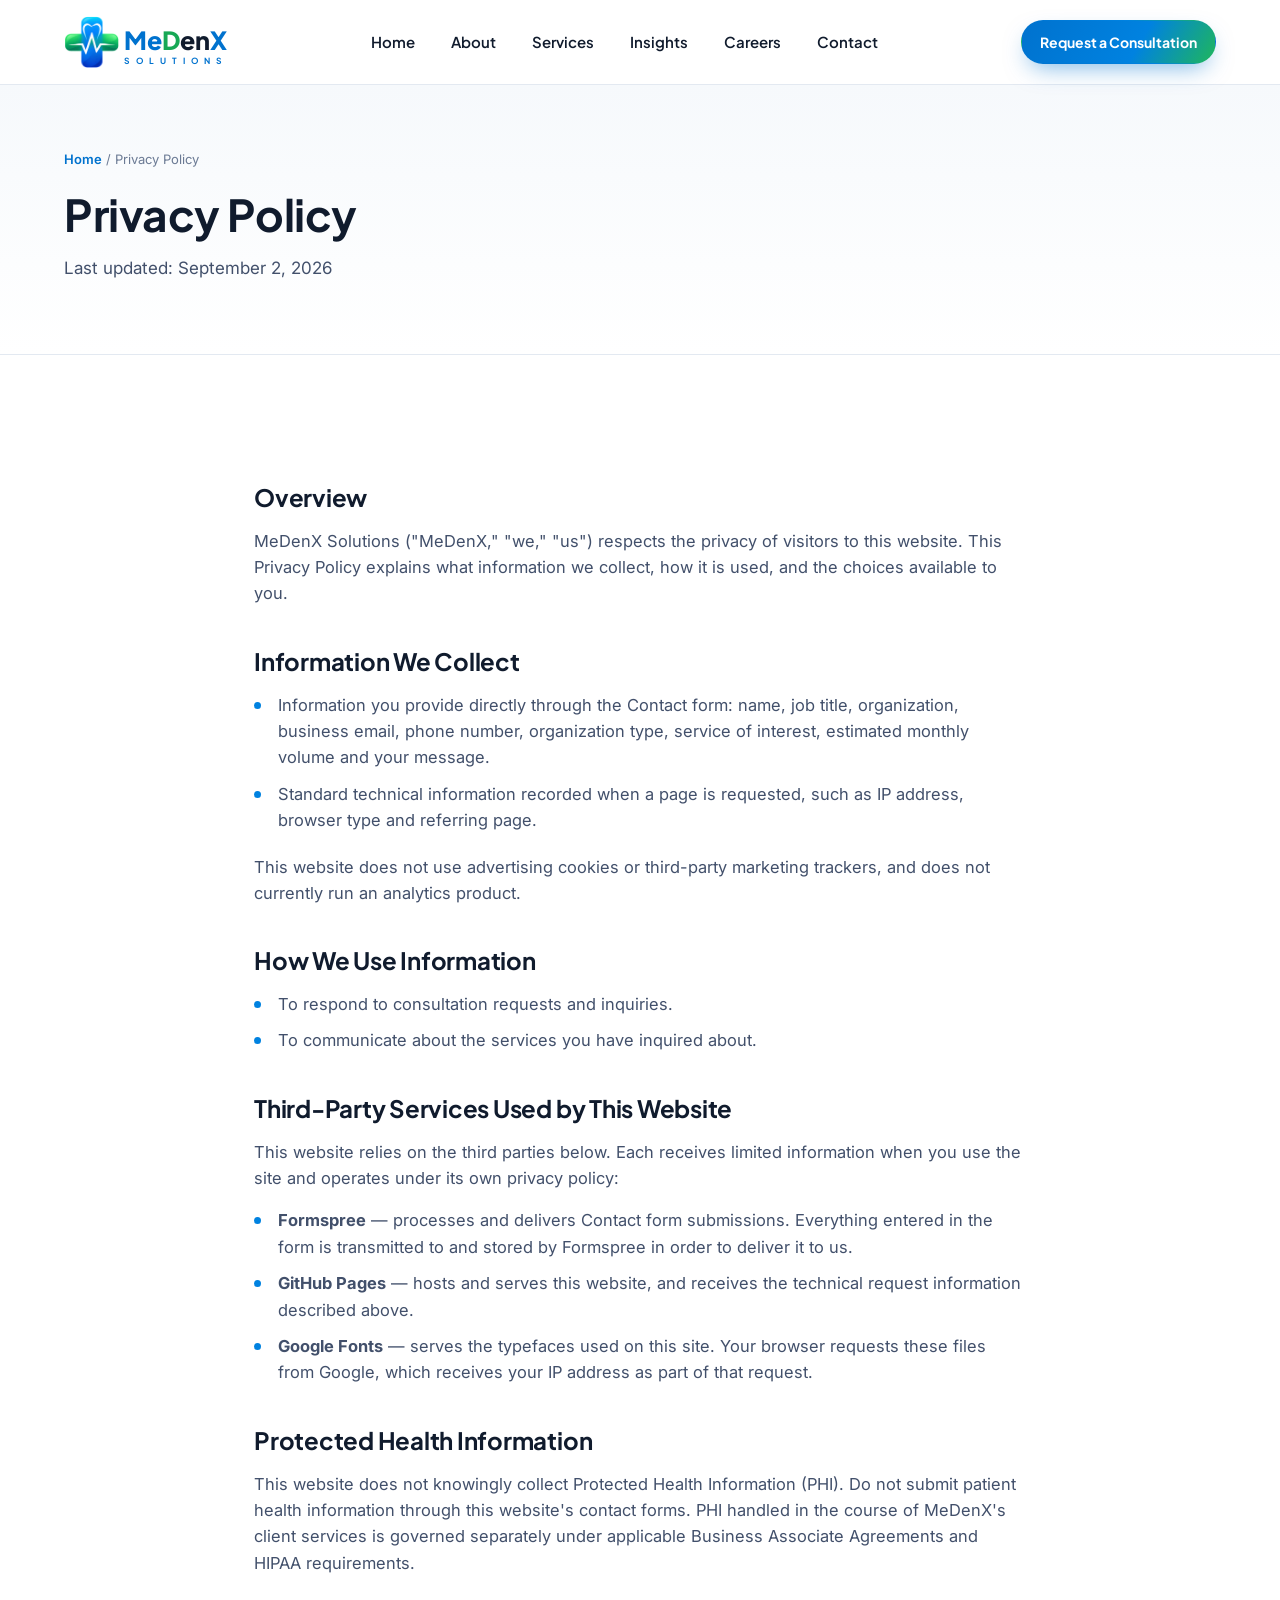
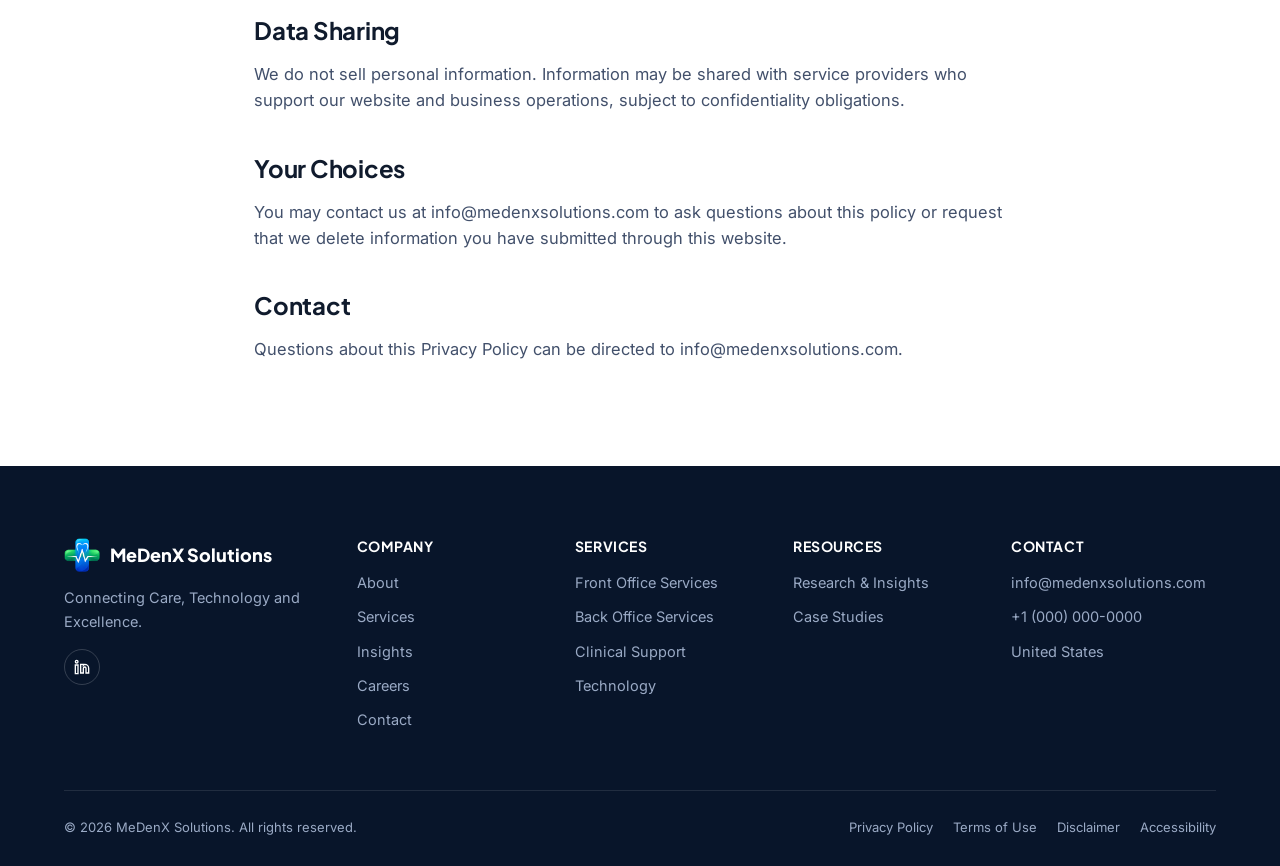
<file: privacy.html>
<!DOCTYPE html>
<html lang="en">
<head>
<meta charset="UTF-8">
<meta name="viewport" content="width=device-width, initial-scale=1.0">
<title>Privacy Policy | MeDenX Solutions</title>
<meta name="description" content="MeDenX Solutions privacy policy.">
<link rel="canonical" href="https://medenxsolutions.com/privacy.html">
<meta property="og:type" content="website">
<meta property="og:title" content="Privacy Policy | MeDenX Solutions">
<meta property="og:description" content="MeDenX Solutions privacy policy.">
<meta property="og:url" content="https://medenxsolutions.com/privacy.html">
<meta property="og:image" content="https://medenxsolutions.com/assets/img/medenx-icon-lg.png">
<meta property="og:site_name" content="MeDenX Solutions">
<meta name="twitter:card" content="summary_large_image">
<meta name="twitter:title" content="Privacy Policy | MeDenX Solutions">
<meta name="twitter:description" content="MeDenX Solutions privacy policy.">
<meta name="twitter:image" content="https://medenxsolutions.com/assets/img/medenx-icon-lg.png">
<link rel="icon" type="image/png" href="assets/img/favicon.png">
<link rel="stylesheet" href="assets/css/style.css">
</head>
<body>

<!-- BUILD:HEADER -->
<a href="#main-content" class="skip-link">Skip to main content</a>
<header class="site-header">
  <div class="container nav-wrap">
    <a href="index.html" class="brand">
      <img src="assets/img/medenx-icon-sm.png" alt="MeDenX Solutions icon">
      <span class="brand-text">
        <span class="brand-word"><span class="c-blue">Me</span><span class="c-green">D</span><span class="c-ink">en</span><span class="c-blue">X</span></span>
        <span class="brand-sub">SOLUTIONS</span>
      </span>
    </a>
    <nav class="nav-links" id="primary-nav" aria-label="Primary">
      <a href="index.html">Home</a>
      <a href="about.html">About</a>
      <a href="services.html">Services</a>
      <a href="insights.html">Insights</a>
      <a href="careers.html">Careers</a>
      <a href="contact.html">Contact</a>
    </nav>
    <div class="nav-actions">
      <a href="contact.html" class="btn btn-primary btn-sm">Request a Consultation</a>
      <button class="nav-toggle" type="button" aria-label="Toggle navigation" aria-controls="primary-nav" aria-expanded="false"><span></span></button>
    </div>
  </div>
</header>
<!-- /BUILD:HEADER -->

<main id="main-content">

<section class="page-hero">
  <div class="container">
    <div class="breadcrumb"><a href="index.html">Home</a> / Privacy Policy</div>
    <h1>Privacy Policy</h1>
    <p class="lead">Last updated: September 2, 2026</p>
  </div>
</section>

<section>
  <div class="container article-content" style="max-width:820px;">

    <!-- Status: published as operative policy. Independent review by qualified
         counsel is still recommended, including HIPAA / state privacy law and any
         Business Associate Agreement obligations. -->

    <h2>Overview</h2>
    <p>MeDenX Solutions ("MeDenX," "we," "us") respects the privacy of visitors to this website. This Privacy Policy explains what information we collect, how it is used, and the choices available to you.</p>

    <h2>Information We Collect</h2>
    <ul>
      <li>Information you provide directly through the Contact form: name, job title, organization, business email, phone number, organization type, service of interest, estimated monthly volume and your message.</li>
      <li>Standard technical information recorded when a page is requested, such as IP address, browser type and referring page.</li>
    </ul>
    <p>This website does not use advertising cookies or third-party marketing trackers, and does not currently run an analytics product.</p>

    <h2>How We Use Information</h2>
    <ul>
      <li>To respond to consultation requests and inquiries.</li>
      <li>To communicate about the services you have inquired about.</li>
    </ul>

    <h2>Third-Party Services Used by This Website</h2>
    <p>This website relies on the third parties below. Each receives limited information when you use the site and operates under its own privacy policy:</p>
    <ul>
      <li><strong>Formspree</strong> — processes and delivers Contact form submissions. Everything entered in the form is transmitted to and stored by Formspree in order to deliver it to us.</li>
      <li><strong>GitHub Pages</strong> — hosts and serves this website, and receives the technical request information described above.</li>
      <li><strong>Google Fonts</strong> — serves the typefaces used on this site. Your browser requests these files from Google, which receives your IP address as part of that request.</li>
    </ul>

    <h2>Protected Health Information</h2>
    <p>This website does not knowingly collect Protected Health Information (PHI). Do not submit patient health information through this website's contact forms. PHI handled in the course of MeDenX's client services is governed separately under applicable Business Associate Agreements and HIPAA requirements.</p>

    <h2>Data Sharing</h2>
    <p>We do not sell personal information. Information may be shared with service providers who support our website and business operations, subject to confidentiality obligations.</p>

    <h2>Your Choices</h2>
    <p>You may contact us at info@medenxsolutions.com to ask questions about this policy or request that we delete information you have submitted through this website.</p>

    <h2>Contact</h2>
    <p>Questions about this Privacy Policy can be directed to info@medenxsolutions.com.</p>
  </div>
</section>

</main>

<!-- BUILD:FOOTER -->
<footer class="site-footer">
  <div class="container">
    <div class="footer-top">
      <div class="footer-col">
        <div class="footer-brand">
          <img src="assets/img/medenx-icon-sm.png" alt="MeDenX Solutions">
          <span>MeDenX Solutions</span>
        </div>
        <p style="font-size:14.5px;max-width:260px;">Connecting Care, Technology and Excellence.</p>
        <div class="social-row">
          <a href="#" aria-label="LinkedIn"><svg viewBox="0 0 24 24" fill="none" stroke="currentColor" stroke-width="2"><path d="M16 8a6 6 0 0 1 6 6v7h-4v-7a2 2 0 0 0-4 0v7h-4V8h4v1.5A5.99 5.99 0 0 1 16 8ZM2 9h4v13H2zM4 6a2 2 0 1 0 0-4 2 2 0 0 0 0 4Z"/></svg></a>
        </div>
      </div>
      <div class="footer-col">
        <h4>Company</h4>
        <ul>
          <li><a href="about.html">About</a></li>
          <li><a href="services.html">Services</a></li>
          <li><a href="insights.html">Insights</a></li>
          <li><a href="careers.html">Careers</a></li>
          <li><a href="contact.html">Contact</a></li>
        </ul>
      </div>
      <div class="footer-col">
        <h4>Services</h4>
        <ul>
          <li><a href="services.html#patient-access">Front Office Services</a></li>
          <li><a href="services.html#revenue-cycle">Back Office Services</a></li>
          <li><a href="services.html#clinical-support">Clinical Support</a></li>
          <li><a href="services.html#technology">Technology</a></li>
        </ul>
      </div>
      <div class="footer-col">
        <h4>Resources</h4>
        <ul>
          <li><a href="insights.html">Research &amp; Insights</a></li>
          <li><a href="case-studies.html">Case Studies</a></li>
        </ul>
      </div>
      <div class="footer-col">
        <h4>Contact</h4>
        <ul>
          <li>info@medenxsolutions.com</li>
          <li>+1 (000) 000-0000</li>
          <li>United States</li>
        </ul>
      </div>
    </div>
    <div class="footer-bottom">
      <span>&copy; <span id="copyright-year">2026</span> MeDenX Solutions. All rights reserved.</span>
      <div class="footer-legal">
        <a href="privacy.html">Privacy Policy</a>
        <a href="terms.html">Terms of Use</a>
        <a href="disclaimer.html">Disclaimer</a>
        <a href="accessibility.html">Accessibility</a>
      </div>
    </div>
  </div>
</footer>
<!-- /BUILD:FOOTER -->

<script src="assets/js/main.js"></script>
</body>
</html>
</file>
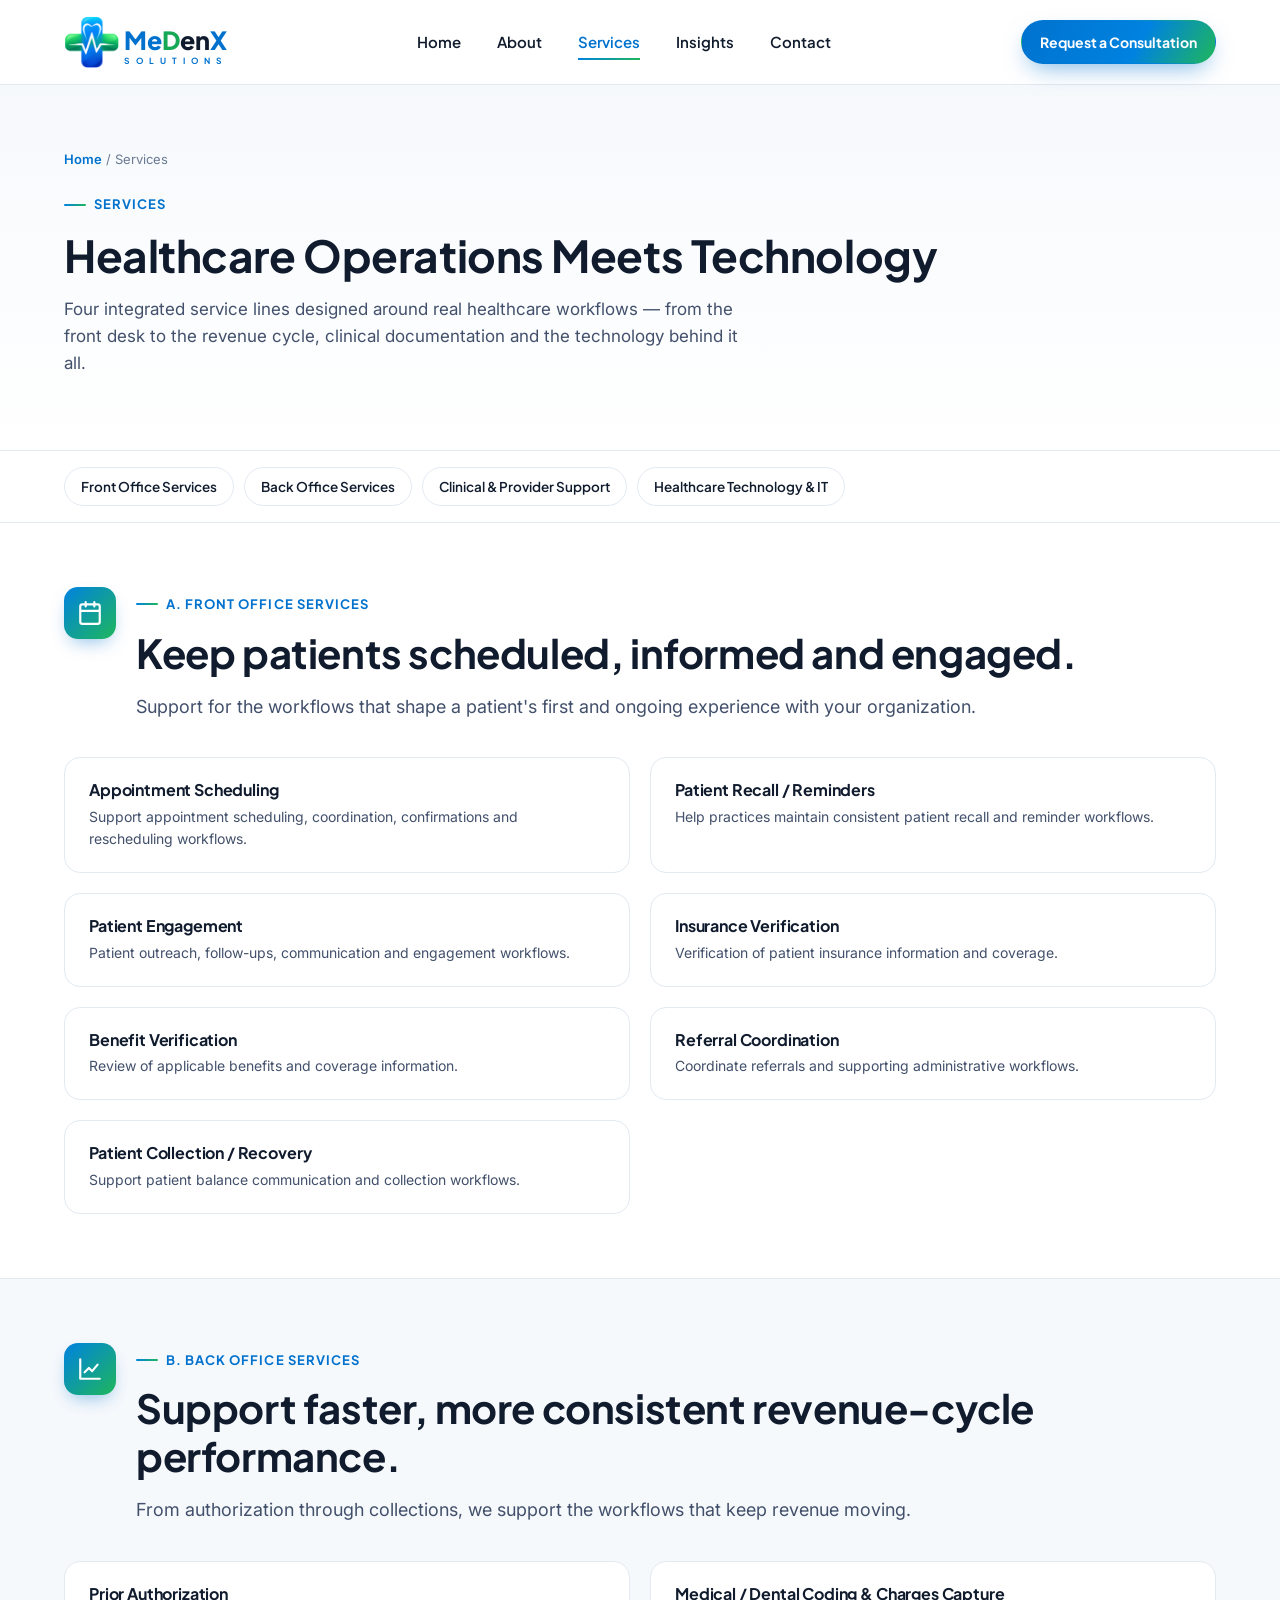
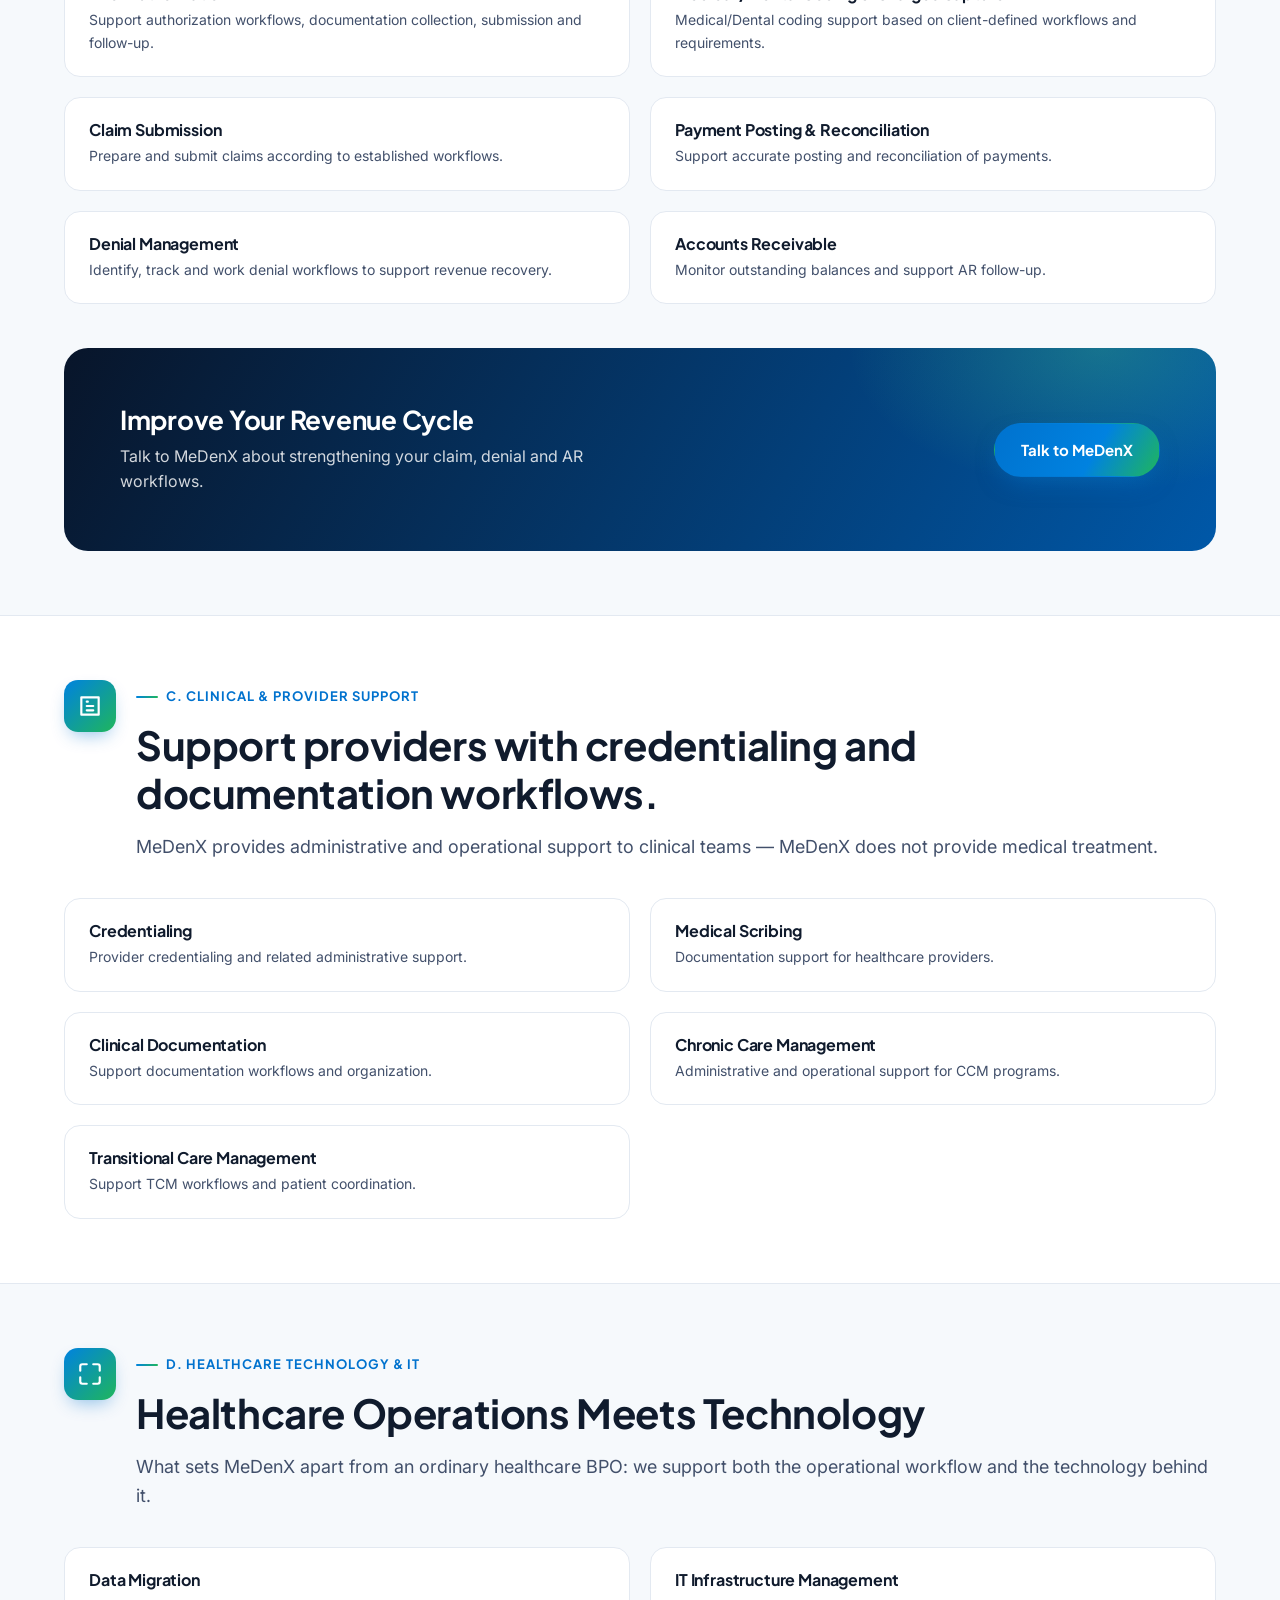
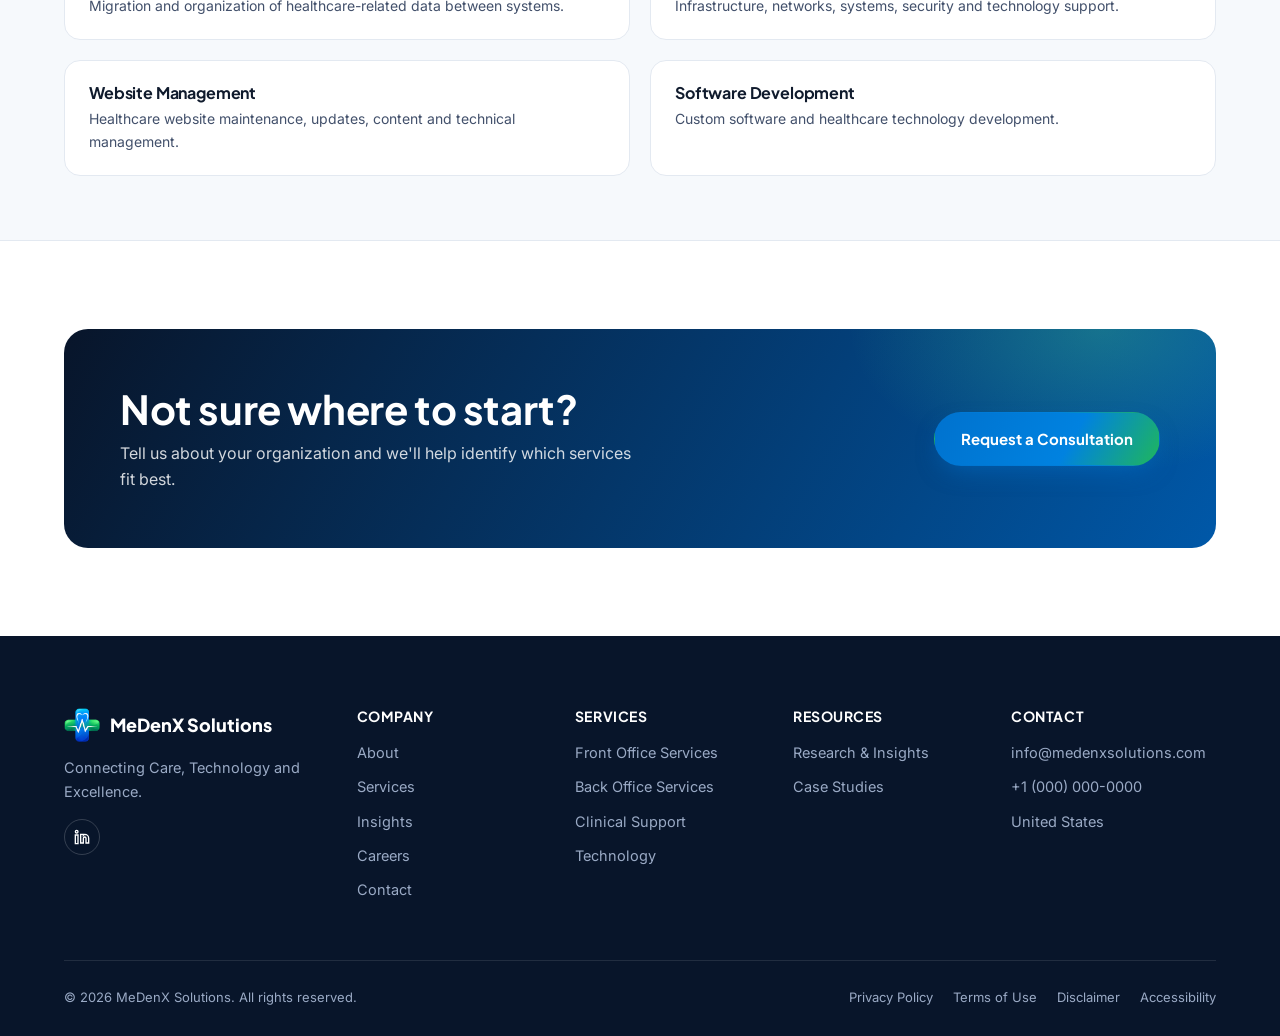
<file: services.html>
<!DOCTYPE html>
<html lang="en">
<head>
<meta charset="UTF-8">
<meta name="viewport" content="width=device-width, initial-scale=1.0">
<title>Services | MeDenX Solutions</title>
<meta name="description" content="Front Office Services, Back Office Services, Clinical & Provider Support and Healthcare Technology & IT — explore MeDenX Solutions' full service offering.">
<link rel="canonical" href="https://medenxsolutions.com/services.html">
<meta property="og:type" content="website">
<meta property="og:title" content="Services | MeDenX Solutions">
<meta property="og:description" content="Front Office Services, Back Office Services, Clinical & Provider Support and Healthcare Technology & IT — explore MeDenX Solutions' full service offering.">
<meta property="og:url" content="https://medenxsolutions.com/services.html">
<meta property="og:image" content="https://medenxsolutions.com/assets/img/medenx-icon-lg.png">
<meta property="og:site_name" content="MeDenX Solutions">
<meta name="twitter:card" content="summary_large_image">
<meta name="twitter:title" content="Services | MeDenX Solutions">
<meta name="twitter:description" content="Front Office Services, Back Office Services, Clinical & Provider Support and Healthcare Technology & IT — explore MeDenX Solutions' full service offering.">
<meta name="twitter:image" content="https://medenxsolutions.com/assets/img/medenx-icon-lg.png">
<link rel="icon" type="image/png" href="assets/img/favicon.png">
<link rel="stylesheet" href="assets/css/style.css">
</head>
<body>

<!-- BUILD:HEADER -->
<a href="#main-content" class="skip-link">Skip to main content</a>
<header class="site-header">
  <div class="container nav-wrap">
    <a href="index.html" class="brand">
      <img src="assets/img/medenx-icon-sm.png" alt="MeDenX Solutions icon">
      <span class="brand-text">
        <span class="brand-word"><span class="c-blue">Me</span><span class="c-green">D</span><span class="c-ink">en</span><span class="c-blue">X</span></span>
        <span class="brand-sub">SOLUTIONS</span>
      </span>
    </a>
    <nav class="nav-links" id="primary-nav" aria-label="Primary">
      <a href="index.html">Home</a>
      <a href="about.html">About</a>
      <a href="services.html" class="active">Services</a>
      <a href="insights.html">Insights</a>
      <a href="contact.html">Contact</a>
    </nav>
    <div class="nav-actions">
      <a href="contact.html" class="btn btn-primary btn-sm">Request a Consultation</a>
      <button class="nav-toggle" type="button" aria-label="Toggle navigation" aria-controls="primary-nav" aria-expanded="false"><span></span></button>
    </div>
  </div>
</header>
<!-- /BUILD:HEADER -->

<main id="main-content">

<section class="page-hero">
  <div class="container">
    <div class="breadcrumb"><a href="index.html">Home</a> / Services</div>
    <div class="eyebrow">Services</div>
    <h1>Healthcare Operations Meets Technology</h1>
    <p class="lead">Four integrated service lines designed around real healthcare workflows — from the front desk to the revenue cycle, clinical documentation and the technology behind it all.</p>
  </div>
</section>

<nav class="jump-nav">
  <div class="container" style="display:flex;gap:10px;flex-wrap:wrap;">
    <a href="#patient-access">Front Office Services</a>
    <a href="#revenue-cycle">Back Office Services</a>
    <a href="#clinical-support">Clinical &amp; Provider Support</a>
    <a href="#technology">Healthcare Technology &amp; IT</a>
  </div>
</nav>

<!-- A. Front Office Services -->
<section class="service-block" id="patient-access">
  <div class="container">
    <div class="service-block-head">
      <div class="icon-tile"><svg viewBox="0 0 24 24" fill="none" stroke-width="2" stroke-linecap="round" stroke-linejoin="round"><path d="M8 2v4M16 2v4M3 10h18M5 4h14a2 2 0 0 1 2 2v14a2 2 0 0 1-2 2H5a2 2 0 0 1-2-2V6a2 2 0 0 1 2-2Z"/></svg></div>
      <div>
        <div class="eyebrow">A. Front Office Services</div>
        <h2>Keep patients scheduled, informed and engaged.</h2>
        <p class="lead" style="margin-bottom:0;">Support for the workflows that shape a patient's first and ongoing experience with your organization.</p>
      </div>
    </div>
    <div class="service-items">
      <div class="service-item"><h4>Appointment Scheduling</h4><p>Support appointment scheduling, coordination, confirmations and rescheduling workflows.</p></div>
      <div class="service-item"><h4>Patient Recall / Reminders</h4><p>Help practices maintain consistent patient recall and reminder workflows.</p></div>
      <div class="service-item"><h4>Patient Engagement</h4><p>Patient outreach, follow-ups, communication and engagement workflows.</p></div>
      <div class="service-item"><h4>Insurance Verification</h4><p>Verification of patient insurance information and coverage.</p></div>
      <div class="service-item"><h4>Benefit Verification</h4><p>Review of applicable benefits and coverage information.</p></div>
      <div class="service-item"><h4>Referral Coordination</h4><p>Coordinate referrals and supporting administrative workflows.</p></div>
      <div class="service-item"><h4>Patient Collection / Recovery</h4><p>Support patient balance communication and collection workflows.</p></div>
    </div>
  </div>
</section>

<!-- B. Back Office Services -->
<section class="service-block section-soft" id="revenue-cycle">
  <div class="container">
    <div class="service-block-head">
      <div class="icon-tile"><svg viewBox="0 0 24 24" fill="none" stroke-width="2" stroke-linecap="round" stroke-linejoin="round"><path d="M3 3v18h18M7 15l4-4 3 3 5-6"/></svg></div>
      <div>
        <div class="eyebrow">B. Back Office Services</div>
        <h2>Support faster, more consistent revenue-cycle performance.</h2>
        <p class="lead" style="margin-bottom:0;">From authorization through collections, we support the workflows that keep revenue moving.</p>
      </div>
    </div>
    <div class="service-items">
      <div class="service-item"><h4>Prior Authorization</h4><p>Support authorization workflows, documentation collection, submission and follow-up.</p></div>
      <div class="service-item"><h4>Medical / Dental Coding &amp; Charges Capture</h4><p>Medical/Dental coding support based on client-defined workflows and requirements.</p></div>
      <div class="service-item"><h4>Claim Submission</h4><p>Prepare and submit claims according to established workflows.</p></div>
      <div class="service-item"><h4>Payment Posting &amp; Reconciliation</h4><p>Support accurate posting and reconciliation of payments.</p></div>
      <div class="service-item"><h4>Denial Management</h4><p>Identify, track and work denial workflows to support revenue recovery.</p></div>
      <div class="service-item"><h4>Accounts Receivable</h4><p>Monitor outstanding balances and support AR follow-up.</p></div>
    </div>
    <div class="cta-banner" style="margin-top:44px;">
      <div class="cta-content">
        <h2 style="font-size:26px;">Improve Your Revenue Cycle</h2>
        <p>Talk to MeDenX about strengthening your claim, denial and AR workflows.</p>
      </div>
      <div class="cta-actions">
        <a href="contact.html" class="btn btn-primary">Talk to MeDenX</a>
      </div>
    </div>
  </div>
</section>

<!-- C. CLINICAL SUPPORT -->
<section class="service-block" id="clinical-support">
  <div class="container">
    <div class="service-block-head">
      <div class="icon-tile"><svg viewBox="0 0 24 24" fill="none" stroke-width="2" stroke-linecap="round" stroke-linejoin="round"><path d="M9 12h6M9 16h6M9 8h1M4 4h16v16H4z"/></svg></div>
      <div>
        <div class="eyebrow">C. Clinical &amp; Provider Support</div>
        <h2>Support providers with credentialing and documentation workflows.</h2>
        <p class="lead" style="margin-bottom:0;">MeDenX provides administrative and operational support to clinical teams — MeDenX does not provide medical treatment.</p>
      </div>
    </div>
    <div class="service-items">
      <div class="service-item"><h4>Credentialing</h4><p>Provider credentialing and related administrative support.</p></div>
      <div class="service-item"><h4>Medical Scribing</h4><p>Documentation support for healthcare providers.</p></div>
      <div class="service-item"><h4>Clinical Documentation</h4><p>Support documentation workflows and organization.</p></div>
      <div class="service-item"><h4>Chronic Care Management</h4><p>Administrative and operational support for CCM programs.</p></div>
      <div class="service-item"><h4>Transitional Care Management</h4><p>Support TCM workflows and patient coordination.</p></div>
    </div>
  </div>
</section>

<!-- D. TECHNOLOGY -->
<section class="service-block section-soft" id="technology">
  <div class="container">
    <div class="service-block-head">
      <div class="icon-tile"><svg viewBox="0 0 24 24" fill="none" stroke-width="2" stroke-linecap="round" stroke-linejoin="round"><path d="M9 3H5a2 2 0 0 0-2 2v4m18 0V5a2 2 0 0 0-2-2h-4m0 18h4a2 2 0 0 0 2-2v-4M3 15v4a2 2 0 0 0 2 2h4"/></svg></div>
      <div>
        <div class="eyebrow">D. Healthcare Technology &amp; IT</div>
        <h2>Healthcare Operations Meets Technology</h2>
        <p class="lead" style="margin-bottom:0;">What sets MeDenX apart from an ordinary healthcare BPO: we support both the operational workflow and the technology behind it.</p>
      </div>
    </div>
    <div class="service-items">
      <div class="service-item"><h4>Data Migration</h4><p>Migration and organization of healthcare-related data between systems.</p></div>
      <div class="service-item"><h4>IT Infrastructure Management</h4><p>Infrastructure, networks, systems, security and technology support.</p></div>
      <div class="service-item"><h4>Website Management</h4><p>Healthcare website maintenance, updates, content and technical management.</p></div>
      <div class="service-item"><h4>Software Development</h4><p>Custom software and healthcare technology development.</p></div>
    </div>
  </div>
</section>

<section>
  <div class="container">
    <div class="cta-banner">
      <div class="cta-content">
        <h2>Not sure where to start?</h2>
        <p>Tell us about your organization and we'll help identify which services fit best.</p>
      </div>
      <div class="cta-actions">
        <a href="contact.html" class="btn btn-primary">Request a Consultation</a>
      </div>
    </div>
  </div>
</section>

</main>

<!-- BUILD:FOOTER -->
<footer class="site-footer">
  <div class="container">
    <div class="footer-top">
      <div class="footer-col">
        <div class="footer-brand">
          <img src="assets/img/medenx-icon-sm.png" alt="MeDenX Solutions">
          <span>MeDenX Solutions</span>
        </div>
        <p style="font-size:14.5px;max-width:260px;">Connecting Care, Technology and Excellence.</p>
        <div class="social-row">
          <a href="#" aria-label="LinkedIn"><svg viewBox="0 0 24 24" fill="none" stroke="currentColor" stroke-width="2"><path d="M16 8a6 6 0 0 1 6 6v7h-4v-7a2 2 0 0 0-4 0v7h-4V8h4v1.5A5.99 5.99 0 0 1 16 8ZM2 9h4v13H2zM4 6a2 2 0 1 0 0-4 2 2 0 0 0 0 4Z"/></svg></a>
        </div>
      </div>
      <div class="footer-col">
        <h4>Company</h4>
        <ul>
          <li><a href="about.html">About</a></li>
          <li><a href="services.html">Services</a></li>
          <li><a href="insights.html">Insights</a></li>
          <li><a href="careers.html">Careers</a></li>
          <li><a href="contact.html">Contact</a></li>
        </ul>
      </div>
      <div class="footer-col">
        <h4>Services</h4>
        <ul>
          <li><a href="services.html#patient-access">Front Office Services</a></li>
          <li><a href="services.html#revenue-cycle">Back Office Services</a></li>
          <li><a href="services.html#clinical-support">Clinical Support</a></li>
          <li><a href="services.html#technology">Technology</a></li>
        </ul>
      </div>
      <div class="footer-col">
        <h4>Resources</h4>
        <ul>
          <li><a href="insights.html">Research &amp; Insights</a></li>
          <li><a href="case-studies.html">Case Studies</a></li>
        </ul>
      </div>
      <div class="footer-col">
        <h4>Contact</h4>
        <ul>
          <li>info@medenxsolutions.com</li>
          <li>+1 (000) 000-0000</li>
          <li>United States</li>
        </ul>
      </div>
    </div>
    <div class="footer-bottom">
      <span>&copy; <span id="copyright-year">2026</span> MeDenX Solutions. All rights reserved.</span>
      <div class="footer-legal">
        <a href="privacy.html">Privacy Policy</a>
        <a href="terms.html">Terms of Use</a>
        <a href="disclaimer.html">Disclaimer</a>
        <a href="accessibility.html">Accessibility</a>
      </div>
    </div>
  </div>
</footer>
<!-- /BUILD:FOOTER -->

<script src="assets/js/main.js"></script>
</body>
</html>
</file>
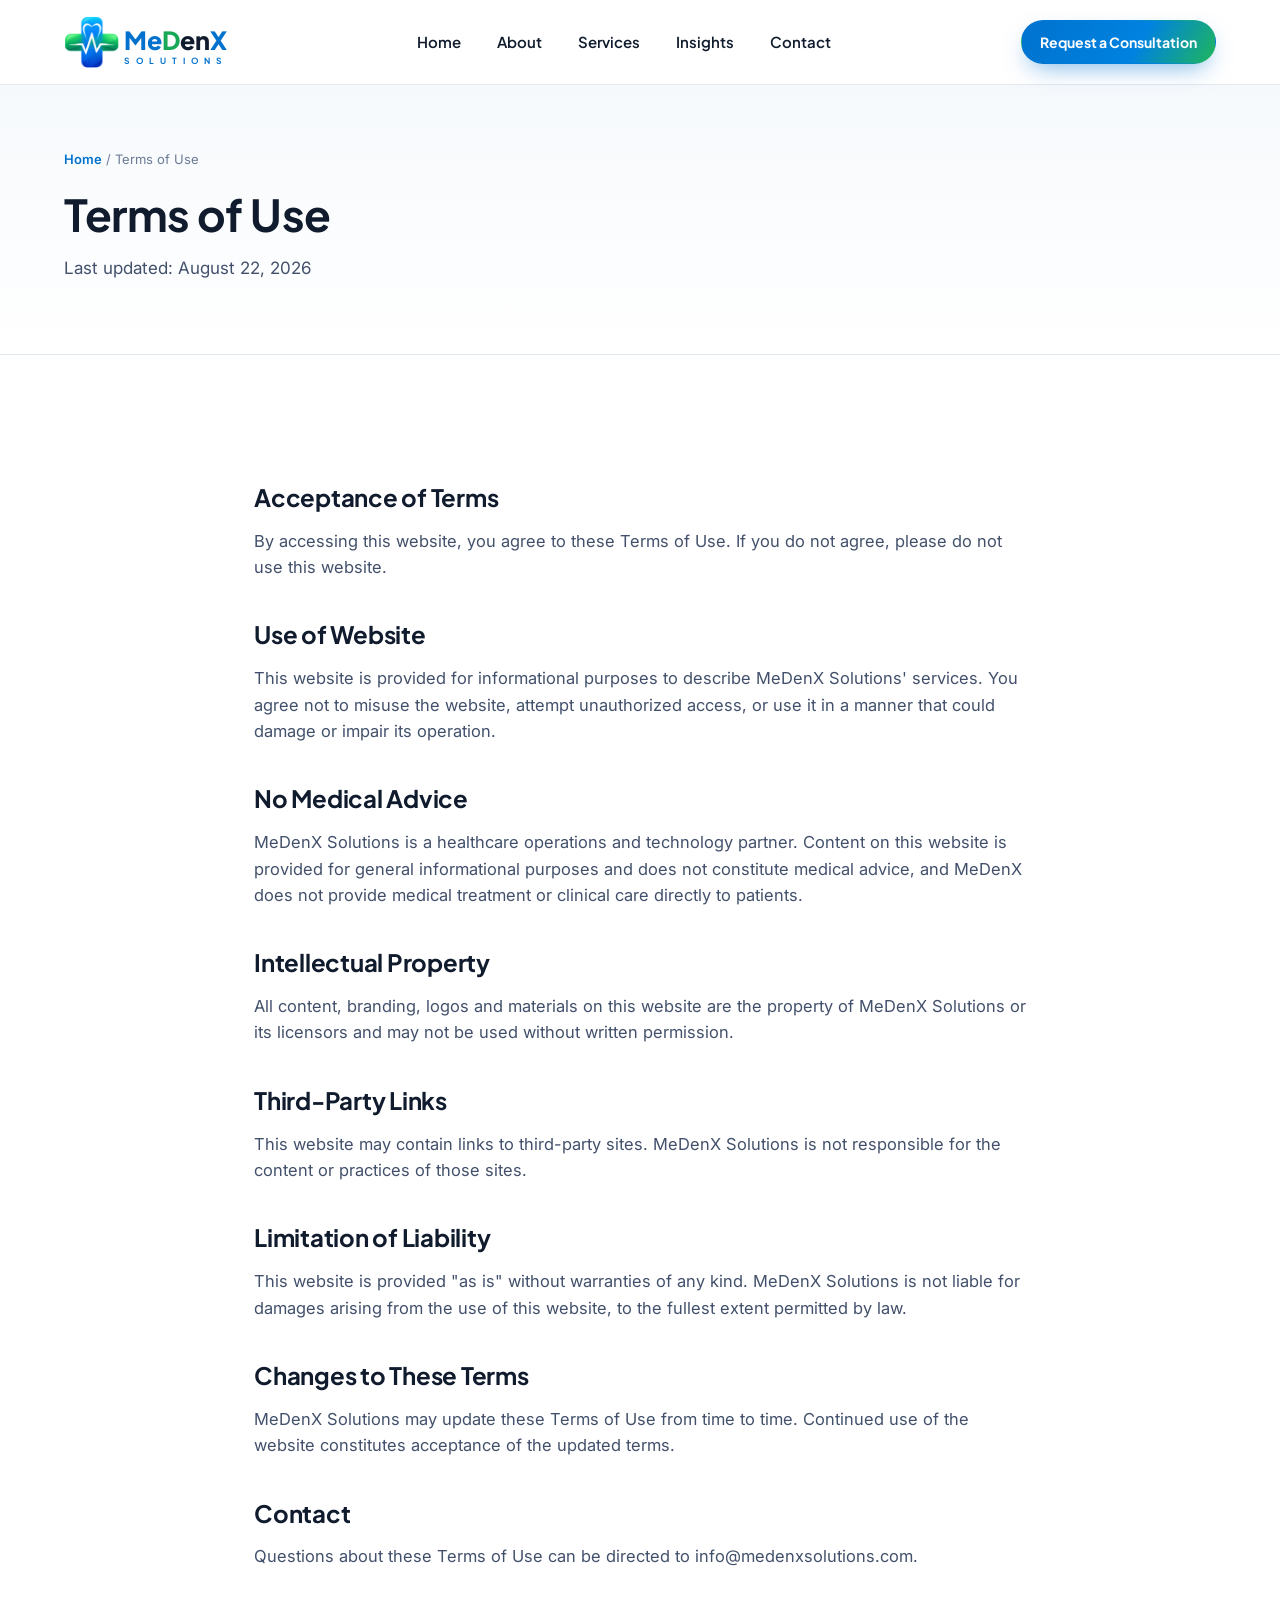
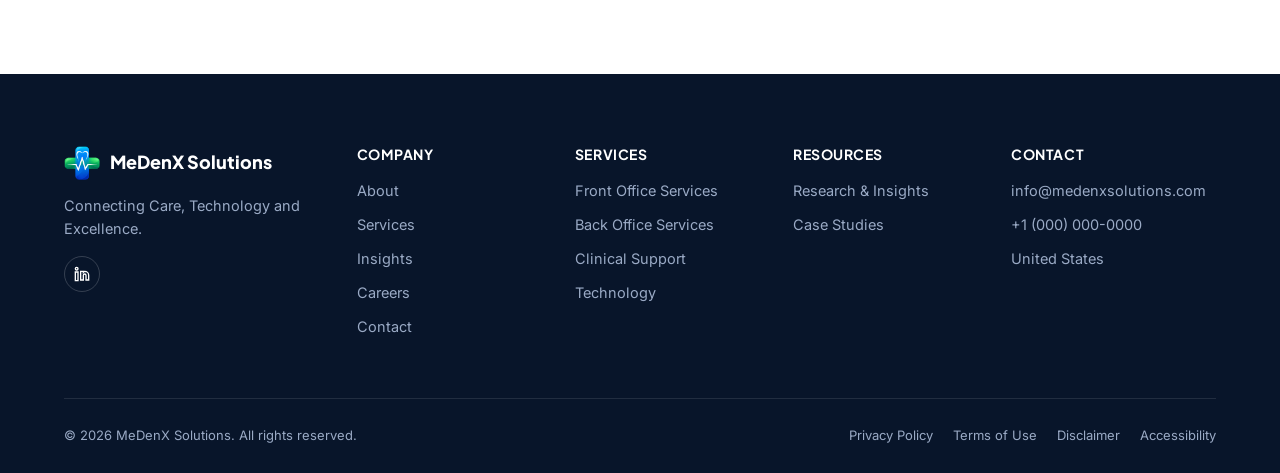
<file: terms.html>
<!DOCTYPE html>
<html lang="en">
<head>
<meta charset="UTF-8">
<meta name="viewport" content="width=device-width, initial-scale=1.0">
<title>Terms of Use | MeDenX Solutions</title>
<meta name="description" content="MeDenX Solutions terms of use.">
<link rel="canonical" href="https://medenxsolutions.com/terms.html">
<meta property="og:type" content="website">
<meta property="og:title" content="Terms of Use | MeDenX Solutions">
<meta property="og:description" content="MeDenX Solutions terms of use.">
<meta property="og:url" content="https://medenxsolutions.com/terms.html">
<meta property="og:image" content="https://medenxsolutions.com/assets/img/medenx-icon-lg.png">
<meta property="og:site_name" content="MeDenX Solutions">
<meta name="twitter:card" content="summary_large_image">
<meta name="twitter:title" content="Terms of Use | MeDenX Solutions">
<meta name="twitter:description" content="MeDenX Solutions terms of use.">
<meta name="twitter:image" content="https://medenxsolutions.com/assets/img/medenx-icon-lg.png">
<link rel="icon" type="image/png" href="assets/img/favicon.png">
<link rel="stylesheet" href="assets/css/style.css">
</head>
<body>

<!-- BUILD:HEADER -->
<a href="#main-content" class="skip-link">Skip to main content</a>
<header class="site-header">
  <div class="container nav-wrap">
    <a href="index.html" class="brand">
      <img src="assets/img/medenx-icon-sm.png" alt="MeDenX Solutions icon">
      <span class="brand-text">
        <span class="brand-word"><span class="c-blue">Me</span><span class="c-green">D</span><span class="c-ink">en</span><span class="c-blue">X</span></span>
        <span class="brand-sub">SOLUTIONS</span>
      </span>
    </a>
    <nav class="nav-links" id="primary-nav" aria-label="Primary">
      <a href="index.html">Home</a>
      <a href="about.html">About</a>
      <a href="services.html">Services</a>
      <a href="insights.html">Insights</a>
      <a href="contact.html">Contact</a>
    </nav>
    <div class="nav-actions">
      <a href="contact.html" class="btn btn-primary btn-sm">Request a Consultation</a>
      <button class="nav-toggle" type="button" aria-label="Toggle navigation" aria-controls="primary-nav" aria-expanded="false"><span></span></button>
    </div>
  </div>
</header>
<!-- /BUILD:HEADER -->

<main id="main-content">

<section class="page-hero">
  <div class="container">
    <div class="breadcrumb"><a href="index.html">Home</a> / Terms of Use</div>
    <h1>Terms of Use</h1>
    <p class="lead">Last updated: August 22, 2026</p>
  </div>
</section>

<section>
  <div class="container article-content" style="max-width:820px;">

    <!-- Status: published as operative policy. Independent review by qualified
         counsel is still recommended, including HIPAA / state privacy law and any
         Business Associate Agreement obligations. -->

    <h2>Acceptance of Terms</h2>
    <p>By accessing this website, you agree to these Terms of Use. If you do not agree, please do not use this website.</p>

    <h2>Use of Website</h2>
    <p>This website is provided for informational purposes to describe MeDenX Solutions' services. You agree not to misuse the website, attempt unauthorized access, or use it in a manner that could damage or impair its operation.</p>

    <h2>No Medical Advice</h2>
    <p>MeDenX Solutions is a healthcare operations and technology partner. Content on this website is provided for general informational purposes and does not constitute medical advice, and MeDenX does not provide medical treatment or clinical care directly to patients.</p>

    <h2>Intellectual Property</h2>
    <p>All content, branding, logos and materials on this website are the property of MeDenX Solutions or its licensors and may not be used without written permission.</p>

    <h2>Third-Party Links</h2>
    <p>This website may contain links to third-party sites. MeDenX Solutions is not responsible for the content or practices of those sites.</p>

    <h2>Limitation of Liability</h2>
    <p>This website is provided "as is" without warranties of any kind. MeDenX Solutions is not liable for damages arising from the use of this website, to the fullest extent permitted by law.</p>

    <h2>Changes to These Terms</h2>
    <p>MeDenX Solutions may update these Terms of Use from time to time. Continued use of the website constitutes acceptance of the updated terms.</p>

    <h2>Contact</h2>
    <p>Questions about these Terms of Use can be directed to info@medenxsolutions.com.</p>
  </div>
</section>

</main>

<!-- BUILD:FOOTER -->
<footer class="site-footer">
  <div class="container">
    <div class="footer-top">
      <div class="footer-col">
        <div class="footer-brand">
          <img src="assets/img/medenx-icon-sm.png" alt="MeDenX Solutions">
          <span>MeDenX Solutions</span>
        </div>
        <p style="font-size:14.5px;max-width:260px;">Connecting Care, Technology and Excellence.</p>
        <div class="social-row">
          <a href="#" aria-label="LinkedIn"><svg viewBox="0 0 24 24" fill="none" stroke="currentColor" stroke-width="2"><path d="M16 8a6 6 0 0 1 6 6v7h-4v-7a2 2 0 0 0-4 0v7h-4V8h4v1.5A5.99 5.99 0 0 1 16 8ZM2 9h4v13H2zM4 6a2 2 0 1 0 0-4 2 2 0 0 0 0 4Z"/></svg></a>
        </div>
      </div>
      <div class="footer-col">
        <h4>Company</h4>
        <ul>
          <li><a href="about.html">About</a></li>
          <li><a href="services.html">Services</a></li>
          <li><a href="insights.html">Insights</a></li>
          <li><a href="careers.html">Careers</a></li>
          <li><a href="contact.html">Contact</a></li>
        </ul>
      </div>
      <div class="footer-col">
        <h4>Services</h4>
        <ul>
          <li><a href="services.html#patient-access">Front Office Services</a></li>
          <li><a href="services.html#revenue-cycle">Back Office Services</a></li>
          <li><a href="services.html#clinical-support">Clinical Support</a></li>
          <li><a href="services.html#technology">Technology</a></li>
        </ul>
      </div>
      <div class="footer-col">
        <h4>Resources</h4>
        <ul>
          <li><a href="insights.html">Research &amp; Insights</a></li>
          <li><a href="case-studies.html">Case Studies</a></li>
        </ul>
      </div>
      <div class="footer-col">
        <h4>Contact</h4>
        <ul>
          <li>info@medenxsolutions.com</li>
          <li>+1 (000) 000-0000</li>
          <li>United States</li>
        </ul>
      </div>
    </div>
    <div class="footer-bottom">
      <span>&copy; <span id="copyright-year">2026</span> MeDenX Solutions. All rights reserved.</span>
      <div class="footer-legal">
        <a href="privacy.html">Privacy Policy</a>
        <a href="terms.html">Terms of Use</a>
        <a href="disclaimer.html">Disclaimer</a>
        <a href="accessibility.html">Accessibility</a>
      </div>
    </div>
  </div>
</footer>
<!-- /BUILD:FOOTER -->

<script src="assets/js/main.js"></script>
</body>
</html>
</file>
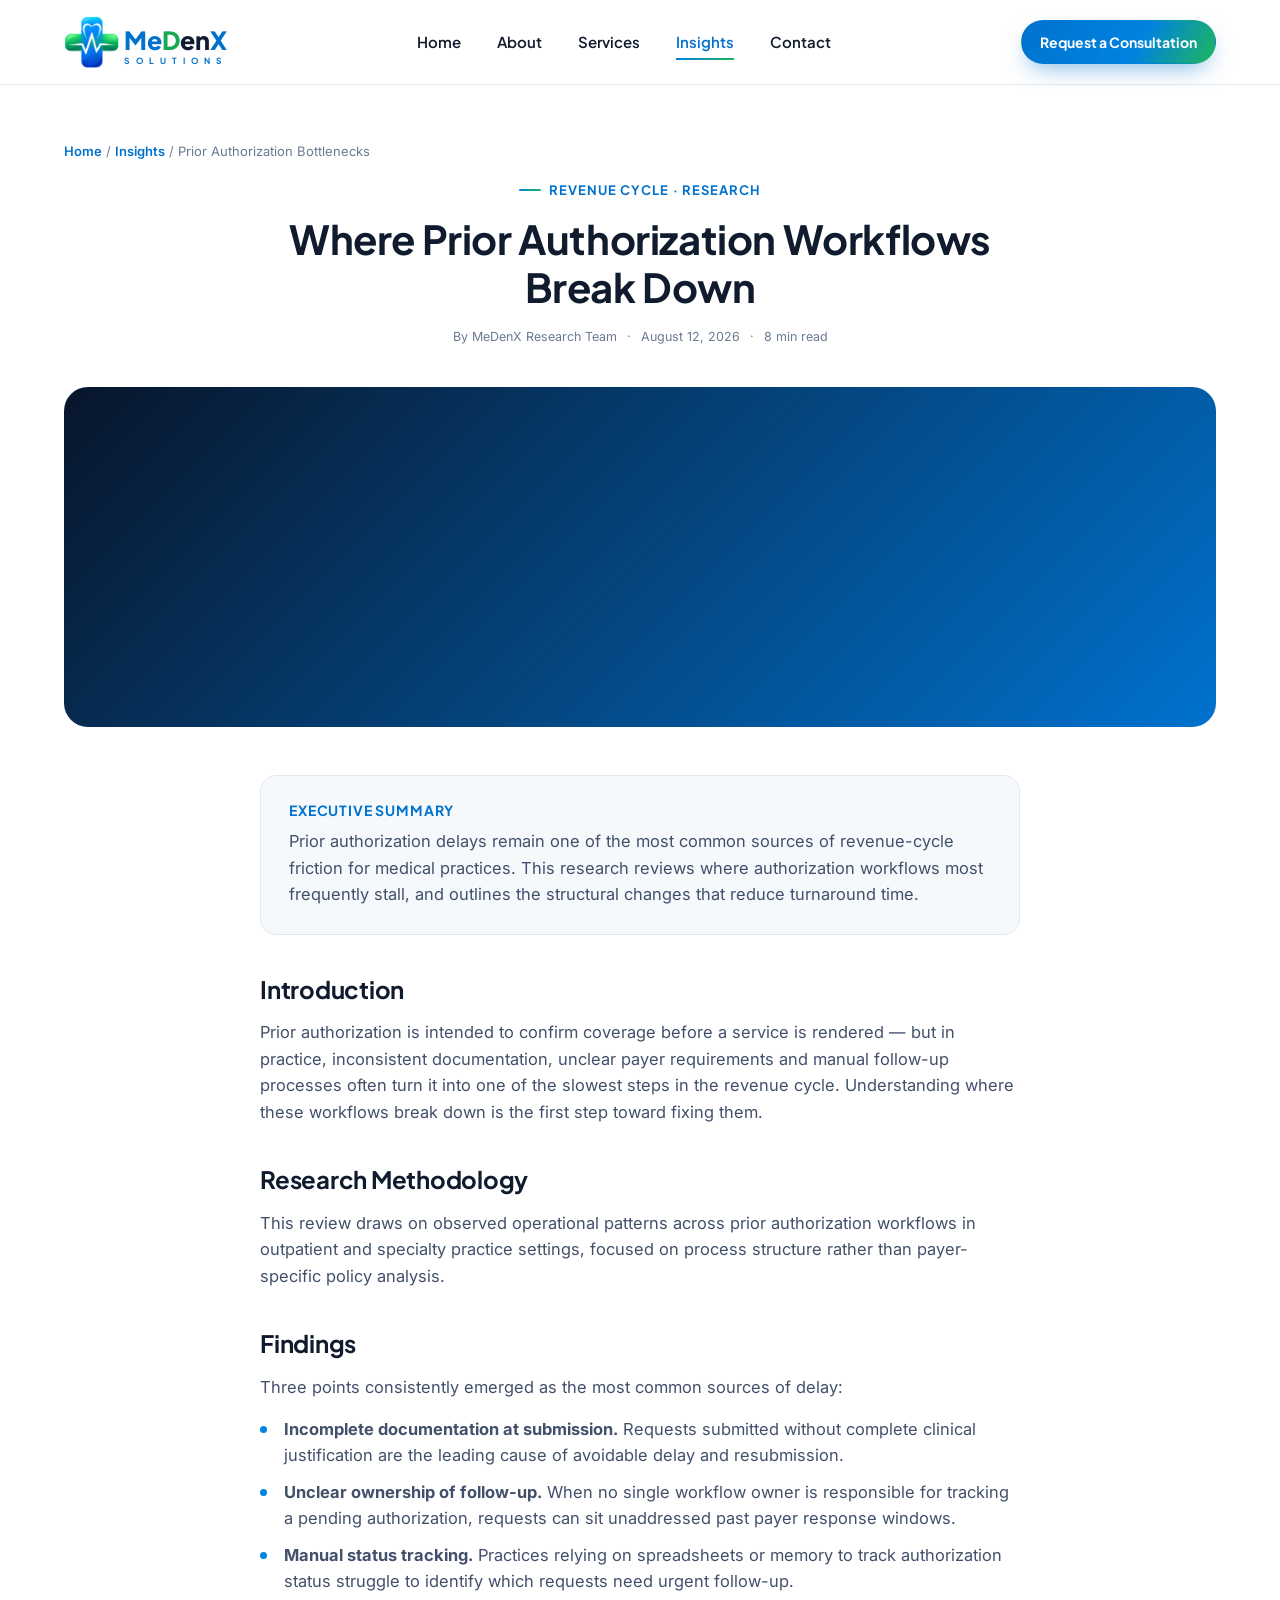
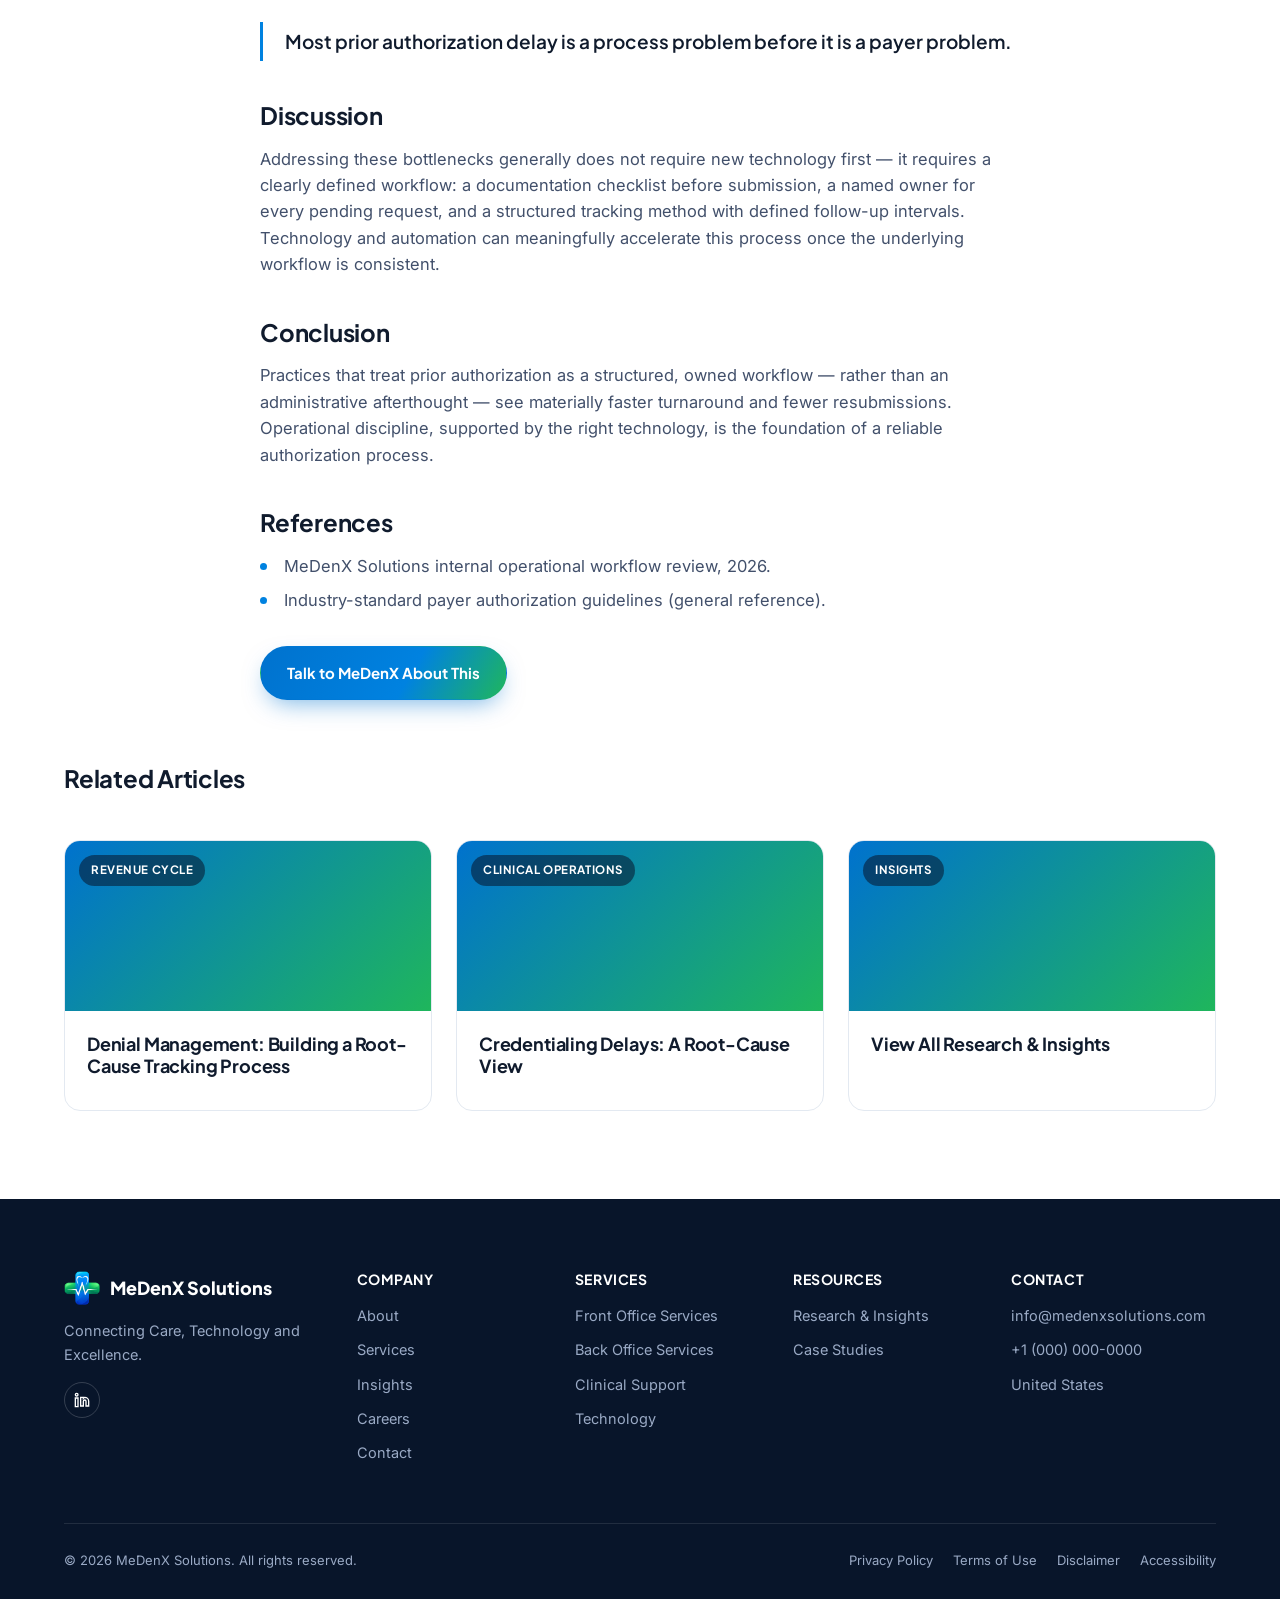
<file: insights/prior-authorization-bottlenecks.html>
<!DOCTYPE html>
<html lang="en">
<head>
<meta charset="UTF-8">
<meta name="viewport" content="width=device-width, initial-scale=1.0">
<title>Where Prior Authorization Workflows Break Down | MeDenX Solutions</title>
<meta name="description" content="A look at the operational bottlenecks that most commonly slow prior authorization turnaround, and how structured workflows reduce delay.">
<link rel="canonical" href="https://medenxsolutions.com/insights/prior-authorization-bottlenecks.html">
<meta property="og:type" content="website">
<meta property="og:title" content="Where Prior Authorization Workflows Break Down | MeDenX Solutions">
<meta property="og:description" content="A look at the operational bottlenecks that most commonly slow prior authorization turnaround, and how structured workflows reduce delay.">
<meta property="og:url" content="https://medenxsolutions.com/insights/prior-authorization-bottlenecks.html">
<meta property="og:image" content="https://medenxsolutions.com/assets/img/medenx-icon-lg.png">
<meta property="og:site_name" content="MeDenX Solutions">
<meta name="twitter:card" content="summary_large_image">
<meta name="twitter:title" content="Where Prior Authorization Workflows Break Down | MeDenX Solutions">
<meta name="twitter:description" content="A look at the operational bottlenecks that most commonly slow prior authorization turnaround, and how structured workflows reduce delay.">
<meta name="twitter:image" content="https://medenxsolutions.com/assets/img/medenx-icon-lg.png">
<link rel="icon" type="image/png" href="../assets/img/favicon.png">
<link rel="stylesheet" href="../assets/css/style.css">
</head>
<body>

<!-- BUILD:HEADER -->
<a href="#main-content" class="skip-link">Skip to main content</a>
<header class="site-header">
  <div class="container nav-wrap">
    <a href="../index.html" class="brand">
      <img src="../assets/img/medenx-icon-sm.png" alt="MeDenX Solutions icon">
      <span class="brand-text">
        <span class="brand-word"><span class="c-blue">Me</span><span class="c-green">D</span><span class="c-ink">en</span><span class="c-blue">X</span></span>
        <span class="brand-sub">SOLUTIONS</span>
      </span>
    </a>
    <nav class="nav-links" id="primary-nav" aria-label="Primary">
      <a href="../index.html">Home</a>
      <a href="../about.html">About</a>
      <a href="../services.html">Services</a>
      <a href="../insights.html" class="active">Insights</a>
      <a href="../contact.html">Contact</a>
    </nav>
    <div class="nav-actions">
      <a href="../contact.html" class="btn btn-primary btn-sm">Request a Consultation</a>
      <button class="nav-toggle" type="button" aria-label="Toggle navigation" aria-controls="primary-nav" aria-expanded="false"><span></span></button>
    </div>
  </div>
</header>
<!-- /BUILD:HEADER -->

<main id="main-content">

<section style="padding:56px 0 0;">
  <div class="container">
    <div class="breadcrumb"><a href="../index.html">Home</a> / <a href="../insights.html">Insights</a> / Prior Authorization Bottlenecks</div>
    <div class="article-header">
      <div class="eyebrow" style="justify-content:center;display:flex;">Revenue Cycle · Research</div>
      <h1>Where Prior Authorization Workflows Break Down</h1>
      <div class="article-meta">
        <span>By MeDenX Research Team</span>
        <span>·</span>
        <span>August 12, 2026</span>
        <span>·</span>
        <span>8 min read</span>
      </div>
    </div>
  </div>
</section>

<section style="padding-top:0;">
  <div class="container">
    <div class="article-hero-img"></div>

    <div class="article-content">
      <div class="article-summary">
        <h4>Executive Summary</h4>
        <p style="margin:0;">Prior authorization delays remain one of the most common sources of revenue-cycle friction for medical practices. This research reviews where authorization workflows most frequently stall, and outlines the structural changes that reduce turnaround time.</p>
      </div>

      <h2>Introduction</h2>
      <p>Prior authorization is intended to confirm coverage before a service is rendered — but in practice, inconsistent documentation, unclear payer requirements and manual follow-up processes often turn it into one of the slowest steps in the revenue cycle. Understanding where these workflows break down is the first step toward fixing them.</p>

      <h2>Research Methodology</h2>
      <p>This review draws on observed operational patterns across prior authorization workflows in outpatient and specialty practice settings, focused on process structure rather than payer-specific policy analysis.</p>

      <h2>Findings</h2>
      <p>Three points consistently emerged as the most common sources of delay:</p>
      <ul>
        <li><strong>Incomplete documentation at submission.</strong> Requests submitted without complete clinical justification are the leading cause of avoidable delay and resubmission.</li>
        <li><strong>Unclear ownership of follow-up.</strong> When no single workflow owner is responsible for tracking a pending authorization, requests can sit unaddressed past payer response windows.</li>
        <li><strong>Manual status tracking.</strong> Practices relying on spreadsheets or memory to track authorization status struggle to identify which requests need urgent follow-up.</li>
      </ul>

      <blockquote>Most prior authorization delay is a process problem before it is a payer problem.</blockquote>

      <h2>Discussion</h2>
      <p>Addressing these bottlenecks generally does not require new technology first — it requires a clearly defined workflow: a documentation checklist before submission, a named owner for every pending request, and a structured tracking method with defined follow-up intervals. Technology and automation can meaningfully accelerate this process once the underlying workflow is consistent.</p>

      <h2>Conclusion</h2>
      <p>Practices that treat prior authorization as a structured, owned workflow — rather than an administrative afterthought — see materially faster turnaround and fewer resubmissions. Operational discipline, supported by the right technology, is the foundation of a reliable authorization process.</p>

      <h2>References</h2>
      <ul class="article-refs">
        <li>MeDenX Solutions internal operational workflow review, 2026.</li>
        <li>Industry-standard payer authorization guidelines (general reference).</li>
      </ul>

      <div class="article-share">
        <a href="../contact.html" class="btn btn-primary">Talk to MeDenX About This</a>
      </div>
    </div>

    <div class="related-strip container" style="padding:0;">
      <div class="section-head">
        <h2 style="font-size:24px;">Related Articles</h2>
      </div>
      <div class="grid-3">
        <a href="#" class="article-card">
          <div class="article-media"><span>Revenue Cycle</span></div>
          <div class="article-body">
            <h3>Denial Management: Building a Root-Cause Tracking Process</h3>
          </div>
        </a>
        <a href="#" class="article-card">
          <div class="article-media"><span>Clinical Operations</span></div>
          <div class="article-body">
            <h3>Credentialing Delays: A Root-Cause View</h3>
          </div>
        </a>
        <a href="../insights.html" class="article-card">
          <div class="article-media"><span>Insights</span></div>
          <div class="article-body">
            <h3>View All Research &amp; Insights</h3>
          </div>
        </a>
      </div>
    </div>
  </div>
</section>

</main>

<!-- BUILD:FOOTER -->
<footer class="site-footer">
  <div class="container">
    <div class="footer-top">
      <div class="footer-col">
        <div class="footer-brand">
          <img src="../assets/img/medenx-icon-sm.png" alt="MeDenX Solutions">
          <span>MeDenX Solutions</span>
        </div>
        <p style="font-size:14.5px;max-width:260px;">Connecting Care, Technology and Excellence.</p>
        <div class="social-row">
          <a href="#" aria-label="LinkedIn"><svg viewBox="0 0 24 24" fill="none" stroke="currentColor" stroke-width="2"><path d="M16 8a6 6 0 0 1 6 6v7h-4v-7a2 2 0 0 0-4 0v7h-4V8h4v1.5A5.99 5.99 0 0 1 16 8ZM2 9h4v13H2zM4 6a2 2 0 1 0 0-4 2 2 0 0 0 0 4Z"/></svg></a>
        </div>
      </div>
      <div class="footer-col">
        <h4>Company</h4>
        <ul>
          <li><a href="../about.html">About</a></li>
          <li><a href="../services.html">Services</a></li>
          <li><a href="../insights.html">Insights</a></li>
          <li><a href="../careers.html">Careers</a></li>
          <li><a href="../contact.html">Contact</a></li>
        </ul>
      </div>
      <div class="footer-col">
        <h4>Services</h4>
        <ul>
          <li><a href="../services.html#patient-access">Front Office Services</a></li>
          <li><a href="../services.html#revenue-cycle">Back Office Services</a></li>
          <li><a href="../services.html#clinical-support">Clinical Support</a></li>
          <li><a href="../services.html#technology">Technology</a></li>
        </ul>
      </div>
      <div class="footer-col">
        <h4>Resources</h4>
        <ul>
          <li><a href="../insights.html">Research &amp; Insights</a></li>
          <li><a href="../case-studies.html">Case Studies</a></li>
        </ul>
      </div>
      <div class="footer-col">
        <h4>Contact</h4>
        <ul>
          <li>info@medenxsolutions.com</li>
          <li>+1 (000) 000-0000</li>
          <li>United States</li>
        </ul>
      </div>
    </div>
    <div class="footer-bottom">
      <span>&copy; <span id="copyright-year">2026</span> MeDenX Solutions. All rights reserved.</span>
      <div class="footer-legal">
        <a href="../privacy.html">Privacy Policy</a>
        <a href="../terms.html">Terms of Use</a>
        <a href="../disclaimer.html">Disclaimer</a>
        <a href="../accessibility.html">Accessibility</a>
      </div>
    </div>
  </div>
</footer>
<!-- /BUILD:FOOTER -->

<script src="../assets/js/main.js"></script>
</body>
</html>
</file>
<file: assets/css/style.css>
/* ==========================================================================
   MeDenX Solutions — Design System
   Colors sampled from the MeDenX brand icon (blue/green gradients).
   ========================================================================== */

@import url('https://fonts.googleapis.com/css2?family=Plus+Jakarta+Sans:wght@500;600;700;800&family=Inter:wght@400;500;600;700&display=swap');

:root{
  /* Brand blue (sampled ~#0082D6 / #006DE8) */
  --blue-900:#0A2F5C;
  --blue-700:#0058A8;
  --blue-600:#0072CE;
  --blue-500:#0082E0;
  --blue-400:#29A9FF;
  --blue-100:#E7F3FE;

  /* Brand green (sampled ~#1DCA63 / #42E377) */
  --green-700:#0F8A44;
  --green-600:#17A855;
  --green-500:#1FB65C;
  --green-400:#4CD888;
  --green-100:#E7F9EE;

  /* Dark navy — footer & premium contrast sections */
  --navy-900:#08152A;
  --navy-800:#0B1E38;
  --navy-700:#122A4A;

  /* Neutrals */
  --ink:#101B2D;
  --body:#42506B;
  --muted:#6B7A94;
  --border:#E3E9F1;
  --bg-soft:#F6F9FC;
  --white:#FFFFFF;

  --font-head:'Plus Jakarta Sans', 'Segoe UI', sans-serif;
  --font-body:'Inter', 'Segoe UI', sans-serif;

  --shadow-sm: 0 1px 2px rgba(16,27,45,0.06), 0 1px 1px rgba(16,27,45,0.04);
  --shadow-md: 0 8px 24px rgba(16,27,45,0.08), 0 2px 6px rgba(16,27,45,0.05);
  --shadow-lg: 0 24px 48px -12px rgba(10,47,92,0.18);

  --radius-sm: 10px;
  --radius-md: 16px;
  --radius-lg: 24px;

  --container: 1200px;
}

/* -------------------- Reset -------------------- */
*, *::before, *::after{ box-sizing:border-box; }
html{ scroll-behavior:smooth; overflow-x:hidden; }
body{
  margin:0;
  font-family:var(--font-body);
  color:var(--body);
  background:var(--white);
  line-height:1.6;
  -webkit-font-smoothing:antialiased;
  overflow-x:hidden;
}

/* Grid/flex items shrink below their content's intrinsic width by default */
.hero-grid > *, .grid-2 > *, .grid-3 > *, .grid-4 > *,
.footer-top > *, .pillars > *, .form-grid > *, .case-steps > *,
.process > *, .nav-wrap > * { min-width:0; }

/* -------------------- Focus visibility (WCAG 2.4.7 AA) --------------------
   Keyboard users must be able to see where they are. Mouse clicks keep a
   clean look via :focus-visible; keyboard/AT focus always shows a ring. */
:focus-visible{
  outline:3px solid var(--blue-500);
  outline-offset:3px;
  border-radius:4px;
}
.site-footer :focus-visible,
.cta-banner :focus-visible,
.section-navy :focus-visible{
  outline-color:#7CC4FF;
}

/* Visually hidden but available to screen readers */
.sr-only{
  position:absolute;
  width:1px; height:1px;
  padding:0; margin:-1px;
  overflow:hidden;
  clip:rect(0,0,0,0);
  white-space:nowrap;
  border:0;
}

/* Skip link — WCAG 2.4.1 Bypass Blocks (Level A) */
.skip-link{
  position:absolute;
  left:-9999px;
  top:0;
  z-index:1000;
  padding:12px 20px;
  background:var(--blue-600);
  color:#fff;
  font-family:var(--font-head);
  font-weight:700;
  font-size:14px;
  border-radius:0 0 var(--radius-sm) 0;
}
.skip-link:focus{
  left:0;
}
img{ max-width:100%; display:block; }
a{ color:inherit; text-decoration:none; }
ul{ margin:0; padding:0; list-style:none; }
h1,h2,h3,h4{
  font-family:var(--font-head);
  color:var(--ink);
  line-height:1.2;
  margin:0 0 16px;
  font-weight:700;
  letter-spacing:-0.01em;
}
p{ margin:0 0 16px; }
button{ font-family:inherit; }

.container{
  width:100%;
  max-width:var(--container);
  margin:0 auto;
  padding:0 24px;
}

section{ padding:88px 0; }
@media (max-width:768px){ section{ padding:56px 0; } }

.section-soft{ background:var(--bg-soft); }
.section-navy{ background:var(--navy-900); color:#C7D3E8; }
.section-navy h2, .section-navy h3{ color:#fff; }

/* -------------------- Type helpers -------------------- */
.eyebrow{
  display:inline-flex;
  flex-wrap:wrap;
  align-items:center;
  gap:8px;
  max-width:100%;
  font-family:var(--font-head);
  font-size:13px;
  font-weight:700;
  letter-spacing:0.08em;
  text-transform:uppercase;
  color:var(--blue-600);
  margin-bottom:14px;
}
.eyebrow::before{
  content:"";
  width:22px; height:2px;
  background:linear-gradient(90deg, var(--blue-500), var(--green-500));
  border-radius:2px;
}
.section-navy .eyebrow{ color:var(--blue-400); }

h2{ font-size:clamp(28px,3.4vw,40px); }
h3{ font-size:22px; }
.section-head{ max-width:720px; margin-bottom:48px; }
.section-head.center{ margin-left:auto; margin-right:auto; text-align:center; }
.lead{ font-size:18px; color:var(--body); }
.text-muted{ color:var(--muted); }

/* Gradient text accent for key words */
.grad-text{
  background:linear-gradient(90deg, var(--blue-600), var(--green-600));
  -webkit-background-clip:text;
  background-clip:text;
  color:transparent;
}

/* -------------------- Buttons -------------------- */
.btn{
  display:inline-flex;
  align-items:center;
  justify-content:center;
  gap:8px;
  padding:14px 26px;
  border-radius:999px;
  font-family:var(--font-head);
  font-weight:700;
  font-size:15px;
  border:1px solid transparent;
  cursor:pointer;
  transition:transform .18s ease, box-shadow .18s ease, background .18s ease, color .18s ease;
  white-space:nowrap;
}
.btn-primary{
  background:linear-gradient(120deg, var(--blue-600), var(--blue-500) 60%, var(--green-500));
  color:#fff;
  box-shadow:0 10px 24px -8px rgba(0,114,206,0.55);
}
.btn-primary:hover{ transform:translateY(-2px); box-shadow:0 16px 30px -10px rgba(0,114,206,0.6); }

.btn-secondary{
  background:#fff;
  color:var(--blue-700);
  border-color:var(--border);
  box-shadow:var(--shadow-sm);
}
.btn-secondary:hover{ border-color:var(--blue-400); transform:translateY(-2px); }

.btn-ghost-light{
  background:transparent;
  color:#fff;
  border-color:rgba(255,255,255,0.35);
}
.btn-ghost-light:hover{ background:rgba(255,255,255,0.08); border-color:#fff; }

.btn-block{ width:100%; }
.btn-sm{ padding:10px 18px; font-size:14px; }

/* -------------------- Header / Nav -------------------- */
.site-header{
  position:sticky;
  top:0;
  z-index:100;
  background:rgba(255,255,255,0.92);
  backdrop-filter:blur(10px);
  border-bottom:1px solid var(--border);
}
.nav-wrap{
  display:flex;
  align-items:center;
  justify-content:space-between;
  height:84px;
}
.brand{
  display:flex;
  align-items:end;
  gap: 5px;
}
.brand img{ height:52px; width:auto; }
.brand-text{ display:flex; flex-direction:column; align-items:center; }
.brand-word{ font-family:var(--font-head); font-weight:800; font-size:25px; line-height:1; white-space:nowrap; }
.brand-word .c-blue{ color:var(--blue-600); }
.brand-word .c-green{ color:var(--green-600); }
.brand-word .c-ink{ color:var(--ink); }
.brand-sub{
  display:block;
  font-family:var(--font-head);
  font-size:8.5px;
  font-weight:700;
  letter-spacing:0.7em;
  color:var(--blue-600);
  margin-top:1px;
  text-align:left;
}

.nav-links{
  display:flex;
  align-items:center;
  gap:36px;
}
.nav-links a{
  font-family:var(--font-head);
  font-weight:600;
  font-size:15px;
  color:var(--ink);
  position:relative;
  padding:6px 0;
}
.nav-links a::after{
  content:"";
  position:absolute; left:0; right:0; bottom:0;
  height:2px;
  background:linear-gradient(90deg,var(--blue-500),var(--green-500));
  transform:scaleX(0);
  transform-origin:left;
  transition:transform .2s ease;
}
.nav-links a:hover::after, .nav-links a.active::after{ transform:scaleX(1); }
.nav-links a.active{ color:var(--blue-600); }

.nav-actions{ display:flex; align-items:center; gap:18px; }

.nav-toggle{
  display:none;
  width:42px; height:42px;
  border-radius:10px;
  border:1px solid var(--border);
  background:#fff;
  align-items:center; justify-content:center;
  cursor:pointer;
}
.nav-toggle span, .nav-toggle span::before, .nav-toggle span::after{
  content:"";
  display:block;
  width:20px; height:2px;
  background:var(--ink);
  position:relative;
  transition:all .2s ease;
}
.nav-toggle span::before{ position:absolute; top:-6px; }
.nav-toggle span::after{ position:absolute; top:6px; }

@media (max-width:960px){
  .nav-links{
    position:absolute;
    top:84px; left:0; right:0;
    background:#fff;
    flex-direction:column;
    align-items:flex-start;
    gap:0;
    border-bottom:1px solid var(--border);
    box-shadow:var(--shadow-md);
    max-height:0;
    overflow:hidden;
    transition:max-height .25s ease;
  }
  .nav-links.open{ max-height:420px; }
  .nav-links a{ width:100%; padding:16px 24px; border-bottom:1px solid var(--border); }
  .nav-links a::after{ display:none; }
  .nav-actions .btn-primary{ display:none; }
  .nav-toggle{ display:flex; }
}

/* -------------------- Hero -------------------- */
.hero{
  position:relative;
  overflow:hidden;
  padding:96px 0 100px;
  background:
    radial-gradient(760px 420px at 85% -10%, rgba(31,182,92,0.14), transparent 60%),
    radial-gradient(900px 560px at -10% 10%, rgba(0,114,206,0.14), transparent 55%),
    var(--white);
}
.hero-grid{
  display:grid;
  grid-template-columns:1.05fr 0.95fr;
  gap:56px;
  align-items:center;
}
.hero h1{ font-size:clamp(34px,4.6vw,56px); margin-bottom:20px; }
.hero-actions{ display:flex; gap:14px; flex-wrap:wrap; margin-top:32px; }
.hero-stats{
  display:flex;
  gap:32px;
  margin-top:48px;
  flex-wrap:wrap;
  max-width:100%;
}
.hero-stats .stat{ min-width:0; }
.hero-stats .stat b{ display:block; font-family:var(--font-head); font-size:26px; color:var(--ink); }
.hero-stats .stat span{ font-size:13px; color:var(--muted); }

.hero-visual{
  position:relative;
  width:100%;
  max-width:100%;
  border-radius:var(--radius-lg);
  background:linear-gradient(160deg, var(--navy-900), var(--blue-700) 130%);
  min-height:420px;
  display:flex;
  align-items:center;
  justify-content:center;
  box-shadow:var(--shadow-lg);
  overflow:hidden;
}
.hero-visual::before{
  content:"";
  position:absolute; inset:0;
  background:
    radial-gradient(320px 220px at 20% 15%, rgba(76,216,136,0.25), transparent 60%),
    radial-gradient(360px 260px at 85% 85%, rgba(41,169,255,0.3), transparent 60%);
}
.hero-visual img{ width:52%; position:relative; z-index:1; filter:drop-shadow(0 20px 40px rgba(0,0,0,0.35)); }
.hero-visual .pulse-line{
  position:absolute; inset:0;
  opacity:0.5;
}

@media (max-width:960px){
  .hero-grid{ grid-template-columns:1fr; }
  .hero-visual{ min-height:300px; }
}

/* -------------------- Cards / Grids -------------------- */
.grid-4{ display:grid; grid-template-columns:repeat(4,1fr); gap:24px; }
.grid-3{ display:grid; grid-template-columns:repeat(3,1fr); gap:24px; }
.grid-2{ display:grid; grid-template-columns:repeat(2,1fr); gap:24px; }
@media (max-width:960px){ .grid-4{ grid-template-columns:repeat(2,1fr); } .grid-3{ grid-template-columns:1fr; } .grid-2{ grid-template-columns:1fr; } }
@media (max-width:600px){ .grid-4{ grid-template-columns:1fr; } }

.card{
  background:#fff;
  border:1px solid var(--border);
  border-radius:var(--radius-md);
  padding:32px 28px;
  box-shadow:var(--shadow-sm);
  transition:transform .2s ease, box-shadow .2s ease, border-color .2s ease;
}
.card:hover{ transform:translateY(-4px); box-shadow:var(--shadow-md); border-color:transparent; }

.icon-tile{
  width:52px; height:52px;
  border-radius:14px;
  display:flex; align-items:center; justify-content:center;
  margin-bottom:20px;
  background:linear-gradient(135deg, var(--blue-500), var(--green-500));
  box-shadow:0 8px 18px -6px rgba(0,114,206,0.45);
}
.icon-tile svg{ width:26px; height:26px; stroke:#fff; }

.card h3{ margin-bottom:10px; font-size:19px; }
.card p{ font-size:15px; margin-bottom:14px; }
.card-link{
  font-family:var(--font-head);
  font-weight:700;
  font-size:14px;
  color:var(--blue-600);
  display:inline-flex;
  align-items:center;
  gap:6px;
}
.card-link svg{ width:14px; height:14px; transition:transform .18s ease; }
.card:hover .card-link svg{ transform:translateX(3px); }

.pill-list{ margin-top:14px; }
.pill-list li{
  font-size:14px;
  color:var(--body);
  padding:6px 0 6px 22px;
  position:relative;
}
.pill-list li::before{
  content:"";
  position:absolute; left:0; top:14px;
  width:8px; height:8px;
  border-radius:50%;
  background:linear-gradient(135deg,var(--blue-500),var(--green-500));
}

/* -------------------- Process steps -------------------- */
.process{
  display:grid;
  grid-template-columns:repeat(5,1fr);
  gap:20px;
  counter-reset:step;
}
@media (max-width:960px){ .process{ grid-template-columns:repeat(2,1fr); } }
@media (max-width:600px){ .process{ grid-template-columns:1fr; } }
.process-step{
  position:relative;
  padding:28px 22px;
  border-radius:var(--radius-md);
  background:#fff;
  border:1px solid var(--border);
}
.process-step .num{
  font-family:var(--font-head);
  font-weight:800;
  font-size:28px;
  background:linear-gradient(120deg,var(--blue-600),var(--green-600));
  -webkit-background-clip:text;
  background-clip:text;
  color:transparent;
  margin-bottom:10px;
  display:block;
}
.process-step h3{ font-size:17px; margin-bottom:8px; }
.process-step p{ font-size:14px; margin:0; }

/* -------------------- People / Process / Tech --------------------- */
.pillars{ display:grid; grid-template-columns:repeat(3,1fr); gap:24px; }
@media (max-width:860px){ .pillars{ grid-template-columns:1fr; } }
.pillar{
  border-radius:var(--radius-lg);
  padding:36px 30px;
  color:#fff;
  position:relative;
  overflow:hidden;
  min-height:220px;
}
.pillar h3{ color:#fff; font-size:22px; }
.pillar p{ color:rgba(255,255,255,0.85); margin:0; font-size:15px; }
.pillar-people{ background:linear-gradient(160deg,var(--blue-700),var(--blue-500)); }
.pillar-process{ background:linear-gradient(160deg,var(--navy-800),var(--navy-700)); }
.pillar-tech{ background:linear-gradient(160deg,var(--green-700),var(--green-500)); }

/* -------------------- People / Process / Technology — 3D (homepage) -------------------- */
.p3d-section{ padding:100px 0 112px; overflow:hidden; isolation:isolate; }
.section-navy.p3d-section{
  background:
    radial-gradient(1000px 460px at 18% -8%, rgba(0,130,224,.16), transparent 60%),
    radial-gradient(900px 420px at 86% 6%, rgba(31,182,92,.13), transparent 60%),
    linear-gradient(180deg, #0A1B34 0%, var(--navy-900) 55%, #060F20 100%);
}
.p3d-section .lead{ color:#9FB1D2; }

.p3d-stage-wrap{ position:relative; perspective:1500px; padding:70px 10px 30px; }
.p3d-canvas{ position:absolute; inset:-40px 0 0 0; width:100%; height:calc(100% + 40px); z-index:0; opacity:.8; }
.p3d-spotlight{
  position:absolute; inset:0; z-index:2; pointer-events:none;
  background:radial-gradient(460px circle at var(--mx,50%) var(--my,10%), rgba(255,255,255,.09), transparent 62%);
}
.p3d-floor{
  position:absolute; left:6%; right:6%; bottom:-6px; height:230px; z-index:1; pointer-events:none;
  background-image:
    linear-gradient(rgba(130,180,255,.16) 1px, transparent 1px),
    linear-gradient(90deg, rgba(130,180,255,.16) 1px, transparent 1px);
  background-size:46px 46px;
  transform:rotateX(80deg);
  transform-origin:bottom center;
  -webkit-mask-image:linear-gradient(to top, rgba(0,0,0,.85), transparent 88%);
          mask-image:linear-gradient(to top, rgba(0,0,0,.85), transparent 88%);
}

.p3d-stage{ position:relative; z-index:3; display:grid; grid-template-columns:repeat(3,1fr); gap:34px; perspective:1200px; }
.p3d-stage > *{ min-width:0; }

.p3d-links{ position:absolute; inset:-30px 0 0 0; width:100%; height:calc(100% + 30px); overflow:visible; pointer-events:none; z-index:0; }
.p3d-links path{ fill:none; stroke-width:1.6; stroke-linecap:round; stroke:url(#p3dLinkGrad); opacity:0.65; }
.p3d-links .glow{ stroke-width:7; opacity:.16; filter:blur(3px); }
.p3d-links .pulse{
  stroke-width:2.6; stroke-dasharray:10 240;
  animation:p3dPulse 4s linear infinite;
  filter:drop-shadow(0 0 5px rgba(76,216,136,0.75));
}
.p3d-links path:nth-child(4).pulse{ animation-delay:-2s; }
@keyframes p3dPulse{ to{ stroke-dashoffset:-250; } }
.p3d-particle-dot{ filter:drop-shadow(0 0 5px rgba(255,255,255,1)) drop-shadow(0 0 14px rgba(76,216,136,.85)); }

.p3d-card{
  position:relative; z-index:1;
  transform-style:preserve-3d;
  transform:rotateY(var(--tilt,0deg)) rotateX(6deg) translateZ(0);
  transition:transform .5s cubic-bezier(.2,.8,.2,1), opacity .4s ease;
  opacity:0; translate:0 26px;
}
.p3d-stage.is-in .p3d-card{ opacity:1; translate:0 0; }
.p3d-stage.is-in .p3d-card[data-pillar="process"]{ transition-delay:.08s; }
.p3d-stage.is-in .p3d-card[data-pillar="technology"]{ transition-delay:.16s; }

.p3d-float{ transform-style:preserve-3d; animation:p3dFloat 6.4s ease-in-out infinite; }
.p3d-card[data-pillar="people"] .p3d-float{ animation-delay:0s; }
.p3d-card[data-pillar="process"] .p3d-float{ animation-delay:-2.1s; }
.p3d-card[data-pillar="technology"] .p3d-float{ animation-delay:-4.2s; }
@keyframes p3dFloat{
  0%,100%{ transform:translateY(0) rotateZ(0deg); }
  50%{ transform:translateY(-10px) rotateZ(.6deg); }
}

.p3d-card-inner{
  position:relative;
  background:linear-gradient(165deg, rgba(255,255,255,.09), rgba(255,255,255,.03));
  -webkit-backdrop-filter:blur(18px) saturate(140%);
          backdrop-filter:blur(18px) saturate(140%);
  border:1px solid rgba(255,255,255,.14);
  border-radius:var(--radius-lg);
  padding:40px 30px 36px;
  box-shadow:
    inset 0 1px 0 rgba(255,255,255,.16),
    0 2px 4px rgba(0,0,0,.25),
    0 30px 60px -24px rgba(0,0,0,.65);
  transform:translateZ(18px);
  transition:transform .45s cubic-bezier(.2,.8,.2,1), box-shadow .45s ease, border-color .3s ease;
  text-align:center; height:100%; overflow:hidden;
}
.p3d-card-inner::before{
  content:""; position:absolute; left:14%; right:14%; bottom:-46px; height:60px; z-index:-1;
  background:radial-gradient(closest-side, var(--glow,rgba(0,130,224,.55)), transparent 75%);
  filter:blur(10px); opacity:.7;
}
.p3d-card[data-pillar="people"] .p3d-card-inner{ --glow:rgba(0,130,224,.55); }
.p3d-card[data-pillar="process"] .p3d-card-inner{ --glow:rgba(76,216,136,.5); }
.p3d-card[data-pillar="technology"] .p3d-card-inner{ --glow:rgba(41,169,255,.55); }
.p3d-card-inner::after{
  content:""; position:absolute; inset:0; z-index:2; pointer-events:none;
  background:linear-gradient(115deg, transparent 40%, rgba(255,255,255,.25) 50%, transparent 60%);
  transform:translateX(-120%);
  transition:transform .8s ease;
}
.p3d-card:hover .p3d-card-inner::after{ transform:translateX(120%); }

.p3d-stage:has(.p3d-card:hover) .p3d-card:not(:hover) .p3d-card-inner{ transform:translateZ(6px) scale(.965); opacity:.7; }
.p3d-stage:has(.p3d-card:hover) .p3d-links path{ opacity:.2; }
.p3d-card:hover .p3d-card-inner{
  transform:translateZ(64px) scale(1.045);
  border-color:rgba(255,255,255,.3);
  box-shadow:
    inset 0 1px 0 rgba(255,255,255,.22),
    0 2px 4px rgba(0,0,0,.3),
    0 40px 74px -22px rgba(0,0,0,.72);
}

.p3d-cube-wrap{ width:66px; height:66px; margin:0 auto 24px; perspective:340px; transform:translateZ(26px); }
.p3d-cube{
  position:relative; width:100%; height:100%;
  transform-style:preserve-3d;
  transform:rotateX(-10deg) rotateY(0deg);
  animation:p3dCubeSpin 10s linear infinite;
}
@keyframes p3dCubeSpin{ from{ transform:rotateX(-10deg) rotateY(0deg); } to{ transform:rotateX(-10deg) rotateY(360deg); } }
.p3d-cube .face{ position:absolute; inset:0; border-radius:16px; display:flex; align-items:center; justify-content:center; backface-visibility:hidden; }
.p3d-cube .face svg{ width:28px; height:28px; stroke:#fff; }
.p3d-cube .front{ background:linear-gradient(135deg,var(--blue-500),var(--green-500)); transform:translateZ(33px); box-shadow:inset 0 0 22px rgba(255,255,255,.3); }
.p3d-cube .back{ background:linear-gradient(135deg,var(--blue-900),var(--green-700)); transform:rotateY(180deg) translateZ(33px); }
.p3d-cube .right{ background:linear-gradient(135deg,var(--blue-600),var(--green-600)); transform:rotateY(90deg) translateZ(33px); opacity:.88; }
.p3d-cube .left{ background:linear-gradient(135deg,var(--blue-700),var(--green-700)); transform:rotateY(-90deg) translateZ(33px); opacity:.72; }
.p3d-cube .top{ background:linear-gradient(135deg,var(--blue-400),var(--green-400)); transform:rotateX(90deg) translateZ(33px); opacity:.95; }
.p3d-cube .bottom{ background:linear-gradient(135deg,var(--blue-900),#063a20); transform:rotateX(-90deg) translateZ(33px); opacity:.55; }
.p3d-card:hover .p3d-cube{ animation-play-state:paused; }

.p3d-card-inner h3{ font-size:20px; margin-bottom:10px; color:#F4F8FF; transform:translateZ(14px); }
.p3d-card-inner p{ font-size:14.5px; margin:0; color:#A9B7D6; transform:translateZ(10px); }

.p3d-plus{
  position:absolute; top:52%; z-index:2;
  width:32px; height:32px; border-radius:50%;
  background:rgba(255,255,255,.06); border:1px solid rgba(255,255,255,.18);
  -webkit-backdrop-filter:blur(6px); backdrop-filter:blur(6px);
  display:flex; align-items:center; justify-content:center;
  font-family:var(--font-head); font-weight:800; font-size:14px; color:#CFE0FF;
  transform:translate(-50%,-50%);
}

@media (prefers-reduced-motion: reduce){
  .p3d-card, .p3d-card-inner, .p3d-float, .p3d-cube{ transition:none !important; animation:none !important; }
  .p3d-cube{ transform:rotateX(-10deg) rotateY(-28deg) !important; }
  .p3d-links .pulse{ animation:none !important; }
  .p3d-particle-dot{ display:none; }
  .p3d-stage .p3d-card{ opacity:1 !important; translate:0 !important; }
}

@media (max-width:860px){
  .p3d-stage{ grid-template-columns:1fr; perspective:none; gap:20px; }
  .p3d-card{ transform:none !important; }
  .p3d-card-inner{ transform:none !important; }
  .p3d-card:hover .p3d-card-inner{ transform:translateY(-3px) !important; }
  .p3d-float{ animation:none !important; }
  .p3d-cube{ animation:none !important; transform:rotateX(-10deg) rotateY(-24deg) !important; }
  .p3d-links, .p3d-canvas, .p3d-floor, .p3d-spotlight{ display:none; }
  .p3d-plus{ display:none; }
}

/* ---- 5-step variant (About page "Our Approach" process) ---- */
.p3d-stage--5{ grid-template-columns:repeat(5,1fr); gap:18px; }
.p3d-stage--5 .p3d-card-inner{ padding:28px 18px 26px; }
.p3d-stage--5 .p3d-cube-wrap{ width:52px; height:52px; margin:0 auto 18px; }
.p3d-stage--5 .p3d-cube .face .num{ font-size:19px; }
.p3d-stage--5 .p3d-card-inner h3{ font-size:17px; margin-bottom:8px; }
.p3d-stage--5 .p3d-card-inner p{ font-size:13.5px; }
.p3d-cube .face .num{ font-family:var(--font-head); font-weight:800; color:#fff; }

.p3d-card[data-step="1"] .p3d-card-inner{ --glow:rgba(0,130,224,.55); }
.p3d-card[data-step="2"] .p3d-card-inner{ --glow:rgba(41,169,255,.5); }
.p3d-card[data-step="3"] .p3d-card-inner{ --glow:rgba(31,182,146,.5); }
.p3d-card[data-step="4"] .p3d-card-inner{ --glow:rgba(76,216,136,.5); }
.p3d-card[data-step="5"] .p3d-card-inner{ --glow:rgba(23,168,85,.55); }
.p3d-stage.is-in .p3d-card[data-step="2"]{ transition-delay:.06s; }
.p3d-stage.is-in .p3d-card[data-step="3"]{ transition-delay:.12s; }
.p3d-stage.is-in .p3d-card[data-step="4"]{ transition-delay:.18s; }
.p3d-stage.is-in .p3d-card[data-step="5"]{ transition-delay:.24s; }
.p3d-card[data-step="1"] .p3d-float{ animation-delay:0s; }
.p3d-card[data-step="2"] .p3d-float{ animation-delay:-1.28s; }
.p3d-card[data-step="3"] .p3d-float{ animation-delay:-2.56s; }
.p3d-card[data-step="4"] .p3d-float{ animation-delay:-3.84s; }
.p3d-card[data-step="5"] .p3d-float{ animation-delay:-5.12s; }

@media (max-width:1180px) and (min-width:861px){
  .p3d-stage--5{ grid-template-columns:repeat(3,1fr); }
  .p3d-stage--5 .p3d-links{ display:none; }
}
@media (max-width:860px){
  .p3d-stage--5{ grid-template-columns:1fr; }
}

/* -------------------- CTA banner -------------------- */
.cta-banner{
  border-radius:var(--radius-lg);
  padding:56px;
  background:linear-gradient(120deg, var(--navy-900), var(--blue-700));
  color:#fff;
  display:flex;
  align-items:center;
  justify-content:space-between;
  gap:32px;
  flex-wrap:wrap;
  position:relative;
  overflow:hidden;
}
.cta-banner::before{
  content:"";
  position:absolute; inset:0;
  background:radial-gradient(420px 240px at 90% 0%, rgba(76,216,136,0.28), transparent 60%);
}
.cta-banner h2{ color:#fff; margin-bottom:8px; }
.cta-banner p{ color:rgba(255,255,255,0.82); margin:0; max-width:520px; }
.cta-content, .cta-actions{ position:relative; z-index:1; }
.cta-actions{ display:flex; gap:14px; flex-wrap:wrap; }

/* -------------------- Logos / trust strip -------------------- */
.trust-strip{
  display:flex; align-items:center; justify-content:space-between;
  flex-wrap:wrap; gap:24px;
  padding:28px 0;
  border-top:1px solid var(--border);
  border-bottom:1px solid var(--border);
}
.trust-strip span{ font-family:var(--font-head); font-weight:700; font-size:13px; letter-spacing:.06em; color:var(--muted); text-transform:uppercase; }

/* -------------------- Credentials / trust signals --------------------
   Reusable block so approved credential wording stays identical everywhere.
   Every item here must map to a verified, supportable claim — see the
   source comments on each usage before adding a fourth. */
.credentials{
  display:grid;
  grid-template-columns:repeat(3,1fr);
  gap:1px;
  background:var(--border);
  border:1px solid var(--border);
  border-radius:var(--radius-md);
  overflow:hidden;
}
@media (max-width:860px){ .credentials{ grid-template-columns:1fr; } }
.credential{
  background:#fff;
  padding:26px 26px 28px;
  display:flex;
  gap:16px;
  align-items:flex-start;
}
.credential-icon{
  flex:0 0 42px;
  width:42px; height:42px;
  border-radius:11px;
  display:flex; align-items:center; justify-content:center;
  background:linear-gradient(135deg, var(--blue-500), var(--green-500));
  box-shadow:0 6px 14px -5px rgba(0,114,206,0.45);
}
.credential-icon svg{ width:21px; height:21px; stroke:#fff; }
.credential h3{
  font-family:var(--font-head); font-weight:700; font-size:15px;
  color:var(--ink); margin:0 0 5px; line-height:1.3;
}
.credential p{
  font-size:13.5px; line-height:1.55; color:var(--body); margin:0;
}
.credentials-note{
  font-size:12.5px; color:var(--muted); margin:14px 0 0; text-align:center;
}

/* Dark-section variant, for use inside .section-navy */
.section-navy .credentials{ background:rgba(255,255,255,.12); border-color:rgba(255,255,255,.16); }
.section-navy .credential{ background:var(--navy-900); }
.section-navy .credential h3{ color:#F4F8FF; }
.section-navy .credential p{ color:#A9B7D6; }

/* -------------------- Careers / job listings -------------------- */
.job-list{ display:flex; flex-direction:column; gap:16px; }
.job{
  background:#fff;
  border:1px solid var(--border);
  border-radius:var(--radius-md);
  padding:26px 28px;
  transition:border-color .18s ease, box-shadow .18s ease;
}
.job:hover{ border-color:var(--blue-400); box-shadow:var(--shadow-sm); }
.job[data-closed="true"]{ opacity:.72; background:var(--bg-soft); }

.job-head{
  display:flex; align-items:flex-start; justify-content:space-between;
  gap:20px; flex-wrap:wrap;
}
.job-title-wrap{ flex:1 1 320px; min-width:0; }
.job-head h3{ font-size:19px; margin:0 0 10px; }
.job-chips{ display:flex; flex-wrap:wrap; gap:8px; }
.job-chip{
  font-family:var(--font-head); font-weight:700; font-size:11.5px;
  letter-spacing:.04em; text-transform:uppercase;
  color:var(--body); background:var(--bg-soft);
  border:1px solid var(--border);
  padding:4px 11px; border-radius:999px;
}
.job-chip--open{ color:var(--green-700); background:var(--green-100); border-color:transparent; }
.job-chip--closed{ color:var(--muted); background:var(--border); border-color:transparent; }
.job-toggle{ flex:0 0 auto; }

.job-overview{ font-size:14.5px; margin:16px 0 0; color:var(--body); }

.job-panel{
  margin-top:22px;
  padding-top:22px;
  border-top:1px solid var(--border);
}
.job-panel[hidden]{ display:none; }

.job-meta{
  display:grid;
  grid-template-columns:repeat(auto-fit,minmax(190px,1fr));
  gap:14px 24px;
  margin:0 0 24px;
  padding:18px 20px;
  background:var(--bg-soft);
  border-radius:var(--radius-sm);
}
.job-meta-item dt{
  font-family:var(--font-head); font-weight:700; font-size:11.5px;
  letter-spacing:.05em; text-transform:uppercase; color:var(--muted);
  margin-bottom:3px;
}
.job-meta-item dd{ margin:0; font-size:14px; color:var(--ink); font-weight:500; }

.job-detail-block{ margin-bottom:22px; }
.job-detail-block:last-of-type{ margin-bottom:0; }
.job-detail-block h4{
  font-family:var(--font-head); font-size:14px; font-weight:700;
  letter-spacing:.03em; text-transform:uppercase; color:var(--ink);
  margin:0 0 8px;
}
.job-apply-row{ margin-top:24px; padding-top:20px; border-top:1px solid var(--border); }
.job-closed-note{ font-size:14px; color:var(--muted); margin:0; }

.job-empty{
  background:var(--bg-soft); border:1px solid var(--border);
  border-radius:var(--radius-md); padding:28px;
  font-size:15px; margin:0; text-align:center;
}

.field-hint{
  font-size:12.5px; color:var(--muted); display:block; margin-top:5px; line-height:1.5;
}

@media (max-width:600px){
  .job{ padding:22px 20px; }
  .job-toggle{ width:100%; }
}

/* -------------------- Tables / dividers -------------------- */
.divider{ height:1px; background:var(--border); margin:56px 0; }

/* -------------------- Breadcrumb / page header -------------------- */
.page-hero{
  padding:64px 0 56px;
  background:linear-gradient(180deg, var(--bg-soft), #fff);
  border-bottom:1px solid var(--border);
}
.page-hero h1{ font-size:clamp(30px,4vw,44px); margin-bottom:14px; }
.page-hero p{ max-width:680px; font-size:17px; }
.breadcrumb{ font-size:13px; color:var(--muted); margin-bottom:18px; }
.breadcrumb a{ color:var(--blue-600); font-weight:600; }

/* -------------------- Services page -------------------- */
.service-block{ padding:64px 0; border-bottom:1px solid var(--border); }
.service-block:last-child{ border-bottom:none; }
.service-block-head{ display:flex; align-items:flex-start; gap:20px; margin-bottom:36px; }
.service-block-head .icon-tile{ margin-bottom:0; flex-shrink:0; }
.service-items{ display:grid; grid-template-columns:repeat(2,1fr); gap:20px; }
@media (max-width:760px){ .service-items{ grid-template-columns:1fr; } }
.service-item{
  border:1px solid var(--border);
  border-radius:var(--radius-md);
  padding:22px 24px;
  background:#fff;
}
.service-item h4{ font-family:var(--font-head); font-size:16px; font-weight:700; color:var(--ink); margin-bottom:6px; }
.service-item p{ font-size:14px; margin:0; color:var(--body); }

.jump-nav{
  display:flex; gap:10px; flex-wrap:wrap;
  padding:16px 0;
  position:sticky; top:85px; z-index:40;
  background:rgba(255,255,255,0.94);
  backdrop-filter:blur(6px);
  border-bottom:1px solid var(--border);
}
.jump-nav a{
  font-family:var(--font-head); font-weight:600; font-size:13.5px;
  padding:8px 16px; border-radius:999px; border:1px solid var(--border); color:var(--ink);
}
.jump-nav a:hover{ border-color:var(--blue-400); color:var(--blue-600); }

/* -------------------- Insights / Articles -------------------- */
.article-card{
  border:1px solid var(--border);
  border-radius:var(--radius-md);
  overflow:hidden;
  background:#fff;
  transition:transform .2s ease, box-shadow .2s ease;
}
.article-card:hover{ transform:translateY(-4px); box-shadow:var(--shadow-md); }
.article-media{
  height:170px;
  background:linear-gradient(135deg,var(--blue-600),var(--green-500));
  position:relative;
}
.article-media span{
  position:absolute; top:14px; left:14px;
  background:rgba(8,21,42,0.55);
  color:#fff;
  font-family:var(--font-head); font-weight:700; font-size:11.5px;
  letter-spacing:.05em; text-transform:uppercase;
  padding:6px 12px; border-radius:999px;
}
.article-body{ padding:22px 22px 24px; }
.article-meta{ font-size:12.5px; color:var(--muted); margin-bottom:10px; display:flex; gap:10px; flex-wrap:wrap; }
.article-body h3{ font-size:18px; margin-bottom:10px; }
.article-body p{ font-size:14.5px; margin-bottom:16px; }

/* Articles still being written: shown so the research roadmap is visible, but
   deliberately NOT links — nothing here pretends to be readable yet. */
.article-card.is-pending{
  opacity:.72;
  background:var(--bg-soft);
}
.article-card.is-pending:hover{ transform:none; box-shadow:none; }
.article-card.is-pending .article-media{ filter:grayscale(.35); }
.card-status{
  display:inline-flex; align-items:center; gap:6px;
  font-family:var(--font-head); font-weight:700; font-size:13px;
  color:var(--muted);
}
.card-status::before{
  content:""; width:7px; height:7px; border-radius:50%;
  background:var(--muted);
}
.article-card[hidden]{ display:none; }

.category-strip{ display:flex; gap:12px; flex-wrap:wrap; margin-bottom:24px; }
.category-chip{
  font-family:var(--font-head); font-weight:700; font-size:13.5px;
  padding:10px 18px; border-radius:999px;
  border:1px solid var(--border);
  color:var(--ink);
  background:#fff;
  cursor:pointer;
  transition:background .18s ease, color .18s ease, border-color .18s ease;
}
.category-chip:hover{ border-color:var(--blue-400); color:var(--blue-700); }
.category-chip.active{ background:var(--ink); color:#fff; border-color:var(--ink); }
.category-chip.active:hover{ color:#fff; }

/* -------------------- Article template -------------------- */
.article-header{ max-width:760px; margin:0 auto 40px; text-align:center; }
.article-header .article-meta{ justify-content:center; }
.article-header h1{ font-size:clamp(28px,4vw,40px); }
.article-hero-img{
  height:340px; border-radius:var(--radius-lg);
  background:linear-gradient(135deg,var(--navy-900),var(--blue-600));
  margin-bottom:48px;
}
.article-content{ max-width:760px; margin:0 auto; }
.article-content h2{ font-size:24px; margin-top:40px; }
.article-content h3{ font-size:19px; margin-top:28px; }
.article-content p, .article-content li{ font-size:16.5px; color:var(--body); }
.article-content ul{ margin:0 0 20px; padding-left:0; }
.article-content li{ position:relative; padding-left:24px; margin-bottom:10px; }
.article-content li::before{ content:""; position:absolute; left:0; top:10px; width:7px; height:7px; border-radius:50%; background:var(--blue-500); }
.article-content blockquote{
  border-left:3px solid var(--blue-500);
  padding:4px 0 4px 22px;
  margin:28px 0;
  font-size:19px; font-family:var(--font-head); font-weight:600;
  color:var(--ink);
}
.article-summary{
  background:var(--bg-soft);
  border:1px solid var(--border);
  border-radius:var(--radius-md);
  padding:26px 28px;
  margin-bottom:36px;
}
.article-summary h4{ font-family:var(--font-head); font-size:14px; text-transform:uppercase; letter-spacing:.06em; color:var(--blue-600); margin-bottom:10px; }
.article-refs{ font-size:14px; color:var(--muted); }
.article-refs li{ margin-bottom:8px; }
.article-share{ display:flex; gap:12px; margin:32px 0; }
.related-strip{ margin-top:64px; }

/* -------------------- Case studies -------------------- */
.case-card{
  border:1px solid var(--border);
  border-radius:var(--radius-lg);
  padding:36px;
  background:#fff;
}
.case-tag{
  display:inline-block;
  font-family:var(--font-head); font-weight:700; font-size:12px;
  letter-spacing:.05em; text-transform:uppercase;
  color:var(--green-700); background:var(--green-100);
  padding:6px 12px; border-radius:999px; margin-bottom:16px;
}
/* Keeps the "illustrative, not a named client engagement" qualifier attached to
   each card rather than only in the page intro. */
.case-illustrative{
  display:inline-block;
  font-family:var(--font-head); font-weight:700; font-size:12px;
  letter-spacing:.05em; text-transform:uppercase;
  color:var(--muted); background:var(--bg-soft);
  border:1px solid var(--border);
  padding:5px 12px; border-radius:999px; margin:0 0 16px 8px;
}
.case-steps{ display:grid; grid-template-columns:repeat(4,1fr); gap:16px; margin-top:22px; }
@media (max-width:760px){ .case-steps{ grid-template-columns:1fr 1fr; } }
.case-steps div{ border-top:3px solid var(--blue-500); padding-top:10px; }
.case-steps h4{ font-family:var(--font-head); font-size:13px; text-transform:uppercase; letter-spacing:.04em; color:var(--ink); margin-bottom:6px; }
.case-steps p{ font-size:13.5px; margin:0; color:var(--body); }

/* -------------------- Forms -------------------- */
.form-grid{ display:grid; grid-template-columns:1fr 1fr; gap:20px; }
@media (max-width:700px){ .form-grid{ grid-template-columns:1fr; } }
.field{ display:flex; flex-direction:column; gap:8px; }
.field.full{ grid-column:1/-1; }
.field label{ font-family:var(--font-head); font-weight:600; font-size:13.5px; color:var(--ink); }
.field input, .field select, .field textarea{
  font-family:var(--font-body);
  font-size:15px;
  padding:13px 16px;
  border-radius:10px;
  border:1px solid var(--border);
  background:#fff;
  color:var(--ink);
  outline:none;
  transition:border-color .15s ease, box-shadow .15s ease;
}
.field input:focus, .field select:focus, .field textarea:focus{
  border-color:var(--blue-500);
  box-shadow:0 0 0 4px var(--blue-100);
}
.field textarea{ resize:vertical; min-height:120px; }
.field-error{ font-size:12.5px; color:#C0392B; min-height:15px; display:block; }

/* Required-field marking + pre-submit privacy notice */
.req{ color:#C0392B; font-weight:700; }
.form-legend{
  font-size:13px; color:var(--muted); margin:0 0 18px;
}
.form-notice{
  margin-top:22px;
  padding:16px 18px;
  background:var(--bg-soft);
  border:1px solid var(--border);
  border-radius:var(--radius-sm);
}
.form-notice p{
  font-size:13px; line-height:1.55; color:var(--body); margin:0;
}
.form-notice p + p{ margin-top:8px; }
.form-notice a{ color:var(--blue-700); font-weight:600; text-decoration:underline; }
.phone-field{ display:flex; gap:10px; }
.phone-field select{ flex:0 0 110px; min-width:0; }
.phone-field input{ flex:1 1 auto; min-width:0; }
.field.invalid .phone-field select, .field.invalid .phone-field input{ border-color:#C0392B; }
.field.invalid input, .field.invalid select, .field.invalid textarea{ border-color:#C0392B; }
.field.invalid input:focus, .field.invalid select:focus, .field.invalid textarea:focus{ border-color:#C0392B; box-shadow:0 0 0 4px rgba(192,57,43,0.12); }

.contact-info-card{
  background:linear-gradient(160deg,var(--navy-900),var(--blue-700));
  color:#fff;
  border-radius:var(--radius-lg);
  padding:36px 32px;
}
.contact-info-card h3{ color:#fff; }
.contact-info-row{ display:flex; gap:14px; padding:16px 0; border-top:1px solid rgba(255,255,255,0.15); }
.contact-info-row:first-of-type{ border-top:none; }
.contact-info-row b{ display:block; font-family:var(--font-head); font-size:14px; }
.contact-info-row span{ font-size:14px; color:rgba(255,255,255,0.75); }

/* -------------------- Footer -------------------- */
.site-footer{ background:var(--navy-900); color:#9AAAC5; padding:72px 0 28px; }
.footer-top{
  display:grid;
  grid-template-columns:1.4fr 1fr 1fr 1fr 1.1fr;
  gap:32px;
  padding-bottom:48px;
  border-bottom:1px solid rgba(255,255,255,0.1);
}
@media (max-width:900px){ .footer-top{ grid-template-columns:1fr 1fr; } }
@media (max-width:560px){ .footer-top{ grid-template-columns:1fr; } }
.footer-brand{ display:flex; align-items:center; gap:10px; margin-bottom:14px; }
.footer-brand img{ height:34px; }
.footer-brand span{ font-family:var(--font-head); font-weight:800; color:#fff; font-size:18px; }
.footer-col h4{ font-family:var(--font-head); color:#fff; font-size:14px; letter-spacing:.04em; text-transform:uppercase; margin-bottom:16px; }
.footer-col li{ margin-bottom:11px; font-size:14.5px; }
.footer-col a:hover{ color:#fff; }
.footer-bottom{
  display:flex; justify-content:space-between; align-items:center; flex-wrap:wrap; gap:14px;
  padding-top:26px; font-size:13px;
}
.footer-legal{ display:flex; gap:20px; flex-wrap:wrap; }
.footer-legal a:hover{ color:#fff; }
.social-row{ display:flex; gap:10px; margin-top:16px; }
.social-row a{
  width:36px; height:36px; border-radius:50%;
  border:1px solid rgba(255,255,255,0.18);
  display:flex; align-items:center; justify-content:center;
}
.social-row a:hover{ background:rgba(255,255,255,0.08); }
.social-row svg{ width:16px; height:16px; stroke:#fff; }

/* -------------------- Misc -------------------- */
.text-center{ text-align:center; }
.mt-0{ margin-top:0; }
.mb-0{ margin-bottom:0; }
</file>
